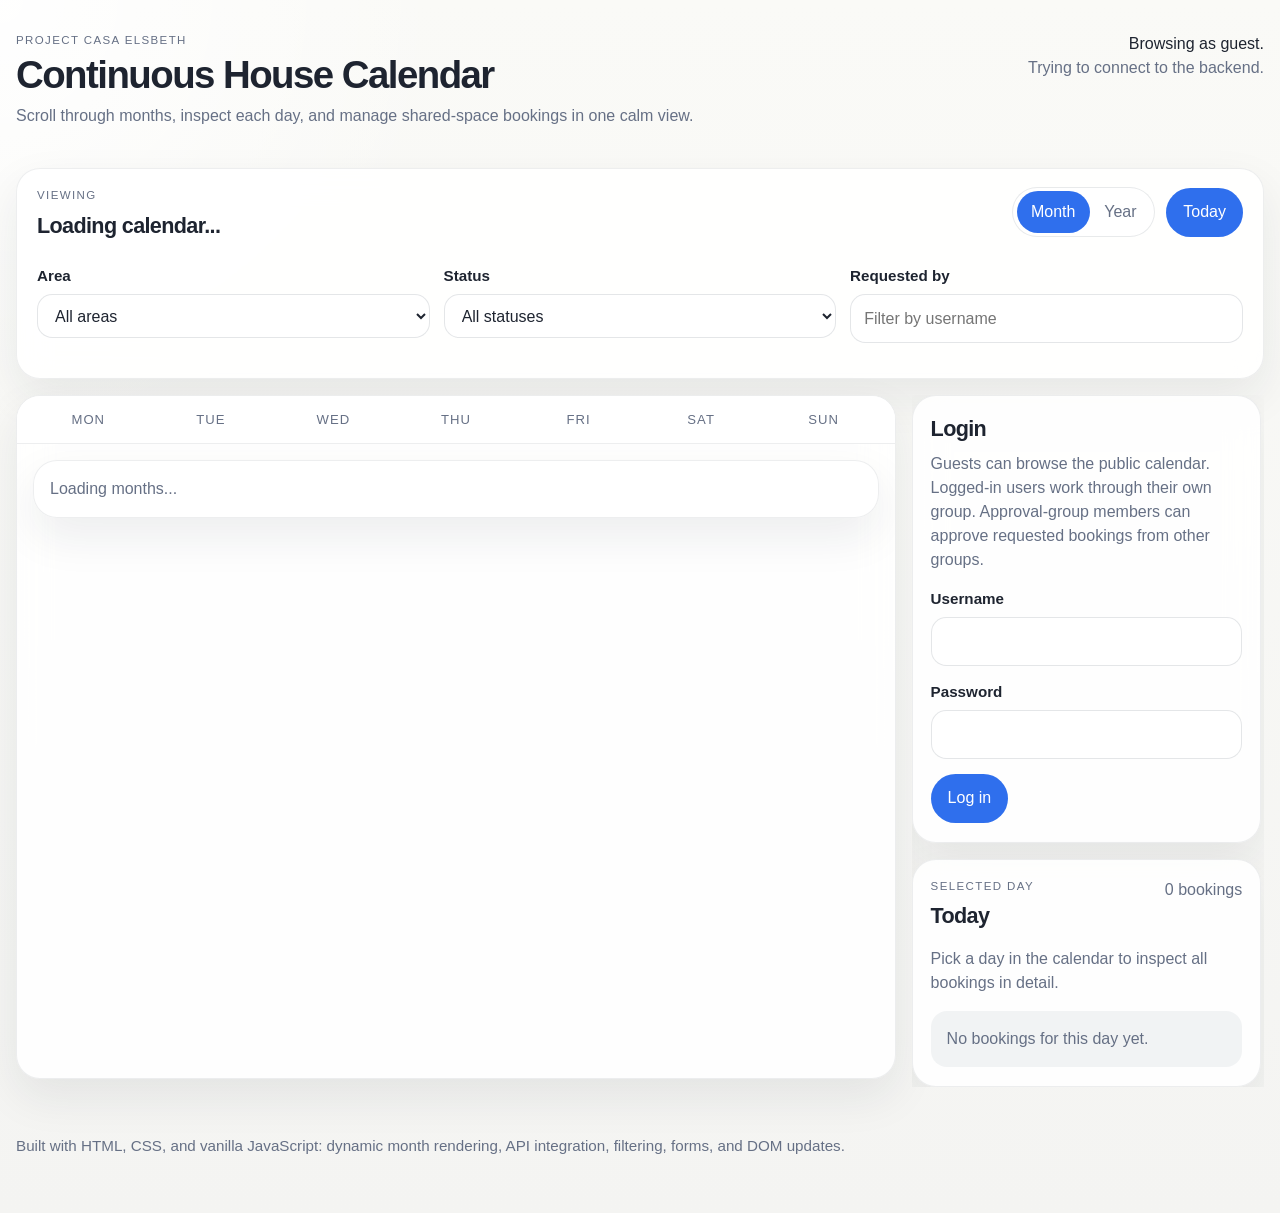
<file: frontend/index.html>
<!DOCTYPE html>
<html lang="en">
<head>
  <meta charset="UTF-8">
  <meta name="viewport" content="width=device-width, initial-scale=1.0">
  <title>Project Casa Elsbeth</title>
  <link rel="stylesheet" href="styles.css">
</head>
<body>
  <header class="page-header">
    <div class="page-width page-header-inner">
      <div>
        <p class="eyebrow">Project Casa Elsbeth</p>
        <h1 id="page-title">Continuous House Calendar</h1>
        <p class="subtitle">
          Scroll through months, inspect each day, and manage shared-space bookings in one calm view.
        </p>
      </div>

      <div class="header-status">
        <p id="session-text">Browsing as guest.</p>
        <p id="mode-text" class="small-text">Trying to connect to the backend.</p>
      </div>
    </div>
  </header>

  <main class="page-width page-main">
    <noscript>
      <p class="message-box message-error">
        This page needs JavaScript to load the calendar and handle the forms.
      </p>
    </noscript>

    <section class="toolbar panel">
      <div class="toolbar-top">
        <div>
          <p class="toolbar-label">Viewing</p>
          <h2 id="current-period-label">Loading calendar...</h2>
        </div>

        <div class="toolbar-actions">
          <div class="view-switch" id="view-switch" aria-label="Calendar view">
            <button id="month-view-button" type="button" class="toggle-button is-active" data-view="month" aria-pressed="true">Month</button>
            <button id="year-view-button" type="button" class="toggle-button" data-view="year" aria-pressed="false">Year</button>
          </div>

          <div class="view-switch hidden" id="display-switch" aria-label="Display mode">
            <button id="calendar-display-button" type="button" class="toggle-button is-active" data-display-mode="calendar" aria-pressed="true">Calendar</button>
            <button id="table-display-button" type="button" class="toggle-button" data-display-mode="table" aria-pressed="false">Table</button>
          </div>

          <a id="admin-page-button" class="secondary-button toolbar-link-button settings-link-button hidden" href="admin.html">Settings</a>
          <button id="today-button" type="button">Today</button>
          <button id="logout-button" type="button" class="secondary-button hidden">Log out</button>
        </div>
      </div>

      <div class="toolbar-controls">
        <div class="form-row compact-row" id="area-filter-row">
          <label for="area-filter">Area</label>
          <select id="area-filter" name="area-filter">
            <option value="">All areas</option>
          </select>
        </div>

        <div class="form-row compact-row" id="status-filter-row">
          <label for="status-filter">Status</label>
          <select id="status-filter" name="status-filter">
            <option value="">All statuses</option>
            <option value="requested">Requested</option>
            <option value="planned">Planned</option>
            <option value="approved">Approved</option>
            <option value="completed">Completed</option>
            <option value="rejected">Rejected</option>
            <option value="cancelled">Cancelled</option>
          </select>
        </div>

        <div class="form-row compact-row" id="person-filter-row">
          <label for="person-filter">Requested by</label>
          <input id="person-filter" name="person-filter" type="text" placeholder="Filter by username">
        </div>

        <div class="form-row compact-row hidden" id="table-sort-row">
          <label for="table-sort">Sort table by</label>
          <select id="table-sort" name="table-sort">
            <option value="start_asc">Start time: earliest first</option>
            <option value="start_desc">Start time: latest first</option>
            <option value="area_asc">Area</option>
            <option value="status_asc">Status</option>
            <option value="requester_asc">Requested by</option>
          </select>
        </div>

        <div class="form-row compact-row hidden" id="preview-role-row">
          <label for="preview-role">Preview as</label>
          <select id="preview-role" name="preview-role">
            <option value="current">Current view</option>
            <option value="member">Member</option>
            <option value="guest">Guest</option>
          </select>
        </div>

        <div class="form-row compact-row hidden" id="preview-group-row">
          <label for="preview-group">Preview group</label>
          <select id="preview-group" name="preview-group">
            <option value="">Choose a group</option>
          </select>
        </div>
      </div>
    </section>

    <div id="message-box" class="message-box hidden" role="status" aria-live="polite"></div>

    <div class="calendar-layout">
      <section class="calendar-shell panel">
        <section class="weekdays" id="weekdays-strip" aria-label="Weekday labels">
          <div class="weekdays-row">
            <span>Mon</span>
            <span>Tue</span>
            <span>Wed</span>
            <span>Thu</span>
            <span>Fri</span>
            <span>Sat</span>
            <span>Sun</span>
          </div>
        </section>

        <section id="calendar-periods" class="calendar-periods calendar-periods-month" aria-label="Continuous calendar view">
          <div class="panel month-panel month-loading">Loading months...</div>
        </section>
      </section>

      <aside class="details-column">
        <section class="panel" id="login-panel">
          <h2>Login</h2>
          <p class="small-text">
            Guests can browse the public calendar. Logged-in users work through their own group. Approval-group members can approve requested bookings from other groups.
          </p>
          <form id="login-form">
            <div class="form-row">
              <label for="username">Username</label>
              <input id="username" name="username" type="text" required>
            </div>
            <div class="form-row">
              <label for="password">Password</label>
              <input id="password" name="password" type="password" required>
            </div>
            <div class="button-row">
              <button type="submit">Log in</button>
            </div>
          </form>
        </section>

        <section class="panel hidden" id="booking-panel">
          <div class="booking-panel-header">
            <div>
              <h2 id="booking-panel-title">Create Booking</h2>
            </div>
            <button id="booking-panel-toggle" type="button" class="secondary-button" aria-expanded="false">Expand</button>
          </div>
          <div id="booking-panel-body" class="hidden">
            <p id="booking-panel-subtitle" class="small-text">
              Use the selected date as your anchor, then choose exact times for the booking.
            </p>
            <form id="booking-form">
            <div class="form-row">
              <label for="booking-status">Starts as</label>
              <select id="booking-status" name="booking-status" required>
                <option value="requested">Requested</option>
                <option value="planned">Planned</option>
              </select>
            </div>

            <div class="form-row hidden" id="owner-group-row">
              <label for="owner-group">Owner group</label>
              <select id="owner-group" name="owner-group">
                <option value="">Choose a group</option>
              </select>
            </div>

            <div class="form-row">
              <label for="area">Area</label>
              <select id="area" name="area" required>
                <option value="">Choose an area</option>
              </select>
            </div>

            <div class="form-row">
              <label for="booking-title">Name</label>
              <input
                id="booking-title"
                name="booking-title"
                type="text"
                maxlength="120"
                placeholder="Optional booking name"
              >
            </div>

            <div class="form-row">
              <label for="start-time">Start date and time</label>
              <input id="start-time" name="start-time" type="datetime-local" required>
            </div>

            <div class="form-row">
              <label for="end-time">End date and time</label>
              <input id="end-time" name="end-time" type="datetime-local" required>
            </div>

            <div class="form-row">
              <label for="note">Short note</label>
              <textarea
                id="note"
                name="note"
                rows="2"
                maxlength="200"
                placeholder="Optional short note (max 200 characters)"
              ></textarea>
            </div>

            <p id="booking-warning-text" class="small-text form-warning-text"></p>

            <div class="button-row">
              <button id="booking-submit-button" type="submit">Create booking</button>
              <button type="reset" class="secondary-button">Reset</button>
              <button id="booking-cancel-edit-button" type="button" class="secondary-button hidden">Cancel edit</button>
            </div>
            </form>
          </div>
        </section>

        <section class="panel day-panel" id="day-panel">
          <div class="day-panel-header">
            <div>
              <p class="toolbar-label">Selected day</p>
              <h2 id="selected-day-title">Today</h2>
            </div>
            <span id="selected-day-count" class="small-text">0 bookings</span>
          </div>

          <p id="selected-day-subtitle" class="small-text">
            Pick a day in the calendar to inspect all bookings in detail.
          </p>

          <div id="selected-day-bookings" class="booking-list">
            <p class="empty-state">No bookings for this day yet.</p>
          </div>

          <p id="guest-day-message" class="small-text hidden">
            Guests only see occupancy on the calendar. Log in to view booking details and states.
          </p>
        </section>

        <section class="panel booking-detail-panel hidden" id="booking-detail-panel">
          <div class="day-panel-header">
            <div>
              <p class="toolbar-label">Selected booking</p>
              <h2 id="selected-booking-title">No booking selected</h2>
            </div>
            <span id="selected-booking-status" class="small-text">Select a booking</span>
          </div>

          <p id="selected-booking-subtitle" class="small-text">
            Select a booking card or table row to inspect its approval chain and audit trail.
          </p>

          <div id="selected-booking-summary" class="booking-summary-box">
            <p class="empty-state">No booking selected yet.</p>
          </div>

          <div class="detail-split">
            <div>
              <h3>Approval chain</h3>
              <div id="approval-chain-list" class="audit-list">
                <p class="empty-state">Approval details will appear here.</p>
              </div>
            </div>

            <div>
              <h3>Change log</h3>
              <div id="booking-audit-list" class="audit-list">
                <p class="empty-state">Change history will appear here.</p>
              </div>
            </div>
          </div>
        </section>
      </aside>
    </div>
  </main>

  <footer class="page-footer">
    <div class="page-width footer-inner">
      <p>
        Built with HTML, CSS, and vanilla JavaScript: dynamic month rendering, API integration, filtering, forms, and DOM updates.
      </p>
    </div>
  </footer>

  <script src="app.js"></script>
  <script src="jquery-enhancements.js"></script>
</body>
</html>
</file>
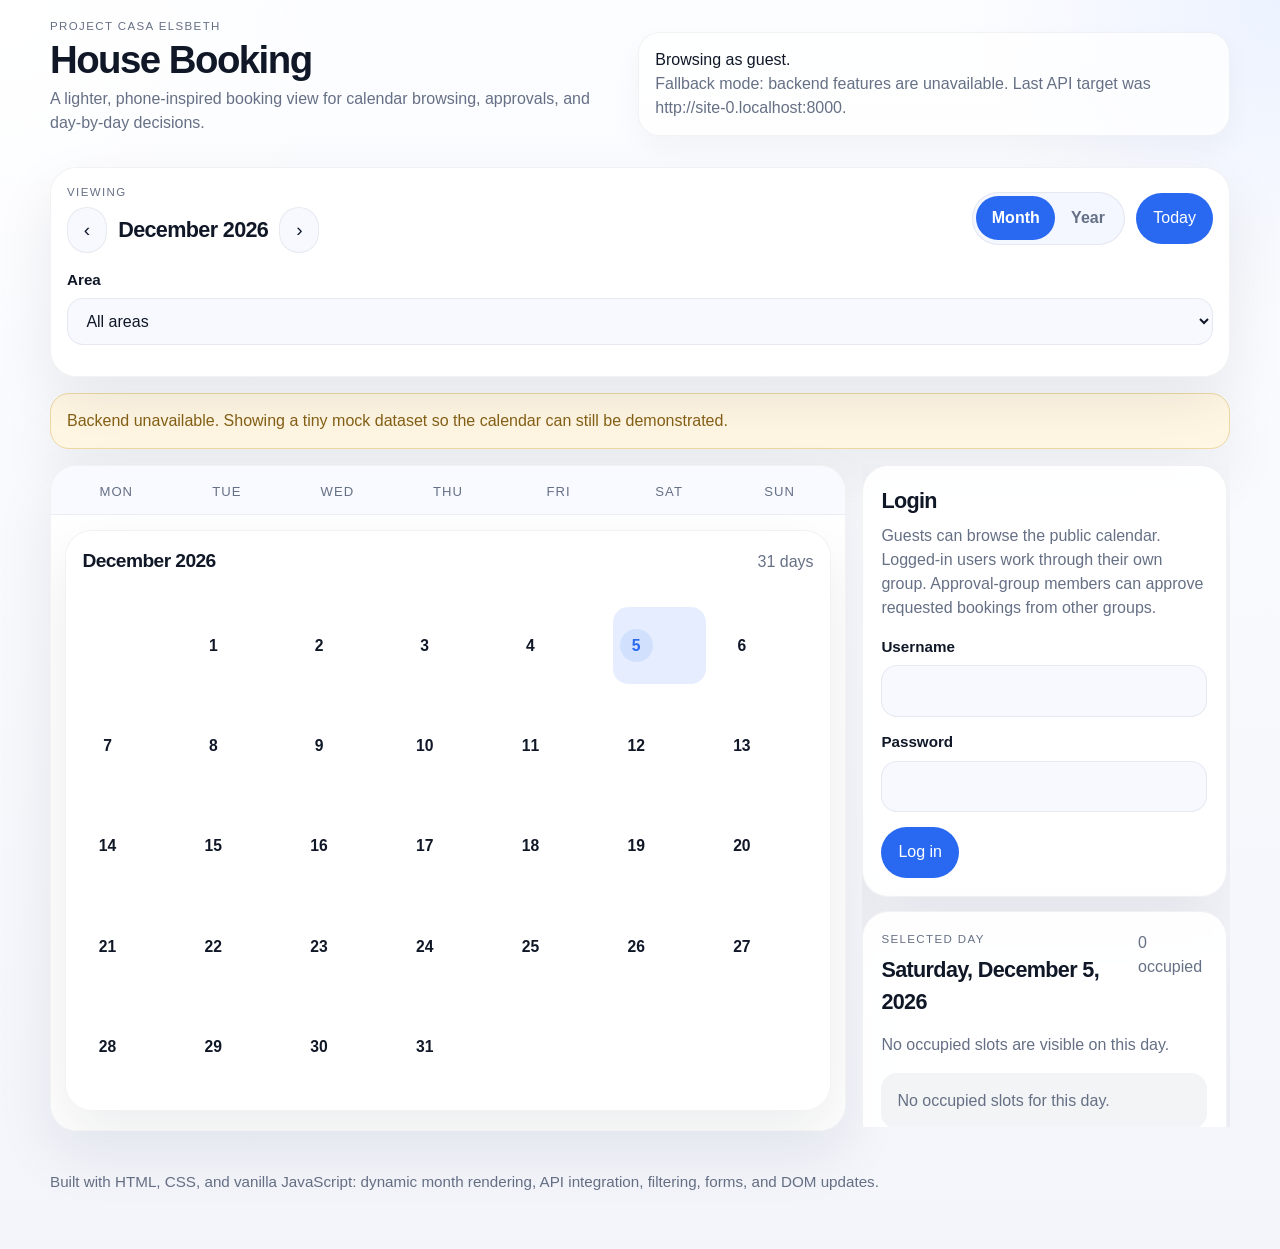
<file: deployment_candidate_v1/frontend/index.html>
<!DOCTYPE html>
<html lang="en">
<head>
  <meta charset="UTF-8">
  <meta name="viewport" content="width=device-width, initial-scale=1.0">
  <title>Project Casa Elsbeth</title>
  <script src="config.js"></script>
  <link rel="stylesheet" href="styles.css?v=2026-05-12-smartphone-v2h">
</head>
<body>
  <header class="page-header">
    <div class="page-width page-header-inner">
      <div class="header-copy">
        <p class="eyebrow">Project Casa Elsbeth</p>
        <h1 id="page-title">House Booking</h1>
        <p class="subtitle">
          A lighter, phone-inspired booking view for calendar browsing, approvals, and day-by-day decisions.
        </p>
      </div>

      <div class="header-status">
        <p id="session-text">Browsing as guest.</p>
        <p id="mode-text" class="small-text">Trying to connect to the backend.</p>
      </div>
    </div>
  </header>

  <main class="page-width page-main">
    <noscript>
      <p class="message-box message-error">
        This page needs JavaScript to load the calendar and handle the forms.
      </p>
    </noscript>

    <section class="toolbar panel">
      <div class="toolbar-top">
        <div class="period-heading-block">
          <p class="toolbar-label">Viewing</p>
          <div class="period-heading-row">
            <button id="period-previous-button" type="button" class="secondary-button icon-button period-nav-button" aria-label="Previous period">&#x2039;</button>
            <h2 id="current-period-label">Loading calendar...</h2>
            <button id="period-next-button" type="button" class="secondary-button icon-button period-nav-button" aria-label="Next period">&#x203A;</button>
          </div>
        </div>

        <div class="toolbar-actions">
          <div class="view-switch" id="view-switch" aria-label="Calendar view">
            <button id="month-view-button" type="button" class="toggle-button is-active" data-view="month" aria-pressed="true">Month</button>
            <button id="year-view-button" type="button" class="toggle-button" data-view="year" aria-pressed="false">Year</button>
          </div>

          <div class="view-switch hidden" id="display-switch" aria-label="Display mode">
            <button id="calendar-display-button" type="button" class="toggle-button is-active" data-display-mode="calendar" aria-pressed="true">Calendar</button>
            <button id="table-display-button" type="button" class="toggle-button" data-display-mode="table" aria-pressed="false">Table</button>
          </div>

          <a id="admin-page-button" class="secondary-button toolbar-link-button settings-link-button hidden" href="admin.html">Settings</a>
          <button id="today-button" type="button">Today</button>
          <button id="logout-button" type="button" class="secondary-button hidden">Log out</button>
        </div>
      </div>

      <div class="toolbar-controls">
        <div class="form-row compact-row" id="area-filter-row">
          <label for="area-filter">Area</label>
          <select id="area-filter" name="area-filter">
            <option value="">All areas</option>
          </select>
        </div>

        <div class="form-row compact-row" id="status-filter-row">
          <label for="status-filter">Status</label>
          <select id="status-filter" name="status-filter">
            <option value="">All statuses</option>
            <option value="requested">Requested</option>
            <option value="planned">Planned</option>
            <option value="approved">Approved</option>
            <option value="completed">Completed</option>
            <option value="rejected">Rejected</option>
            <option value="cancelled">Cancelled</option>
          </select>
        </div>

        <div class="form-row compact-row" id="person-filter-row">
          <label for="person-filter">Requested by</label>
          <input id="person-filter" name="person-filter" type="text" placeholder="Filter by username">
        </div>

        <div class="form-row compact-row hidden" id="table-sort-row">
          <label for="table-sort">Sort table by</label>
          <select id="table-sort" name="table-sort">
            <option value="start_asc">Start time: earliest first</option>
            <option value="start_desc">Start time: latest first</option>
            <option value="area_asc">Area</option>
            <option value="status_asc">Status</option>
            <option value="requester_asc">Requested by</option>
          </select>
        </div>

        <div class="form-row compact-row hidden" id="preview-role-row">
          <label for="preview-role">Preview as</label>
          <select id="preview-role" name="preview-role">
            <option value="current">Current view</option>
            <option value="member">Member</option>
            <option value="guest">Guest</option>
          </select>
        </div>

        <div class="form-row compact-row hidden" id="preview-group-row">
          <label for="preview-group">Preview group</label>
          <select id="preview-group" name="preview-group">
            <option value="">Choose a group</option>
          </select>
        </div>
      </div>
    </section>

    <div id="message-box" class="message-box hidden" role="status" aria-live="polite"></div>

    <section id="mobile-app-shell" class="mobile-app-shell hidden" aria-label="Mobile app view">
      <main id="mobile-screen-root" class="mobile-screen-root" aria-live="polite"></main>

      <nav id="mobile-bottom-nav" class="mobile-bottom-nav" aria-label="Main navigation">
        <button type="button" class="mobile-nav-button" data-mobile-view="calendar">
          <span class="mobile-nav-label">Calendar</span>
        </button>
        <button type="button" class="mobile-nav-button" data-mobile-view="bookings">
          <span class="mobile-nav-label">Bookings</span>
        </button>
        <button type="button" class="mobile-nav-button" data-mobile-view="create">
          <span class="mobile-nav-label">Create</span>
        </button>
        <button type="button" class="mobile-nav-button" data-mobile-view="approvals">
          <span class="mobile-nav-label">Approvals</span>
        </button>
        <button type="button" class="mobile-nav-button" data-mobile-view="more">
          <span class="mobile-nav-label">More</span>
        </button>
      </nav>
    </section>

    <div class="calendar-layout">
      <section class="calendar-main-column">
        <section class="calendar-shell panel">
        <section class="weekdays" id="weekdays-strip" aria-label="Weekday labels">
          <div class="weekdays-row">
            <span>Mon</span>
            <span>Tue</span>
            <span>Wed</span>
            <span>Thu</span>
            <span>Fri</span>
            <span>Sat</span>
            <span>Sun</span>
          </div>
        </section>

        <section id="calendar-periods" class="calendar-periods calendar-periods-month" aria-label="Calendar view">
          <div class="panel month-panel month-loading">Loading calendar...</div>
        </section>
        </section>

        <section class="panel booking-detail-panel hidden" id="booking-detail-panel">
          <div class="day-panel-header">
            <div>
              <p class="toolbar-label">Selected booking</p>
              <h2 id="selected-booking-title">No booking selected</h2>
            </div>
            <span id="selected-booking-status" class="small-text">Select a booking</span>
          </div>

          <p id="selected-booking-subtitle" class="small-text">
            Select a booking card or table row to inspect its approval chain and audit trail.
          </p>

          <div id="selected-booking-summary" class="booking-summary-box">
            <p class="empty-state">No booking selected yet.</p>
          </div>

          <div id="selected-booking-cycle" class="booking-cycle-box">
            <p class="empty-state">Booking lifecycle details will appear here.</p>
          </div>

          <section class="detail-card">
            <div class="detail-card-header">
              <h3>Approval chain</h3>
            </div>
            <div id="approval-chain-list" class="audit-list">
              <p class="empty-state">Approval details will appear here.</p>
            </div>
          </section>

          <section class="detail-card">
            <div class="detail-card-header">
              <h3>Change log</h3>
            </div>
            <div id="booking-audit-list" class="audit-list">
              <p class="empty-state">Change history will appear here.</p>
            </div>
          </section>
        </section>
      </section>

      <aside class="details-column">
        <section class="panel" id="login-panel">
          <h2>Login</h2>
          <p class="small-text">
            Guests can browse the public calendar. Logged-in users work through their own group. Approval-group members can approve requested bookings from other groups.
          </p>
          <form id="login-form">
            <div class="form-row">
              <label for="username">Username</label>
              <input id="username" name="username" type="text" required>
            </div>
            <div class="form-row">
              <label for="password">Password</label>
              <input id="password" name="password" type="password" required>
            </div>
            <div class="button-row">
              <button type="submit">Log in</button>
            </div>
          </form>
        </section>

        <section class="panel hidden" id="booking-panel">
          <div class="booking-panel-header">
            <div>
              <h2 id="booking-panel-title">Create Booking</h2>
            </div>
            <button id="booking-panel-toggle" type="button" class="secondary-button" aria-expanded="false">Show</button>
          </div>
          <div id="booking-panel-body" class="hidden">
            <p id="booking-panel-subtitle" class="small-text">
              Use the selected date as your anchor, then choose exact times for the booking.
            </p>
            <form id="booking-form">
            <div class="form-row">
              <label for="booking-status">Starts as</label>
              <select id="booking-status" name="booking-status" required>
                <option value="requested">Requested</option>
                <option value="planned">Planned</option>
              </select>
            </div>

            <div class="form-row hidden" id="owner-group-row">
              <label for="owner-group">Owner group</label>
              <select id="owner-group" name="owner-group">
                <option value="">Choose a group</option>
              </select>
            </div>

            <div class="form-row">
              <label>Areas</label>
              <div id="area-options" class="area-selection-list"></div>
              <p class="small-text">Choose one or more areas for the same booking.</p>
            </div>

            <div class="form-row">
              <label for="booking-title">Name</label>
              <input
                id="booking-title"
                name="booking-title"
                type="text"
                maxlength="120"
                placeholder="Required booking name"
              >
            </div>

            <div class="form-row">
              <label for="start-time">Start date and time</label>
              <input id="start-time" name="start-time" type="datetime-local" required>
            </div>

            <div class="form-row">
              <label for="end-time">End date and time</label>
              <input id="end-time" name="end-time" type="datetime-local" required>
            </div>

            <div class="form-row">
              <label for="note">Short note</label>
              <textarea
                id="note"
                name="note"
                rows="2"
                maxlength="200"
                placeholder="Optional short note (max 200 characters)"
              ></textarea>
            </div>

            <p id="booking-warning-text" class="small-text form-warning-text"></p>

            <div class="button-row">
              <button id="booking-submit-button" type="submit">Create booking</button>
              <button type="reset" class="secondary-button">Reset</button>
              <button id="booking-cancel-edit-button" type="button" class="secondary-button hidden">Cancel edit</button>
            </div>
            </form>
          </div>
        </section>

        <section class="panel day-panel" id="day-panel">
          <div class="day-panel-header">
            <div>
              <p class="toolbar-label">Selected day</p>
              <h2 id="selected-day-title">Today</h2>
            </div>
            <span id="selected-day-count" class="small-text">0 bookings</span>
          </div>

          <p id="selected-day-subtitle" class="small-text">
            Pick a day in the calendar to inspect all bookings in detail.
          </p>

          <div id="selected-day-bookings" class="booking-list">
            <p class="empty-state">No bookings for this day yet.</p>
          </div>

          <p id="guest-day-message" class="small-text hidden">
            Guests only see occupancy on the calendar. Log in to view booking details and states.
          </p>
        </section>
      </aside>
    </div>
  </main>

  <footer class="page-footer">
    <div class="page-width footer-inner">
      <p>
        Built with HTML, CSS, and vanilla JavaScript: dynamic month rendering, API integration, filtering, forms, and DOM updates.
      </p>
    </div>
  </footer>

  <script src="app.js?v=2026-05-12-smartphone-v2h"></script>
  <script src="jquery-enhancements.js?v=2026-05-10-mobile-shell-fix1"></script>
</body>
</html>
</file>
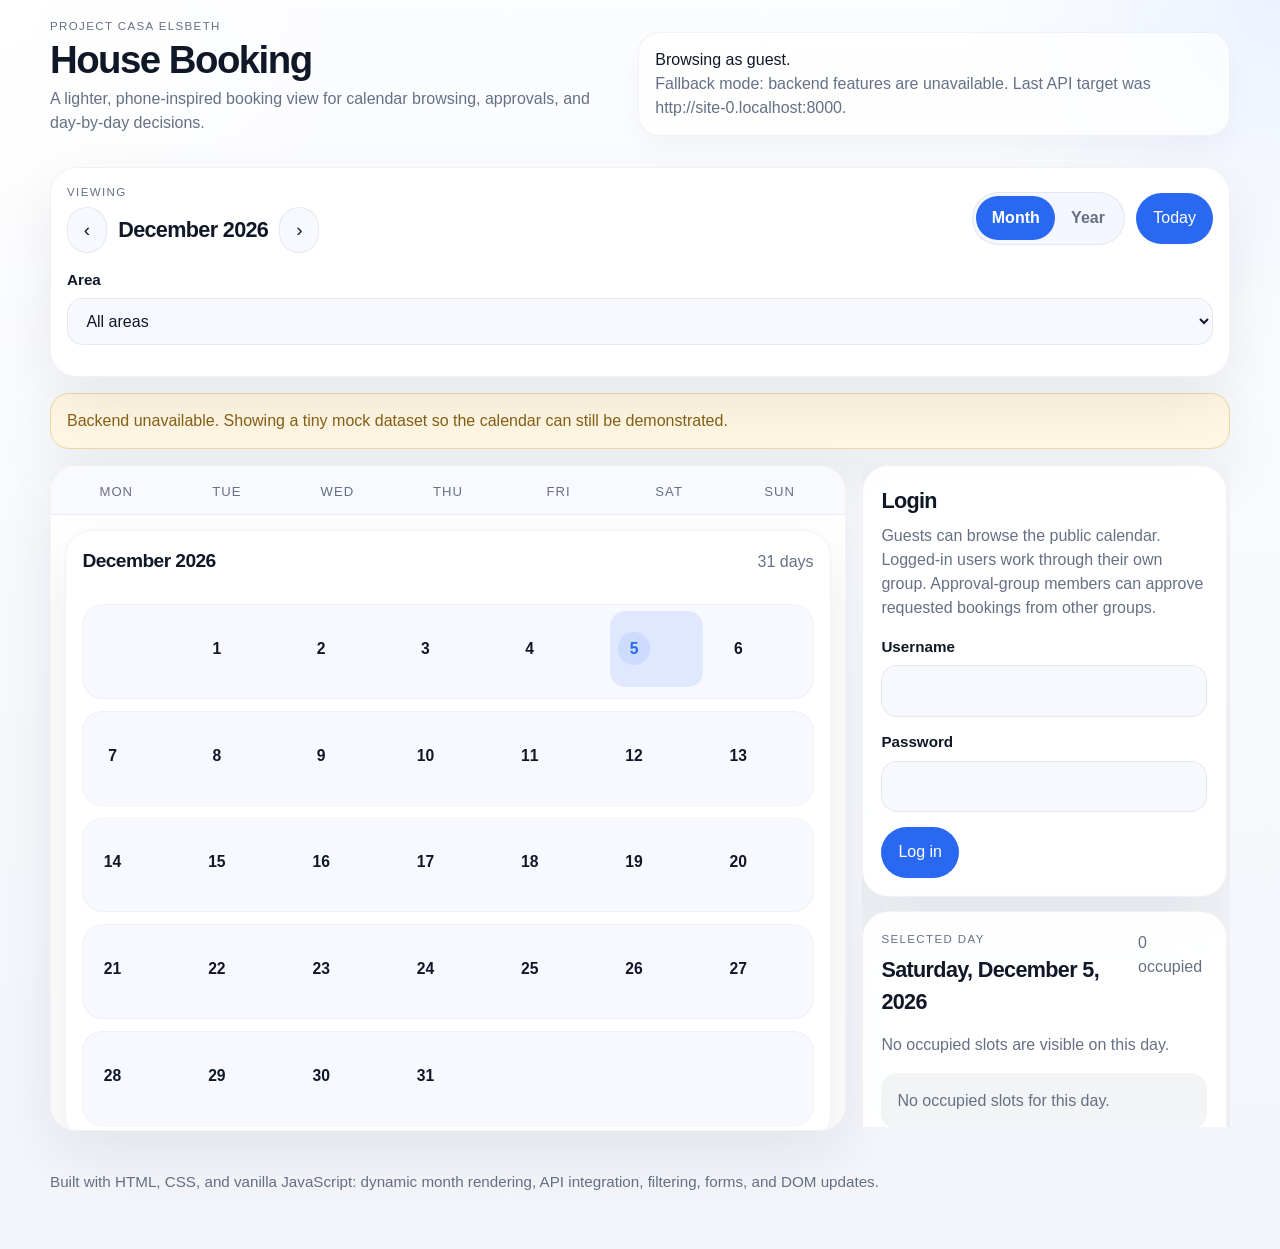
<file: iphone-redesign-v1/frontend/index.html>
<!DOCTYPE html>
<html lang="en">
<head>
  <meta charset="UTF-8">
  <meta name="viewport" content="width=device-width, initial-scale=1.0">
  <title>Project Casa Elsbeth</title>
  <link rel="stylesheet" href="styles.css?v=2026-05-10-multi-area3">
</head>
<body>
  <header class="page-header">
    <div class="page-width page-header-inner">
      <div class="header-copy">
        <p class="eyebrow">Project Casa Elsbeth</p>
        <h1 id="page-title">House Booking</h1>
        <p class="subtitle">
          A lighter, phone-inspired booking view for calendar browsing, approvals, and day-by-day decisions.
        </p>
      </div>

      <div class="header-status">
        <p id="session-text">Browsing as guest.</p>
        <p id="mode-text" class="small-text">Trying to connect to the backend.</p>
      </div>
    </div>
  </header>

  <main class="page-width page-main">
    <noscript>
      <p class="message-box message-error">
        This page needs JavaScript to load the calendar and handle the forms.
      </p>
    </noscript>

    <section class="toolbar panel">
      <div class="toolbar-top">
        <div class="period-heading-block">
          <p class="toolbar-label">Viewing</p>
          <div class="period-heading-row">
            <button id="period-previous-button" type="button" class="secondary-button icon-button period-nav-button" aria-label="Previous period">&#x2039;</button>
            <h2 id="current-period-label">Loading calendar...</h2>
            <button id="period-next-button" type="button" class="secondary-button icon-button period-nav-button" aria-label="Next period">&#x203A;</button>
          </div>
        </div>

        <div class="toolbar-actions">
          <div class="view-switch" id="view-switch" aria-label="Calendar view">
            <button id="month-view-button" type="button" class="toggle-button is-active" data-view="month" aria-pressed="true">Month</button>
            <button id="year-view-button" type="button" class="toggle-button" data-view="year" aria-pressed="false">Year</button>
          </div>

          <div class="view-switch hidden" id="display-switch" aria-label="Display mode">
            <button id="calendar-display-button" type="button" class="toggle-button is-active" data-display-mode="calendar" aria-pressed="true">Calendar</button>
            <button id="table-display-button" type="button" class="toggle-button" data-display-mode="table" aria-pressed="false">Table</button>
          </div>

          <a id="admin-page-button" class="secondary-button toolbar-link-button settings-link-button hidden" href="admin.html">Settings</a>
          <button id="today-button" type="button">Today</button>
          <button id="logout-button" type="button" class="secondary-button hidden">Log out</button>
        </div>
      </div>

      <div class="toolbar-controls">
        <div class="form-row compact-row" id="area-filter-row">
          <label for="area-filter">Area</label>
          <select id="area-filter" name="area-filter">
            <option value="">All areas</option>
          </select>
        </div>

        <div class="form-row compact-row" id="status-filter-row">
          <label for="status-filter">Status</label>
          <select id="status-filter" name="status-filter">
            <option value="">All statuses</option>
            <option value="requested">Requested</option>
            <option value="planned">Planned</option>
            <option value="approved">Approved</option>
            <option value="completed">Completed</option>
            <option value="rejected">Rejected</option>
            <option value="cancelled">Cancelled</option>
          </select>
        </div>

        <div class="form-row compact-row" id="person-filter-row">
          <label for="person-filter">Requested by</label>
          <input id="person-filter" name="person-filter" type="text" placeholder="Filter by username">
        </div>

        <div class="form-row compact-row hidden" id="table-sort-row">
          <label for="table-sort">Sort table by</label>
          <select id="table-sort" name="table-sort">
            <option value="start_asc">Start time: earliest first</option>
            <option value="start_desc">Start time: latest first</option>
            <option value="area_asc">Area</option>
            <option value="status_asc">Status</option>
            <option value="requester_asc">Requested by</option>
          </select>
        </div>

        <div class="form-row compact-row hidden" id="preview-role-row">
          <label for="preview-role">Preview as</label>
          <select id="preview-role" name="preview-role">
            <option value="current">Current view</option>
            <option value="member">Member</option>
            <option value="guest">Guest</option>
          </select>
        </div>

        <div class="form-row compact-row hidden" id="preview-group-row">
          <label for="preview-group">Preview group</label>
          <select id="preview-group" name="preview-group">
            <option value="">Choose a group</option>
          </select>
        </div>
      </div>
    </section>

    <div id="message-box" class="message-box hidden" role="status" aria-live="polite"></div>

    <section id="mobile-app-shell" class="mobile-app-shell hidden" aria-label="Mobile app view">
      <header class="mobile-app-header panel">
        <div>
          <p class="mobile-app-title">Casa Elsbeth</p>
          <p id="mobile-session-text" class="mobile-app-subtitle">Browsing as guest.</p>
        </div>
        <button id="mobile-logout-button" type="button" class="secondary-button hidden">Log out</button>
      </header>

      <main id="mobile-screen-root" class="mobile-screen-root" aria-live="polite"></main>

      <nav id="mobile-bottom-nav" class="mobile-bottom-nav" aria-label="Main navigation">
        <button type="button" class="mobile-nav-button" data-mobile-view="calendar">
          <span class="mobile-nav-label">Calendar</span>
        </button>
        <button type="button" class="mobile-nav-button" data-mobile-view="bookings">
          <span class="mobile-nav-label">Bookings</span>
        </button>
        <button type="button" class="mobile-nav-button" data-mobile-view="create">
          <span class="mobile-nav-label">Create</span>
        </button>
        <button type="button" class="mobile-nav-button" data-mobile-view="approvals">
          <span class="mobile-nav-label">Approvals</span>
        </button>
        <button type="button" class="mobile-nav-button" data-mobile-view="more">
          <span class="mobile-nav-label">More</span>
        </button>
      </nav>
    </section>

    <div class="calendar-layout">
      <section class="calendar-main-column">
        <section class="calendar-shell panel">
        <section class="weekdays" id="weekdays-strip" aria-label="Weekday labels">
          <div class="weekdays-row">
            <span>Mon</span>
            <span>Tue</span>
            <span>Wed</span>
            <span>Thu</span>
            <span>Fri</span>
            <span>Sat</span>
            <span>Sun</span>
          </div>
        </section>

        <section id="calendar-periods" class="calendar-periods calendar-periods-month" aria-label="Calendar view">
          <div class="panel month-panel month-loading">Loading calendar...</div>
        </section>
        </section>

        <section class="panel booking-detail-panel hidden" id="booking-detail-panel">
          <div class="day-panel-header">
            <div>
              <p class="toolbar-label">Selected booking</p>
              <h2 id="selected-booking-title">No booking selected</h2>
            </div>
            <span id="selected-booking-status" class="small-text">Select a booking</span>
          </div>

          <p id="selected-booking-subtitle" class="small-text">
            Select a booking card or table row to inspect its approval chain and audit trail.
          </p>

          <div id="selected-booking-summary" class="booking-summary-box">
            <p class="empty-state">No booking selected yet.</p>
          </div>

          <div id="selected-booking-cycle" class="booking-cycle-box">
            <p class="empty-state">Booking lifecycle details will appear here.</p>
          </div>

          <section class="detail-card">
            <div class="detail-card-header">
              <h3>Approval chain</h3>
            </div>
            <div id="approval-chain-list" class="audit-list">
              <p class="empty-state">Approval details will appear here.</p>
            </div>
          </section>

          <section class="detail-card">
            <div class="detail-card-header">
              <h3>Change log</h3>
            </div>
            <div id="booking-audit-list" class="audit-list">
              <p class="empty-state">Change history will appear here.</p>
            </div>
          </section>
        </section>
      </section>

      <aside class="details-column">
        <section class="panel" id="login-panel">
          <h2>Login</h2>
          <p class="small-text">
            Guests can browse the public calendar. Logged-in users work through their own group. Approval-group members can approve requested bookings from other groups.
          </p>
          <form id="login-form">
            <div class="form-row">
              <label for="username">Username</label>
              <input id="username" name="username" type="text" required>
            </div>
            <div class="form-row">
              <label for="password">Password</label>
              <input id="password" name="password" type="password" required>
            </div>
            <div class="button-row">
              <button type="submit">Log in</button>
            </div>
          </form>
        </section>

        <section class="panel hidden" id="booking-panel">
          <div class="booking-panel-header">
            <div>
              <h2 id="booking-panel-title">Create Booking</h2>
            </div>
            <button id="booking-panel-toggle" type="button" class="secondary-button" aria-expanded="false">Show</button>
          </div>
          <div id="booking-panel-body" class="hidden">
            <p id="booking-panel-subtitle" class="small-text">
              Use the selected date as your anchor, then choose exact times for the booking.
            </p>
            <form id="booking-form">
            <div class="form-row">
              <label for="booking-status">Starts as</label>
              <select id="booking-status" name="booking-status" required>
                <option value="requested">Requested</option>
                <option value="planned">Planned</option>
              </select>
            </div>

            <div class="form-row hidden" id="owner-group-row">
              <label for="owner-group">Owner group</label>
              <select id="owner-group" name="owner-group">
                <option value="">Choose a group</option>
              </select>
            </div>

            <div class="form-row">
              <label>Areas</label>
              <div id="area-options" class="area-selection-list"></div>
              <p class="small-text">Choose one or more areas for the same booking.</p>
            </div>

            <div class="form-row">
              <label for="booking-title">Name</label>
              <input
                id="booking-title"
                name="booking-title"
                type="text"
                maxlength="120"
                placeholder="Required booking name"
              >
            </div>

            <div class="form-row">
              <label for="start-time">Start date and time</label>
              <input id="start-time" name="start-time" type="datetime-local" required>
            </div>

            <div class="form-row">
              <label for="end-time">End date and time</label>
              <input id="end-time" name="end-time" type="datetime-local" required>
            </div>

            <div class="form-row">
              <label for="note">Short note</label>
              <textarea
                id="note"
                name="note"
                rows="2"
                maxlength="200"
                placeholder="Optional short note (max 200 characters)"
              ></textarea>
            </div>

            <p id="booking-warning-text" class="small-text form-warning-text"></p>

            <div class="button-row">
              <button id="booking-submit-button" type="submit">Create booking</button>
              <button type="reset" class="secondary-button">Reset</button>
              <button id="booking-cancel-edit-button" type="button" class="secondary-button hidden">Cancel edit</button>
            </div>
            </form>
          </div>
        </section>

        <section class="panel day-panel" id="day-panel">
          <div class="day-panel-header">
            <div>
              <p class="toolbar-label">Selected day</p>
              <h2 id="selected-day-title">Today</h2>
            </div>
            <span id="selected-day-count" class="small-text">0 bookings</span>
          </div>

          <p id="selected-day-subtitle" class="small-text">
            Pick a day in the calendar to inspect all bookings in detail.
          </p>

          <div id="selected-day-bookings" class="booking-list">
            <p class="empty-state">No bookings for this day yet.</p>
          </div>

          <p id="guest-day-message" class="small-text hidden">
            Guests only see occupancy on the calendar. Log in to view booking details and states.
          </p>
        </section>
      </aside>
    </div>
  </main>

  <footer class="page-footer">
    <div class="page-width footer-inner">
      <p>
        Built with HTML, CSS, and vanilla JavaScript: dynamic month rendering, API integration, filtering, forms, and DOM updates.
      </p>
    </div>
  </footer>

  <script src="app.js?v=2026-05-10-multi-area3"></script>
  <script src="jquery-enhancements.js?v=2026-05-10-mobile-shell-fix1"></script>
</body>
</html>
</file>
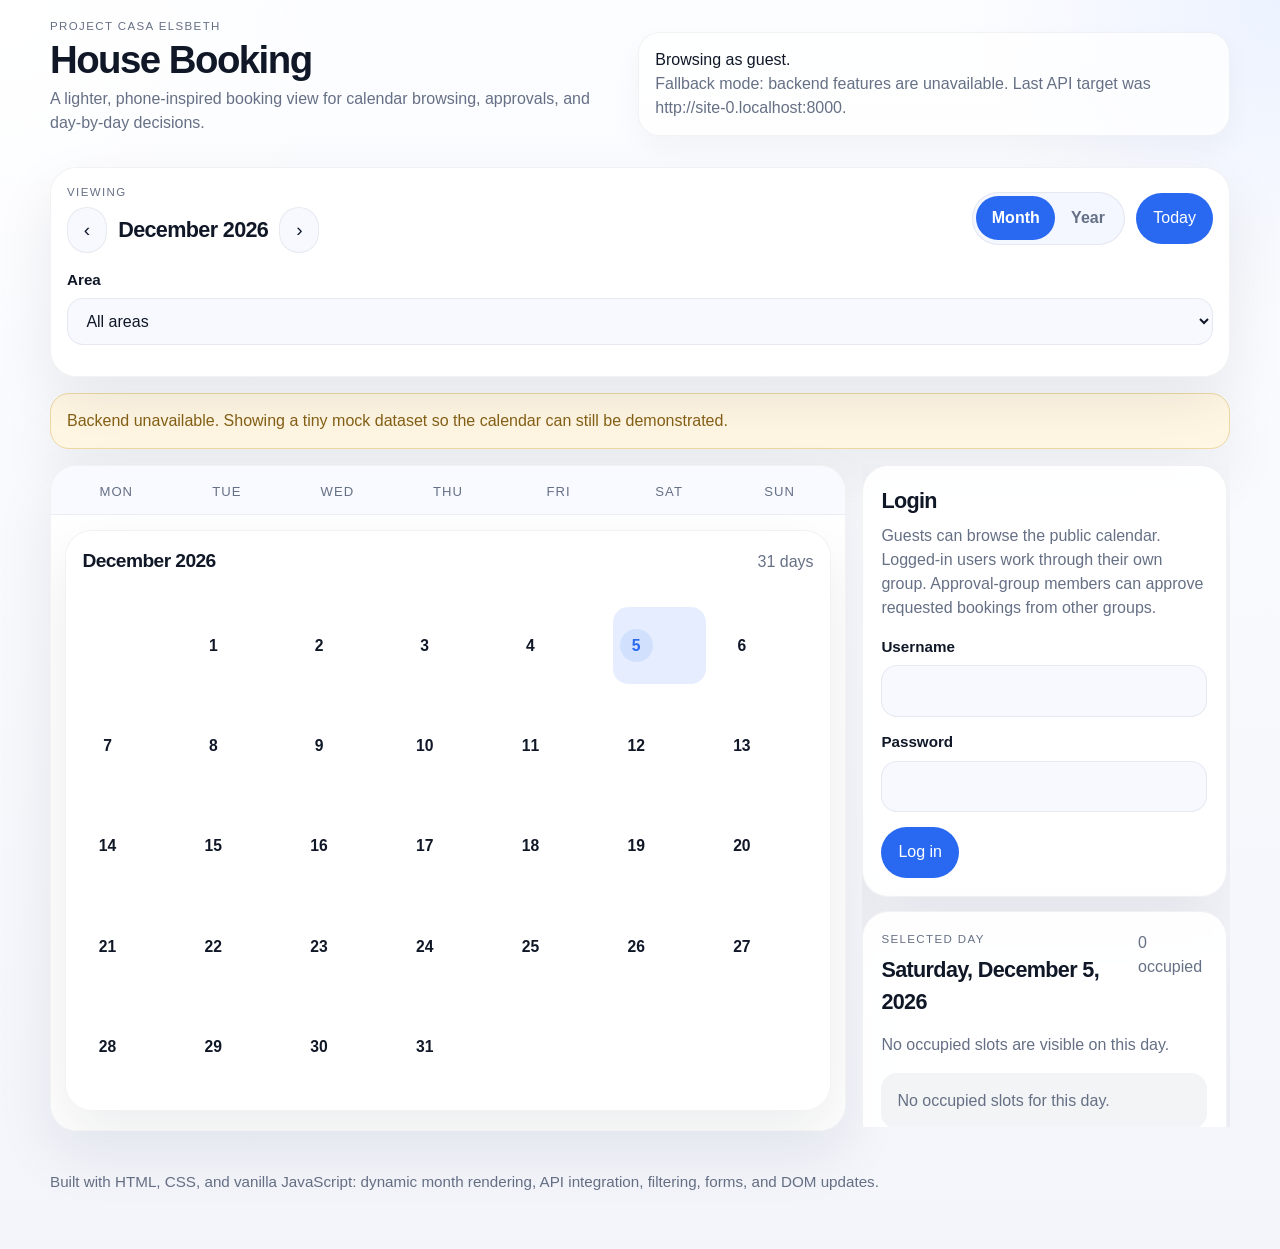
<file: smartphone_redesign-v2/frontend/index.html>
<!DOCTYPE html>
<html lang="en">
<head>
  <meta charset="UTF-8">
  <meta name="viewport" content="width=device-width, initial-scale=1.0">
  <title>Project Casa Elsbeth</title>
  <link rel="stylesheet" href="styles.css?v=2026-05-12-smartphone-v2h">
</head>
<body>
  <header class="page-header">
    <div class="page-width page-header-inner">
      <div class="header-copy">
        <p class="eyebrow">Project Casa Elsbeth</p>
        <h1 id="page-title">House Booking</h1>
        <p class="subtitle">
          A lighter, phone-inspired booking view for calendar browsing, approvals, and day-by-day decisions.
        </p>
      </div>

      <div class="header-status">
        <p id="session-text">Browsing as guest.</p>
        <p id="mode-text" class="small-text">Trying to connect to the backend.</p>
      </div>
    </div>
  </header>

  <main class="page-width page-main">
    <noscript>
      <p class="message-box message-error">
        This page needs JavaScript to load the calendar and handle the forms.
      </p>
    </noscript>

    <section class="toolbar panel">
      <div class="toolbar-top">
        <div class="period-heading-block">
          <p class="toolbar-label">Viewing</p>
          <div class="period-heading-row">
            <button id="period-previous-button" type="button" class="secondary-button icon-button period-nav-button" aria-label="Previous period">&#x2039;</button>
            <h2 id="current-period-label">Loading calendar...</h2>
            <button id="period-next-button" type="button" class="secondary-button icon-button period-nav-button" aria-label="Next period">&#x203A;</button>
          </div>
        </div>

        <div class="toolbar-actions">
          <div class="view-switch" id="view-switch" aria-label="Calendar view">
            <button id="month-view-button" type="button" class="toggle-button is-active" data-view="month" aria-pressed="true">Month</button>
            <button id="year-view-button" type="button" class="toggle-button" data-view="year" aria-pressed="false">Year</button>
          </div>

          <div class="view-switch hidden" id="display-switch" aria-label="Display mode">
            <button id="calendar-display-button" type="button" class="toggle-button is-active" data-display-mode="calendar" aria-pressed="true">Calendar</button>
            <button id="table-display-button" type="button" class="toggle-button" data-display-mode="table" aria-pressed="false">Table</button>
          </div>

          <a id="admin-page-button" class="secondary-button toolbar-link-button settings-link-button hidden" href="admin.html">Settings</a>
          <button id="today-button" type="button">Today</button>
          <button id="logout-button" type="button" class="secondary-button hidden">Log out</button>
        </div>
      </div>

      <div class="toolbar-controls">
        <div class="form-row compact-row" id="area-filter-row">
          <label for="area-filter">Area</label>
          <select id="area-filter" name="area-filter">
            <option value="">All areas</option>
          </select>
        </div>

        <div class="form-row compact-row" id="status-filter-row">
          <label for="status-filter">Status</label>
          <select id="status-filter" name="status-filter">
            <option value="">All statuses</option>
            <option value="requested">Requested</option>
            <option value="planned">Planned</option>
            <option value="approved">Approved</option>
            <option value="completed">Completed</option>
            <option value="rejected">Rejected</option>
            <option value="cancelled">Cancelled</option>
          </select>
        </div>

        <div class="form-row compact-row" id="person-filter-row">
          <label for="person-filter">Requested by</label>
          <input id="person-filter" name="person-filter" type="text" placeholder="Filter by username">
        </div>

        <div class="form-row compact-row hidden" id="table-sort-row">
          <label for="table-sort">Sort table by</label>
          <select id="table-sort" name="table-sort">
            <option value="start_asc">Start time: earliest first</option>
            <option value="start_desc">Start time: latest first</option>
            <option value="area_asc">Area</option>
            <option value="status_asc">Status</option>
            <option value="requester_asc">Requested by</option>
          </select>
        </div>

        <div class="form-row compact-row hidden" id="preview-role-row">
          <label for="preview-role">Preview as</label>
          <select id="preview-role" name="preview-role">
            <option value="current">Current view</option>
            <option value="member">Member</option>
            <option value="guest">Guest</option>
          </select>
        </div>

        <div class="form-row compact-row hidden" id="preview-group-row">
          <label for="preview-group">Preview group</label>
          <select id="preview-group" name="preview-group">
            <option value="">Choose a group</option>
          </select>
        </div>
      </div>
    </section>

    <div id="message-box" class="message-box hidden" role="status" aria-live="polite"></div>

    <section id="mobile-app-shell" class="mobile-app-shell hidden" aria-label="Mobile app view">
      <main id="mobile-screen-root" class="mobile-screen-root" aria-live="polite"></main>

      <nav id="mobile-bottom-nav" class="mobile-bottom-nav" aria-label="Main navigation">
        <button type="button" class="mobile-nav-button" data-mobile-view="calendar">
          <span class="mobile-nav-label">Calendar</span>
        </button>
        <button type="button" class="mobile-nav-button" data-mobile-view="bookings">
          <span class="mobile-nav-label">Bookings</span>
        </button>
        <button type="button" class="mobile-nav-button" data-mobile-view="create">
          <span class="mobile-nav-label">Create</span>
        </button>
        <button type="button" class="mobile-nav-button" data-mobile-view="approvals">
          <span class="mobile-nav-label">Approvals</span>
        </button>
        <button type="button" class="mobile-nav-button" data-mobile-view="more">
          <span class="mobile-nav-label">More</span>
        </button>
      </nav>
    </section>

    <div class="calendar-layout">
      <section class="calendar-main-column">
        <section class="calendar-shell panel">
        <section class="weekdays" id="weekdays-strip" aria-label="Weekday labels">
          <div class="weekdays-row">
            <span>Mon</span>
            <span>Tue</span>
            <span>Wed</span>
            <span>Thu</span>
            <span>Fri</span>
            <span>Sat</span>
            <span>Sun</span>
          </div>
        </section>

        <section id="calendar-periods" class="calendar-periods calendar-periods-month" aria-label="Calendar view">
          <div class="panel month-panel month-loading">Loading calendar...</div>
        </section>
        </section>

        <section class="panel booking-detail-panel hidden" id="booking-detail-panel">
          <div class="day-panel-header">
            <div>
              <p class="toolbar-label">Selected booking</p>
              <h2 id="selected-booking-title">No booking selected</h2>
            </div>
            <span id="selected-booking-status" class="small-text">Select a booking</span>
          </div>

          <p id="selected-booking-subtitle" class="small-text">
            Select a booking card or table row to inspect its approval chain and audit trail.
          </p>

          <div id="selected-booking-summary" class="booking-summary-box">
            <p class="empty-state">No booking selected yet.</p>
          </div>

          <div id="selected-booking-cycle" class="booking-cycle-box">
            <p class="empty-state">Booking lifecycle details will appear here.</p>
          </div>

          <section class="detail-card">
            <div class="detail-card-header">
              <h3>Approval chain</h3>
            </div>
            <div id="approval-chain-list" class="audit-list">
              <p class="empty-state">Approval details will appear here.</p>
            </div>
          </section>

          <section class="detail-card">
            <div class="detail-card-header">
              <h3>Change log</h3>
            </div>
            <div id="booking-audit-list" class="audit-list">
              <p class="empty-state">Change history will appear here.</p>
            </div>
          </section>
        </section>
      </section>

      <aside class="details-column">
        <section class="panel" id="login-panel">
          <h2>Login</h2>
          <p class="small-text">
            Guests can browse the public calendar. Logged-in users work through their own group. Approval-group members can approve requested bookings from other groups.
          </p>
          <form id="login-form">
            <div class="form-row">
              <label for="username">Username</label>
              <input id="username" name="username" type="text" required>
            </div>
            <div class="form-row">
              <label for="password">Password</label>
              <input id="password" name="password" type="password" required>
            </div>
            <div class="button-row">
              <button type="submit">Log in</button>
            </div>
          </form>
        </section>

        <section class="panel hidden" id="booking-panel">
          <div class="booking-panel-header">
            <div>
              <h2 id="booking-panel-title">Create Booking</h2>
            </div>
            <button id="booking-panel-toggle" type="button" class="secondary-button" aria-expanded="false">Show</button>
          </div>
          <div id="booking-panel-body" class="hidden">
            <p id="booking-panel-subtitle" class="small-text">
              Use the selected date as your anchor, then choose exact times for the booking.
            </p>
            <form id="booking-form">
            <div class="form-row">
              <label for="booking-status">Starts as</label>
              <select id="booking-status" name="booking-status" required>
                <option value="requested">Requested</option>
                <option value="planned">Planned</option>
              </select>
            </div>

            <div class="form-row hidden" id="owner-group-row">
              <label for="owner-group">Owner group</label>
              <select id="owner-group" name="owner-group">
                <option value="">Choose a group</option>
              </select>
            </div>

            <div class="form-row">
              <label>Areas</label>
              <div id="area-options" class="area-selection-list"></div>
              <p class="small-text">Choose one or more areas for the same booking.</p>
            </div>

            <div class="form-row">
              <label for="booking-title">Name</label>
              <input
                id="booking-title"
                name="booking-title"
                type="text"
                maxlength="120"
                placeholder="Required booking name"
              >
            </div>

            <div class="form-row">
              <label for="start-time">Start date and time</label>
              <input id="start-time" name="start-time" type="datetime-local" required>
            </div>

            <div class="form-row">
              <label for="end-time">End date and time</label>
              <input id="end-time" name="end-time" type="datetime-local" required>
            </div>

            <div class="form-row">
              <label for="note">Short note</label>
              <textarea
                id="note"
                name="note"
                rows="2"
                maxlength="200"
                placeholder="Optional short note (max 200 characters)"
              ></textarea>
            </div>

            <p id="booking-warning-text" class="small-text form-warning-text"></p>

            <div class="button-row">
              <button id="booking-submit-button" type="submit">Create booking</button>
              <button type="reset" class="secondary-button">Reset</button>
              <button id="booking-cancel-edit-button" type="button" class="secondary-button hidden">Cancel edit</button>
            </div>
            </form>
          </div>
        </section>

        <section class="panel day-panel" id="day-panel">
          <div class="day-panel-header">
            <div>
              <p class="toolbar-label">Selected day</p>
              <h2 id="selected-day-title">Today</h2>
            </div>
            <span id="selected-day-count" class="small-text">0 bookings</span>
          </div>

          <p id="selected-day-subtitle" class="small-text">
            Pick a day in the calendar to inspect all bookings in detail.
          </p>

          <div id="selected-day-bookings" class="booking-list">
            <p class="empty-state">No bookings for this day yet.</p>
          </div>

          <p id="guest-day-message" class="small-text hidden">
            Guests only see occupancy on the calendar. Log in to view booking details and states.
          </p>
        </section>
      </aside>
    </div>
  </main>

  <footer class="page-footer">
    <div class="page-width footer-inner">
      <p>
        Built with HTML, CSS, and vanilla JavaScript: dynamic month rendering, API integration, filtering, forms, and DOM updates.
      </p>
    </div>
  </footer>

  <script src="app.js?v=2026-05-12-smartphone-v2h"></script>
  <script src="jquery-enhancements.js?v=2026-05-10-mobile-shell-fix1"></script>
</body>
</html>
</file>
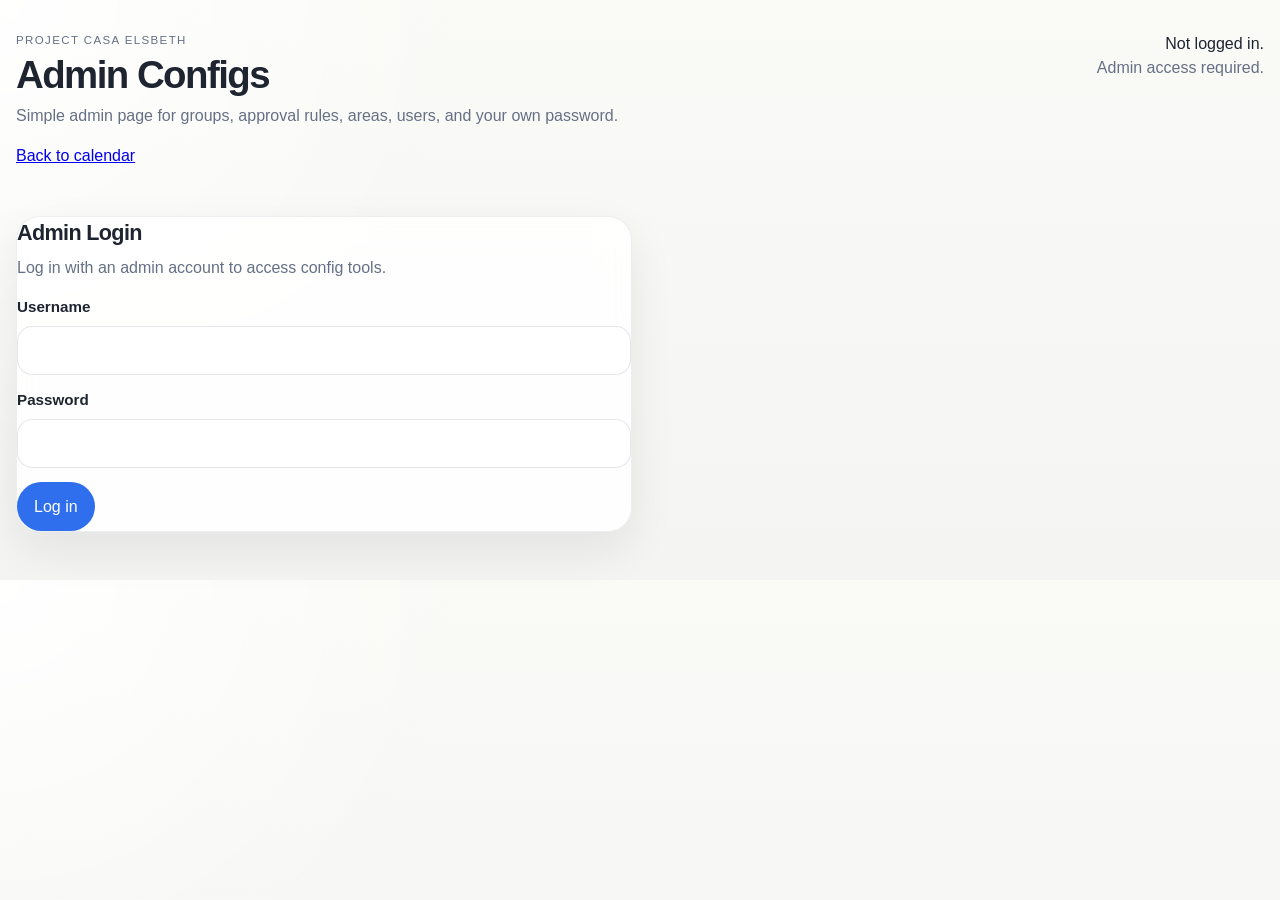
<file: frontend/admin.html>
<!DOCTYPE html>
<html lang="en">
<head>
  <meta charset="UTF-8">
  <meta name="viewport" content="width=device-width, initial-scale=1.0">
  <title>Project Casa Elsbeth Admin</title>
  <link rel="stylesheet" href="styles.css">
</head>
<body>
  <header class="page-header">
    <div class="page-width page-header-inner">
      <div>
        <p class="eyebrow">Project Casa Elsbeth</p>
        <h1>Admin Configs</h1>
        <p class="subtitle">Simple admin page for groups, approval rules, areas, users, and your own password.</p>
        <p class="small-text"><a href="index.html">Back to calendar</a></p>
      </div>

      <div class="header-status">
        <p id="admin-session-text">Not logged in.</p>
        <p id="admin-mode-text" class="small-text">Admin access required.</p>
      </div>
    </div>
  </header>

  <main class="page-width page-main admin-page-main">
    <noscript>
      <p class="message-box message-error">This page needs JavaScript.</p>
    </noscript>

    <div id="admin-message-box" class="message-box hidden" role="status" aria-live="polite"></div>

    <div class="admin-layout">
      <section class="panel" id="admin-login-panel">
        <h2>Admin Login</h2>
        <p class="small-text">Log in with an admin account to access config tools.</p>
        <form id="admin-login-form">
          <div class="form-row">
            <label for="admin-username">Username</label>
            <input id="admin-username" name="admin-username" type="text" required>
          </div>
          <div class="form-row">
            <label for="admin-password">Password</label>
            <input id="admin-password" name="admin-password" type="password" required>
          </div>
          <div class="button-row">
            <button type="submit">Log in</button>
          </div>
        </form>
      </section>

      <section class="panel hidden" id="admin-account-panel">
        <div class="panel-header">
          <div>
            <h2>Account</h2>
            <p class="small-text">Change your own password here.</p>
          </div>
          <button id="admin-logout-button" type="button" class="secondary-button">Log out</button>
        </div>
        <form id="admin-password-form">
          <div class="form-row">
            <label for="admin-current-password">Current password</label>
            <input id="admin-current-password" name="admin-current-password" type="password" required>
          </div>
          <div class="form-row">
            <label for="admin-new-password">New password</label>
            <input id="admin-new-password" name="admin-new-password" type="password" minlength="6" required>
          </div>
          <div class="button-row">
            <button type="submit">Update password</button>
          </div>
        </form>
      </section>

      <section class="panel hidden" id="admin-groups-panel">
        <h2>Groups</h2>
        <p class="small-text">Each normal user belongs to exactly one group. Approval-required groups are global.</p>
        <div id="admin-groups-list" class="config-list">
          <p class="empty-state">Loading groups...</p>
        </div>
        <form id="admin-new-group-form" class="config-form">
          <div class="form-row">
            <label for="admin-new-group-name">New group name</label>
            <input id="admin-new-group-name" name="admin-new-group-name" type="text" maxlength="80" required>
          </div>
          <div class="form-row">
            <label for="admin-new-group-description">Description</label>
            <textarea id="admin-new-group-description" name="admin-new-group-description" rows="2" maxlength="200"></textarea>
          </div>
          <div class="form-row checkbox-row">
            <label><input id="admin-new-group-can-approve" name="admin-new-group-can-approve" type="checkbox"> Approval group</label>
          </div>
          <div class="form-row checkbox-row">
            <label><input id="admin-new-group-required" name="admin-new-group-required" type="checkbox"> Required for approval</label>
          </div>
          <div class="button-row">
            <button type="submit">Add group</button>
          </div>
        </form>
      </section>

      <section class="panel hidden" id="admin-configs-panel">
        <h2>Areas</h2>
        <div id="admin-areas-list" class="config-list">
          <p class="empty-state">Loading areas...</p>
        </div>
        <form id="admin-new-area-form" class="config-form">
          <div class="form-row">
            <label for="admin-new-area-name">New area name</label>
            <input id="admin-new-area-name" name="admin-new-area-name" type="text" maxlength="80" required>
          </div>
          <div class="form-row">
            <label for="admin-new-area-description">Description</label>
            <textarea id="admin-new-area-description" name="admin-new-area-description" rows="2" maxlength="200"></textarea>
          </div>
          <div class="button-row">
            <button type="submit">Add area</button>
          </div>
        </form>
      </section>

      <section class="panel hidden" id="admin-users-panel">
        <h2>Users</h2>
        <p class="small-text">Admins can create users, attach them to a group, change their role, set a fresh password, or delete the account.</p>
        <div id="admin-users-list" class="config-list">
          <p class="empty-state">Loading users...</p>
        </div>
        <form id="admin-new-user-form" class="config-form">
          <div class="form-row">
            <label for="admin-new-username">Username</label>
            <input id="admin-new-username" name="admin-new-username" type="text" maxlength="40" required>
          </div>
          <div class="form-row">
            <label for="admin-new-user-password">Starter password</label>
            <input id="admin-new-user-password" name="admin-new-user-password" type="password" minlength="6" required>
          </div>
          <div class="form-row">
            <label for="admin-new-user-role">Role</label>
            <select id="admin-new-user-role" name="admin-new-user-role">
              <option value="user">User</option>
              <option value="admin">Admin</option>
            </select>
          </div>
          <div class="form-row">
            <label for="admin-new-user-group">Group</label>
            <select id="admin-new-user-group" name="admin-new-user-group">
              <option value="">Choose a group</option>
            </select>
          </div>
          <div class="button-row">
            <button type="submit">Create user</button>
          </div>
        </form>
      </section>
    </div>
  </main>

  <script src="admin.js"></script>
</body>
</html>
</file>
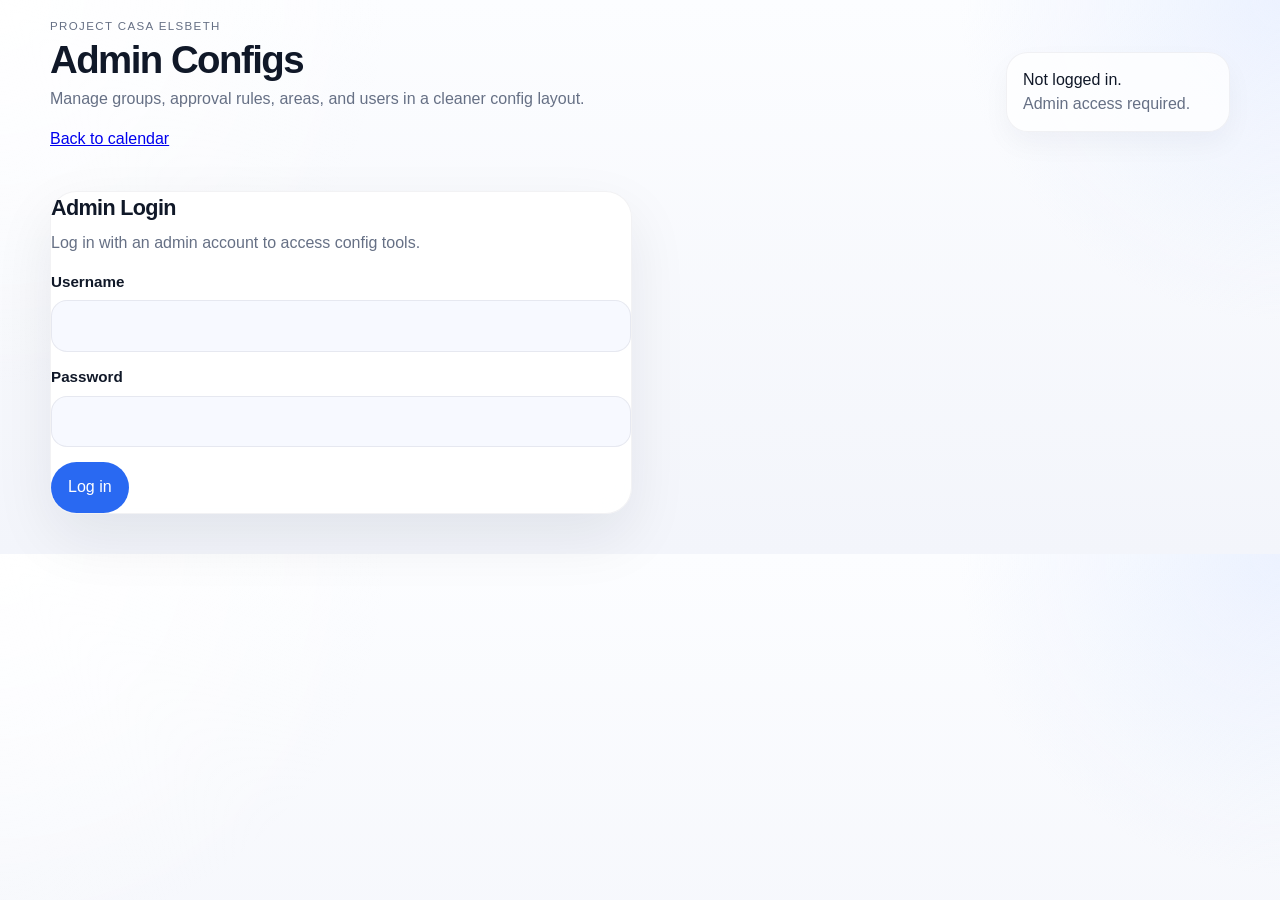
<file: deployment_candidate_v1/frontend/admin.html>
<!DOCTYPE html>
<html lang="en">
<head>
  <meta charset="UTF-8">
  <meta name="viewport" content="width=device-width, initial-scale=1.0">
  <title>Project Casa Elsbeth Admin</title>
  <script src="config.js"></script>
  <link rel="stylesheet" href="styles.css?v=2026-05-11-admin-v2e">
</head>
<body>
  <header class="page-header">
    <div class="page-width page-header-inner">
      <div>
        <p class="eyebrow">Project Casa Elsbeth</p>
        <h1>Admin Configs</h1>
        <p class="subtitle">Manage groups, approval rules, areas, and users in a cleaner config layout.</p>
        <p class="small-text"><a href="index.html">Back to calendar</a></p>
      </div>

      <div class="header-status">
        <p id="admin-session-text">Not logged in.</p>
        <p id="admin-mode-text" class="small-text">Admin access required.</p>
      </div>
    </div>
  </header>

  <main class="page-width page-main admin-page-main">
    <noscript>
      <p class="message-box message-error">This page needs JavaScript.</p>
    </noscript>

    <div id="admin-message-box" class="message-box hidden" role="status" aria-live="polite"></div>

    <div class="admin-layout">
      <section class="panel" id="admin-login-panel">
        <h2>Admin Login</h2>
        <p class="small-text">Log in with an admin account to access config tools.</p>
        <form id="admin-login-form">
          <div class="form-row">
            <label for="admin-username">Username</label>
            <input id="admin-username" name="admin-username" type="text" required>
          </div>
          <div class="form-row">
            <label for="admin-password">Password</label>
            <input id="admin-password" name="admin-password" type="password" required>
          </div>
          <div class="button-row">
            <button type="submit">Log in</button>
          </div>
        </form>
      </section>

      <section class="panel hidden" id="admin-session-panel">
        <div class="panel-header">
          <div>
            <h2>Admin Session</h2>
            <p class="small-text">Your own password now belongs in the main app under More.</p>
          </div>
          <button id="admin-logout-button" type="button" class="secondary-button">Log out</button>
        </div>
        <div class="button-row">
          <a class="secondary-button action-link-button" href="index.html">Back to app</a>
        </div>
      </section>

      <section class="panel hidden" id="admin-groups-panel">
        <h2>Groups</h2>
        <p class="small-text">Each normal user belongs to exactly one group. Approval-required groups are global.</p>
        <div id="admin-groups-list" class="config-list">
          <p class="empty-state">Loading groups...</p>
        </div>
        <form id="admin-new-group-form" class="config-form">
          <div class="form-row">
            <label for="admin-new-group-name">New group name</label>
            <input id="admin-new-group-name" name="admin-new-group-name" type="text" maxlength="80" required>
          </div>
          <div class="form-row">
            <label for="admin-new-group-description">Description</label>
            <textarea id="admin-new-group-description" name="admin-new-group-description" rows="2" maxlength="200"></textarea>
          </div>
          <div class="admin-toggle-grid">
            <div class="form-row checkbox-row">
              <label><input id="admin-new-group-can-approve" name="admin-new-group-can-approve" type="checkbox"><span>Approval group</span></label>
            </div>
            <div class="form-row checkbox-row">
              <label><input id="admin-new-group-required" name="admin-new-group-required" type="checkbox"><span>Required for approval</span></label>
            </div>
          </div>
          <div class="button-row">
            <button type="submit">Add group</button>
          </div>
        </form>
      </section>

      <section class="panel hidden" id="admin-configs-panel">
        <h2>Areas</h2>
        <p class="small-text">Define the available bookable areas and adjust their descriptions.</p>
        <div id="admin-areas-list" class="config-list">
          <p class="empty-state">Loading areas...</p>
        </div>
        <form id="admin-new-area-form" class="config-form">
          <div class="form-row">
            <label for="admin-new-area-name">New area name</label>
            <input id="admin-new-area-name" name="admin-new-area-name" type="text" maxlength="80" required>
          </div>
          <div class="form-row">
            <label for="admin-new-area-description">Description</label>
            <textarea id="admin-new-area-description" name="admin-new-area-description" rows="2" maxlength="200"></textarea>
          </div>
          <div class="button-row">
            <button type="submit">Add area</button>
          </div>
        </form>
      </section>

      <section class="panel hidden" id="admin-create-user-panel">
        <h2>Create User</h2>
        <p class="small-text">Create a new user, set a starter password, and attach the account to one group.</p>
        <form id="admin-new-user-form" class="config-form">
          <div class="form-row">
            <label for="admin-new-username">Username</label>
            <input id="admin-new-username" name="admin-new-username" type="text" maxlength="40" required>
          </div>
          <div class="form-row">
            <label for="admin-new-user-password">Starter password</label>
            <input id="admin-new-user-password" name="admin-new-user-password" type="password" minlength="6" required>
          </div>
          <div class="form-row">
            <label for="admin-new-user-role">Role</label>
            <select id="admin-new-user-role" name="admin-new-user-role">
              <option value="user">User</option>
              <option value="admin">Admin</option>
            </select>
          </div>
          <div class="form-row">
            <label for="admin-new-user-group">Group</label>
            <select id="admin-new-user-group" name="admin-new-user-group">
              <option value="">Choose a group</option>
            </select>
          </div>
          <div class="button-row">
            <button type="submit">Create user</button>
          </div>
        </form>
      </section>

      <section class="panel hidden" id="admin-users-panel">
        <h2>Manage Users</h2>
        <p class="small-text">Update role or group assignments, set a temporary password for someone else, or delete an account.</p>
        <div id="admin-users-list" class="config-list">
          <p class="empty-state">Loading users...</p>
        </div>
      </section>
    </div>
  </main>

  <script src="admin.js?v=2026-05-11-admin-v2e"></script>
</body>
</html>
</file>
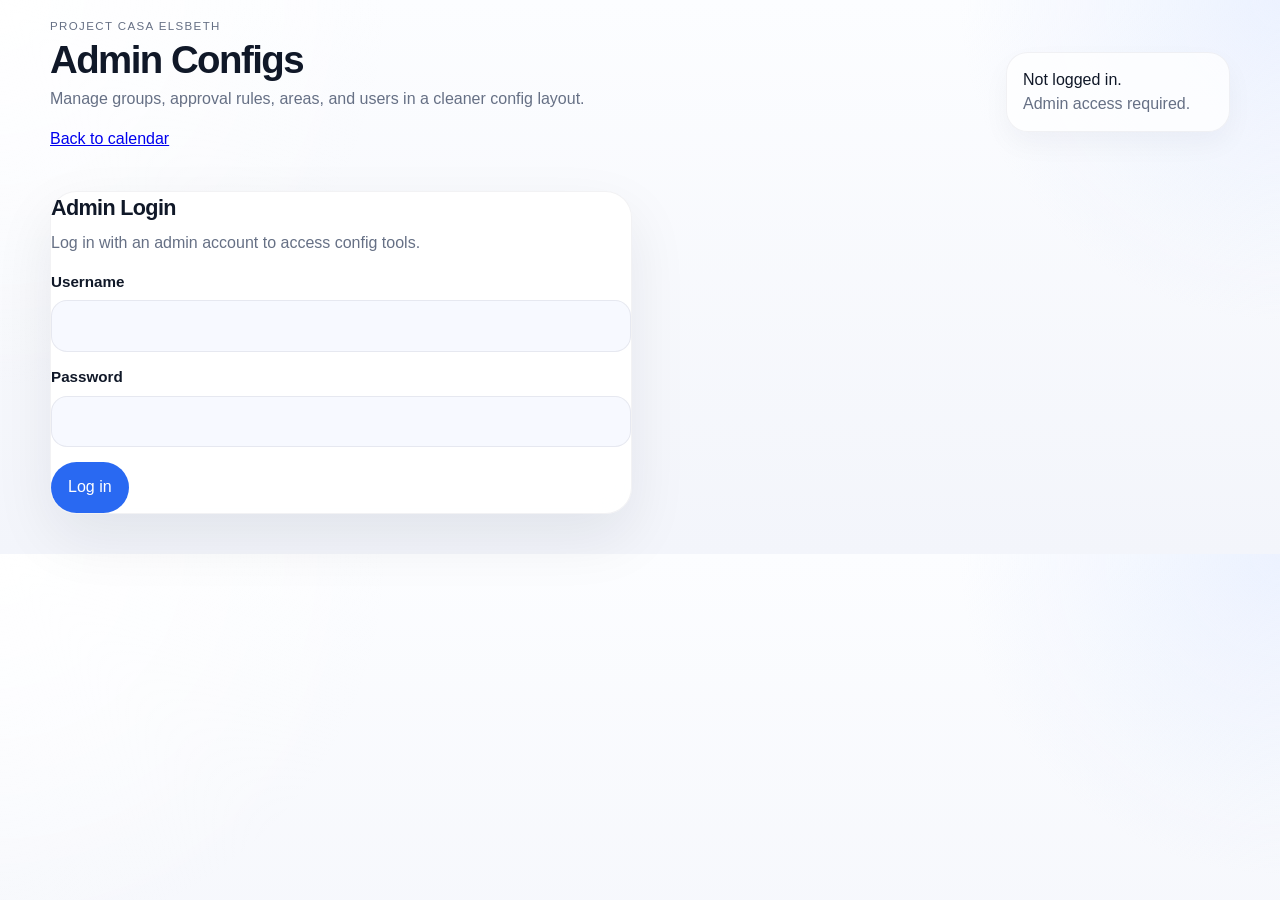
<file: smartphone_redesign-v2/frontend/admin.html>
<!DOCTYPE html>
<html lang="en">
<head>
  <meta charset="UTF-8">
  <meta name="viewport" content="width=device-width, initial-scale=1.0">
  <title>Project Casa Elsbeth Admin</title>
  <link rel="stylesheet" href="styles.css?v=2026-05-11-admin-v2e">
</head>
<body>
  <header class="page-header">
    <div class="page-width page-header-inner">
      <div>
        <p class="eyebrow">Project Casa Elsbeth</p>
        <h1>Admin Configs</h1>
        <p class="subtitle">Manage groups, approval rules, areas, and users in a cleaner config layout.</p>
        <p class="small-text"><a href="index.html">Back to calendar</a></p>
      </div>

      <div class="header-status">
        <p id="admin-session-text">Not logged in.</p>
        <p id="admin-mode-text" class="small-text">Admin access required.</p>
      </div>
    </div>
  </header>

  <main class="page-width page-main admin-page-main">
    <noscript>
      <p class="message-box message-error">This page needs JavaScript.</p>
    </noscript>

    <div id="admin-message-box" class="message-box hidden" role="status" aria-live="polite"></div>

    <div class="admin-layout">
      <section class="panel" id="admin-login-panel">
        <h2>Admin Login</h2>
        <p class="small-text">Log in with an admin account to access config tools.</p>
        <form id="admin-login-form">
          <div class="form-row">
            <label for="admin-username">Username</label>
            <input id="admin-username" name="admin-username" type="text" required>
          </div>
          <div class="form-row">
            <label for="admin-password">Password</label>
            <input id="admin-password" name="admin-password" type="password" required>
          </div>
          <div class="button-row">
            <button type="submit">Log in</button>
          </div>
        </form>
      </section>

      <section class="panel hidden" id="admin-session-panel">
        <div class="panel-header">
          <div>
            <h2>Admin Session</h2>
            <p class="small-text">Your own password now belongs in the main app under More.</p>
          </div>
          <button id="admin-logout-button" type="button" class="secondary-button">Log out</button>
        </div>
        <div class="button-row">
          <a class="secondary-button action-link-button" href="index.html">Back to app</a>
        </div>
      </section>

      <section class="panel hidden" id="admin-groups-panel">
        <h2>Groups</h2>
        <p class="small-text">Each normal user belongs to exactly one group. Approval-required groups are global.</p>
        <div id="admin-groups-list" class="config-list">
          <p class="empty-state">Loading groups...</p>
        </div>
        <form id="admin-new-group-form" class="config-form">
          <div class="form-row">
            <label for="admin-new-group-name">New group name</label>
            <input id="admin-new-group-name" name="admin-new-group-name" type="text" maxlength="80" required>
          </div>
          <div class="form-row">
            <label for="admin-new-group-description">Description</label>
            <textarea id="admin-new-group-description" name="admin-new-group-description" rows="2" maxlength="200"></textarea>
          </div>
          <div class="admin-toggle-grid">
            <div class="form-row checkbox-row">
              <label><input id="admin-new-group-can-approve" name="admin-new-group-can-approve" type="checkbox"><span>Approval group</span></label>
            </div>
            <div class="form-row checkbox-row">
              <label><input id="admin-new-group-required" name="admin-new-group-required" type="checkbox"><span>Required for approval</span></label>
            </div>
          </div>
          <div class="button-row">
            <button type="submit">Add group</button>
          </div>
        </form>
      </section>

      <section class="panel hidden" id="admin-configs-panel">
        <h2>Areas</h2>
        <p class="small-text">Define the available bookable areas and adjust their descriptions.</p>
        <div id="admin-areas-list" class="config-list">
          <p class="empty-state">Loading areas...</p>
        </div>
        <form id="admin-new-area-form" class="config-form">
          <div class="form-row">
            <label for="admin-new-area-name">New area name</label>
            <input id="admin-new-area-name" name="admin-new-area-name" type="text" maxlength="80" required>
          </div>
          <div class="form-row">
            <label for="admin-new-area-description">Description</label>
            <textarea id="admin-new-area-description" name="admin-new-area-description" rows="2" maxlength="200"></textarea>
          </div>
          <div class="button-row">
            <button type="submit">Add area</button>
          </div>
        </form>
      </section>

      <section class="panel hidden" id="admin-create-user-panel">
        <h2>Create User</h2>
        <p class="small-text">Create a new user, set a starter password, and attach the account to one group.</p>
        <form id="admin-new-user-form" class="config-form">
          <div class="form-row">
            <label for="admin-new-username">Username</label>
            <input id="admin-new-username" name="admin-new-username" type="text" maxlength="40" required>
          </div>
          <div class="form-row">
            <label for="admin-new-user-password">Starter password</label>
            <input id="admin-new-user-password" name="admin-new-user-password" type="password" minlength="6" required>
          </div>
          <div class="form-row">
            <label for="admin-new-user-role">Role</label>
            <select id="admin-new-user-role" name="admin-new-user-role">
              <option value="user">User</option>
              <option value="admin">Admin</option>
            </select>
          </div>
          <div class="form-row">
            <label for="admin-new-user-group">Group</label>
            <select id="admin-new-user-group" name="admin-new-user-group">
              <option value="">Choose a group</option>
            </select>
          </div>
          <div class="button-row">
            <button type="submit">Create user</button>
          </div>
        </form>
      </section>

      <section class="panel hidden" id="admin-users-panel">
        <h2>Manage Users</h2>
        <p class="small-text">Update role or group assignments, set a temporary password for someone else, or delete an account.</p>
        <div id="admin-users-list" class="config-list">
          <p class="empty-state">Loading users...</p>
        </div>
      </section>
    </div>
  </main>

  <script src="admin.js?v=2026-05-11-admin-v2e"></script>
</body>
</html>
</file>
<file: frontend/styles.css>
:root {
  --page-background: #f4f4f2;
  --panel-background: rgba(255, 255, 255, 0.88);
  --panel-border: rgba(32, 41, 52, 0.08);
  --text-strong: #1e2430;
  --text-muted: #667085;
  --accent: #2f6fed;
  --accent-soft: rgba(47, 111, 237, 0.12);
  --shadow-soft: 0 18px 45px rgba(25, 36, 56, 0.08);
  --status-requested-bg: #e6f0ff;
  --status-requested-text: #2b5da8;
  --status-planned-bg: #fff1d6;
  --status-planned-text: #946415;
  --status-approved-bg: #fde3e3;
  --status-approved-text: #a63030;
  --status-completed-bg: #e4e6ea;
  --status-completed-text: #5f6672;
  --status-rejected-bg: #f1e4ff;
  --status-rejected-text: #6d4ca5;
  --status-cancelled-bg: #efe3d6;
  --status-cancelled-text: #7b5b3f;
  --status-busy-bg: #e85c5c;
  --status-busy-text: #ffffff;
  --toolbar-top-offset: 0.75rem;
  --sticky-secondary-top: 10.8rem;
}

* {
  box-sizing: border-box;
}

html {
  scroll-behavior: smooth;
}

body {
  margin: 0;
  font-family: "Avenir Next", "Helvetica Neue", Helvetica, Arial, sans-serif;
  line-height: 1.5;
  background:
    radial-gradient(circle at top left, rgba(255, 255, 255, 0.95), rgba(255, 255, 255, 0) 28rem),
    linear-gradient(180deg, #fafaf7 0%, var(--page-background) 100%);
  color: var(--text-strong);
}

.page-width {
  width: min(1320px, calc(100% - 2rem));
  margin: 0 auto;
}

.page-header {
  padding: 2rem 0 1.5rem;
}

.page-header-inner {
  display: flex;
  justify-content: space-between;
  align-items: flex-start;
  gap: 2rem;
}

.page-main {
  padding-bottom: 3rem;
}

.page-footer {
  padding: 0 0 2.5rem;
}

.footer-inner {
  color: var(--text-muted);
  font-size: 0.95rem;
}

.eyebrow,
.toolbar-label {
  margin: 0 0 0.35rem;
  text-transform: uppercase;
  letter-spacing: 0.12em;
  font-size: 0.72rem;
  color: var(--text-muted);
}

.subtitle,
.small-text {
  color: var(--text-muted);
}

.header-status {
  min-width: 16rem;
  text-align: right;
}

.header-status p {
  margin: 0;
}

h1,
h2,
h3,
h4,
p {
  margin-top: 0;
}

h1 {
  margin-bottom: 0.6rem;
  font-size: clamp(2rem, 3vw, 3.3rem);
  line-height: 1.04;
  letter-spacing: -0.04em;
}

h2 {
  margin-bottom: 0.4rem;
  font-size: 1.35rem;
  letter-spacing: -0.03em;
}

h3 {
  margin-bottom: 0.15rem;
  font-size: 1.2rem;
  letter-spacing: -0.03em;
}

h4 {
  margin-bottom: 0;
  font-size: 0.95rem;
  letter-spacing: -0.02em;
}

.panel {
  background: var(--panel-background);
  border: 1px solid var(--panel-border);
  border-radius: 1.5rem;
  box-shadow: var(--shadow-soft);
  backdrop-filter: blur(16px);
}

.toolbar {
  position: static;
  padding: 1.1rem 1.25rem 1.25rem;
  margin-bottom: 1rem;
}

.toolbar-top {
  display: flex;
  justify-content: space-between;
  align-items: flex-start;
  gap: 1rem;
  margin-bottom: 1rem;
}

.toolbar-actions {
  display: flex;
  flex-wrap: wrap;
  align-items: center;
  justify-content: flex-end;
  gap: 0.7rem;
}

.view-switch {
  display: inline-flex;
  align-items: center;
  padding: 0.2rem;
  border: 1px solid rgba(37, 48, 66, 0.1);
  border-radius: 999px;
  background: rgba(255, 255, 255, 0.78);
}

.toggle-button {
  padding: 0.56rem 0.9rem;
  border: none;
  border-radius: 999px;
  background: transparent;
  color: var(--text-muted);
}

.toggle-button.is-active {
  background: var(--accent);
  color: #ffffff;
}

.toolbar-controls {
  display: grid;
  grid-template-columns: repeat(auto-fit, minmax(11rem, 1fr));
  gap: 0.85rem;
}

.compact-row {
  margin-bottom: 0;
}

.checkbox-row label {
  display: inline-flex;
  align-items: center;
  gap: 0.55rem;
}

.calendar-layout {
  display: grid;
  grid-template-columns: minmax(0, 1fr) 22rem;
  gap: 1rem;
  align-items: start;
  min-height: 0;
}

.calendar-shell {
  min-width: 0;
  display: flex;
  flex-direction: column;
  height: min(76vh, 62rem);
  min-height: 0;
  overflow: hidden;
  padding: 0;
}

.details-column {
  position: sticky;
  top: var(--toolbar-top-offset);
  display: flex;
  flex-direction: column;
  gap: 1rem;
  max-height: calc(100vh - var(--toolbar-top-offset) - 1rem);
  overflow-y: auto;
  overscroll-behavior: contain;
  padding-right: 0.2rem;
}

.weekdays {
  flex-shrink: 0;
  margin-bottom: 0;
  padding: 0.9rem 1rem 0.85rem;
  border-bottom: 1px solid rgba(32, 41, 52, 0.08);
  background: rgba(255, 255, 255, 0.92);
}

.weekdays-row {
  display: grid;
  grid-template-columns: repeat(7, minmax(0, 1fr));
  gap: 0.75rem;
  min-width: 44rem;
  text-align: center;
  font-size: 0.82rem;
  color: var(--text-muted);
  text-transform: uppercase;
  letter-spacing: 0.08em;
}

.calendar-periods {
  display: flex;
  flex-direction: column;
  gap: 1rem;
  flex: 1;
  min-height: 0;
  overflow: auto;
  overscroll-behavior: contain;
  -webkit-overflow-scrolling: touch;
  touch-action: pan-x pan-y;
  padding: 1rem;
}

.calendar-periods-month {
  min-width: 44rem;
}

.calendar-periods-table {
  min-width: 0;
}

.month-panel,
.year-panel {
  padding: 1rem;
}

.month-loading {
  color: var(--text-muted);
}

.table-panel {
  padding: 1rem 1.1rem 1.1rem;
}

.table-panel-header {
  display: flex;
  justify-content: space-between;
  align-items: flex-start;
  gap: 1rem;
  margin-bottom: 1rem;
  flex-wrap: wrap;
}

.table-summary-badges {
  display: flex;
  flex-wrap: wrap;
  justify-content: flex-end;
  gap: 0.55rem;
}

.table-summary-badge {
  display: inline-flex;
  align-items: center;
  gap: 0.4rem;
  padding: 0.55rem 0.8rem;
  border-radius: 999px;
  border: 1px solid transparent;
  font-size: 0.88rem;
  white-space: nowrap;
}

.table-summary-badge strong {
  font-size: 0.98rem;
}

.table-summary-warning {
  background: #fff3df;
  border-color: #f0d6a2;
  color: #8b5d10;
}

.table-summary-planned {
  background: var(--status-planned-bg);
  border-color: rgba(148, 100, 21, 0.16);
  color: var(--status-planned-text);
}

.table-scroll {
  overflow-x: auto;
}

.booking-table {
  width: 100%;
  border-collapse: collapse;
  min-width: 58rem;
}

.booking-table th,
.booking-table td {
  padding: 0.9rem 0.75rem;
  border-bottom: 1px solid rgba(36, 46, 60, 0.08);
  text-align: left;
  vertical-align: top;
}

.booking-table th {
  font-size: 0.82rem;
  text-transform: uppercase;
  letter-spacing: 0.08em;
  color: var(--text-muted);
}

.booking-row {
  cursor: pointer;
  transition: background-color 0.18s ease;
}

.booking-row:hover {
  background: rgba(47, 111, 237, 0.04);
}

.booking-row-selected {
  background: rgba(47, 111, 237, 0.08);
}

.table-actions {
  display: flex;
  flex-wrap: wrap;
  gap: 0.45rem;
}

.month-header,
.year-header {
  display: flex;
  justify-content: space-between;
  align-items: baseline;
  gap: 1rem;
  margin-bottom: 0.9rem;
}

.month-grid {
  display: grid;
  grid-template-columns: repeat(7, minmax(0, 1fr));
  gap: 0.75rem;
}

.month-weeks,
.mini-month-weeks {
  display: flex;
  flex-direction: column;
  gap: 0.75rem;
}

.month-week,
.mini-month-week {
  display: flex;
  flex-direction: column;
  gap: 0.38rem;
}

.month-week {
  position: relative;
  padding: 0.4rem 0.45rem 0.7rem;
  border: 1px solid rgba(38, 46, 60, 0.06);
  border-radius: 1.2rem;
  background: rgba(255, 255, 255, 0.62);
}

.day-card,
.day-placeholder {
  min-height: calc(4.8rem + (var(--week-bar-rows, 0) * 1.45rem));
  border-radius: 0.95rem;
}

.day-card {
  padding: 0.65rem 0.55rem calc(0.6rem + (var(--week-bar-rows, 0) * 1.35rem));
  border: none;
  background: transparent;
  color: var(--text-strong);
  text-align: left;
  transition: background-color 0.18s ease, color 0.18s ease;
}

.day-card:hover,
.day-card:focus {
  transform: none;
  border-color: transparent;
  background: rgba(47, 111, 237, 0.06);
}

.day-placeholder {
  background: transparent;
  border: none;
  pointer-events: none;
}

.day-card-today {
  background: rgba(47, 111, 237, 0.05);
}

.day-card-selected {
  background: rgba(47, 111, 237, 0.11);
}

.day-number {
  display: inline-flex;
  align-items: center;
  justify-content: center;
  width: 2rem;
  height: 2rem;
  border-radius: 999px;
  font-weight: 600;
  font-size: 0.98rem;
}

.day-card-selected .day-number,
.day-card-today .day-number {
  background: var(--accent-soft);
  color: var(--accent);
}

.day-booking-preview {
  display: flex;
  flex-direction: column;
  gap: 0.35rem;
  margin-top: 0.8rem;
}

.week-bar-list,
.mini-week-bar-list {
  display: flex;
  flex-direction: column;
  gap: 0.24rem;
}

.week-bar-list {
  position: absolute;
  left: 0.45rem;
  right: 0.45rem;
  bottom: 0.65rem;
  z-index: 2;
  pointer-events: none;
}

.week-bar-row,
.mini-week-bar-row {
  display: grid;
  grid-template-columns: repeat(7, minmax(0, 1fr));
  gap: 0.75rem;
}

.week-bar {
  display: flex;
  align-items: center;
  min-height: 1.6rem;
  padding: 0.18rem 0.55rem;
  border-radius: 999px;
  overflow: hidden;
  box-shadow: 0 8px 18px rgba(36, 66, 135, 0.12);
}

.week-bar-label {
  overflow: hidden;
  text-overflow: ellipsis;
  white-space: nowrap;
  font-size: 0.77rem;
  font-weight: 600;
}

.mini-booking,
.day-more,
.day-hint {
  display: block;
  padding: 0.28rem 0.48rem;
  border-radius: 0.75rem;
  font-size: 0.78rem;
  white-space: nowrap;
  overflow: hidden;
  text-overflow: ellipsis;
}

.day-hint {
  background: rgba(96, 110, 133, 0.08);
  color: var(--text-muted);
}

.day-more {
  background: rgba(47, 111, 237, 0.08);
  color: var(--accent);
}

.year-grid {
  display: grid;
  grid-template-columns: repeat(3, minmax(0, 1fr));
  gap: 1rem;
}

.mini-month-card {
  padding: 0.85rem;
  border: 1px solid rgba(36, 46, 60, 0.08);
  border-radius: 1.15rem;
  background: rgba(255, 255, 255, 0.76);
}

.mini-month-header {
  margin-bottom: 0.55rem;
}

.mini-weekdays-row {
  display: grid;
  grid-template-columns: repeat(7, minmax(0, 1fr));
  gap: 0.2rem;
  margin-bottom: 0.28rem;
  text-align: center;
  font-size: 0.64rem;
  color: var(--text-muted);
  text-transform: uppercase;
}

.mini-month-grid {
  display: grid;
  grid-template-columns: repeat(7, minmax(0, 1fr));
  gap: 0.2rem;
}

.mini-day-card,
.mini-day-placeholder {
  min-height: 2.8rem;
  border-radius: 0.7rem;
}

.mini-day-card {
  display: flex;
  flex-direction: column;
  justify-content: space-between;
  align-items: center;
  padding: 0.22rem 0.12rem;
  border: 1px solid transparent;
  background: rgba(255, 255, 255, 0.92);
  color: var(--text-strong);
}

.mini-day-card:hover,
.mini-day-card:focus {
  border-color: rgba(47, 111, 237, 0.22);
  background: rgba(255, 255, 255, 1);
}

.mini-day-placeholder {
  background: transparent;
}

.mini-day-card-today {
  box-shadow: inset 0 0 0 1px rgba(47, 111, 237, 0.18);
}

.mini-day-card-selected {
  border-color: var(--accent);
  background: rgba(47, 111, 237, 0.1);
}

.mini-day-card-busy {
  background: rgba(255, 255, 255, 1);
}

.mini-day-number {
  font-size: 0.72rem;
  line-height: 1;
}

.mini-day-count {
  min-height: 0.45rem;
  font-size: 0.52rem;
  line-height: 1;
  color: var(--text-muted);
}

.mini-week-bar-row {
  gap: 0.2rem;
}

.mini-week-bar {
  min-height: 0.34rem;
  border-radius: 999px;
}

form {
  margin-top: 0.9rem;
}

.form-row {
  display: flex;
  flex-direction: column;
  gap: 0.42rem;
  margin-bottom: 0.9rem;
}

label {
  font-size: 0.95rem;
  font-weight: 600;
}

input,
select,
textarea,
button {
  font: inherit;
}

input,
select,
textarea {
  width: 100%;
  padding: 0.72rem 0.82rem;
  border: 1px solid rgba(37, 48, 66, 0.12);
  border-radius: 0.95rem;
  background: rgba(255, 255, 255, 0.92);
  color: var(--text-strong);
}

textarea {
  resize: vertical;
}

.button-row,
.booking-actions {
  display: flex;
  flex-wrap: wrap;
  gap: 0.7rem;
}

button {
  padding: 0.72rem 1rem;
  border: 1px solid transparent;
  border-radius: 999px;
  background: var(--accent);
  color: #ffffff;
  cursor: pointer;
  transition: transform 0.18s ease, opacity 0.18s ease, background-color 0.18s ease;
}

button:hover,
button:focus {
  transform: translateY(-1px);
  opacity: 0.96;
}

.secondary-button {
  background: rgba(255, 255, 255, 0.88);
  border-color: rgba(37, 48, 66, 0.1);
  color: var(--text-strong);
}

.secondary-button:hover,
.secondary-button:focus {
  background: rgba(244, 247, 252, 0.95);
}

.toolbar-link-button {
  display: inline-flex;
  align-items: center;
  justify-content: center;
  padding: 0.72rem 1rem;
  border: 1px solid transparent;
  border-radius: 999px;
  text-decoration: none;
  font: inherit;
  cursor: pointer;
  transition: transform 0.18s ease, opacity 0.18s ease, background-color 0.18s ease, border-color 0.18s ease;
}

.toolbar-link-button:hover,
.toolbar-link-button:focus {
  transform: translateY(-1px);
  opacity: 0.96;
}

.settings-link-button {
  border-color: rgba(155, 61, 61, 0.22);
  background: rgba(170, 72, 72, 0.08);
  color: #8f3f3f;
  box-shadow: inset 0 0 0 1px rgba(155, 61, 61, 0.06);
}

.settings-link-button:hover,
.settings-link-button:focus {
  background: rgba(170, 72, 72, 0.14);
  border-color: rgba(155, 61, 61, 0.3);
}

.message-box {
  padding: 0.9rem 1rem;
  border-radius: 1rem;
  margin-bottom: 1rem;
  border: 1px solid transparent;
  box-shadow: var(--shadow-soft);
}

.message-info {
  background-color: #edf4ff;
  border-color: #cfe0ff;
  color: #214f9a;
}

.message-success {
  background-color: #ebf8ef;
  border-color: #cae9d0;
  color: #275d37;
}

.message-warning {
  background-color: #fff6e3;
  border-color: #efd8a2;
  color: #866116;
}

.message-error {
  background-color: #fdeeee;
  border-color: #e7c0c0;
  color: #8b2d2d;
}

.status-badge {
  display: inline-block;
  padding: 0.35rem 0.65rem;
  border-radius: 999px;
  font-size: 0.82rem;
  font-weight: 600;
}

.status-requested {
  background: var(--status-requested-bg);
  color: var(--status-requested-text);
}

.status-planned {
  background: var(--status-planned-bg);
  color: var(--status-planned-text);
}

.status-approved {
  background: var(--status-approved-bg);
  color: var(--status-approved-text);
}

.status-completed {
  background: var(--status-completed-bg);
  color: var(--status-completed-text);
}

.status-rejected {
  background: var(--status-rejected-bg);
  color: var(--status-rejected-text);
}

.status-cancelled {
  background: var(--status-cancelled-bg);
  color: var(--status-cancelled-text);
}

.status-busy {
  background: var(--status-busy-bg);
  color: var(--status-busy-text);
}

.admin-page-main {
  padding-top: 0.5rem;
}

.admin-layout {
  display: grid;
  grid-template-columns: repeat(2, minmax(0, 1fr));
  gap: 1rem;
  align-items: start;
}

#admin-users-panel {
  grid-column: 1 / -1;
}

#admin-groups-list,
#admin-areas-list,
#admin-users-list {
  display: grid;
  grid-template-columns: repeat(2, minmax(0, 1fr));
  gap: 1rem;
}

.booking-panel-header {
  display: flex;
  justify-content: space-between;
  align-items: center;
  gap: 1rem;
}

#booking-panel-title {
  margin-bottom: 0;
}

#booking-panel-body {
  margin-top: 0.85rem;
}

.day-panel,
#account-panel,
#admin-config-panel,
#login-panel,
#admin-groups-panel,
#admin-users-panel,
#booking-panel {
  padding: 1.1rem 1.1rem 1.2rem;
}

.config-block + .config-block {
  margin-top: 1.2rem;
}

.config-block-header {
  margin-bottom: 0.75rem;
}

.config-list {
  display: flex;
  flex-direction: column;
  gap: 0.75rem;
  margin-bottom: 0.9rem;
}

.config-item {
  display: flex;
  flex-direction: column;
  gap: 0.25rem;
  padding: 0.85rem;
  border: 1px solid rgba(36, 46, 60, 0.08);
  border-radius: 1rem;
  background: rgba(255, 255, 255, 0.82);
}

.config-item-compact {
  display: flex;
  justify-content: space-between;
  align-items: center;
}

.config-item-title {
  margin-bottom: 0.15rem;
  font-weight: 600;
}

.config-form {
  margin-top: 0;
}

.destructive-button {
  color: #8b2d2d;
}

.day-panel-header {
  display: flex;
  justify-content: space-between;
  align-items: flex-start;
  gap: 1rem;
  margin-bottom: 0.5rem;
}

.booking-list {
  display: flex;
  flex-direction: column;
  gap: 0.85rem;
}

.booking-card {
  padding: 0.95rem;
  border: 1px solid rgba(36, 46, 60, 0.08);
  border-radius: 1.1rem;
  background: rgba(255, 255, 255, 0.88);
  cursor: pointer;
  transition: border-color 0.18s ease, background-color 0.18s ease;
}

.booking-card:hover {
  border-color: rgba(47, 111, 237, 0.14);
}

.booking-card-selected {
  border-color: rgba(47, 111, 237, 0.28);
  background: rgba(244, 248, 255, 0.96);
}

.booking-card-top {
  display: flex;
  justify-content: space-between;
  align-items: flex-start;
  gap: 0.75rem;
  margin-bottom: 0.55rem;
}

.booking-area,
.booking-time,
.booking-meta,
.booking-note {
  margin-bottom: 0.25rem;
}

.booking-area {
  font-weight: 600;
}

.booking-time {
  color: var(--text-muted);
}

.booking-meta {
  font-size: 0.92rem;
  color: var(--text-muted);
}

.booking-note {
  font-size: 0.95rem;
}

.form-warning-text {
  min-height: 1.25rem;
}

.empty-state {
  margin: 0;
  padding: 1rem;
  border-radius: 1rem;
  background: rgba(96, 110, 133, 0.08);
  color: var(--text-muted);
}

.action-button {
  padding-inline: 0.85rem;
}

.action-link-button {
  display: inline-flex;
  align-items: center;
  justify-content: center;
  padding: 0.72rem 1rem;
  border-radius: 999px;
  text-decoration: none;
  white-space: nowrap;
}

.booking-detail-panel {
  padding: 1.1rem 1.1rem 1.2rem;
}

.booking-summary-box {
  margin-bottom: 1rem;
}

.booking-summary-grid {
  display: grid;
  grid-template-columns: repeat(2, minmax(0, 1fr));
  gap: 0.75rem;
  padding: 0.95rem;
  border: 1px solid rgba(36, 46, 60, 0.08);
  border-radius: 1rem;
  background: rgba(255, 255, 255, 0.84);
}

.booking-summary-grid p {
  display: flex;
  flex-direction: column;
  gap: 0.15rem;
  margin: 0;
}

.booking-summary-grid strong {
  font-size: 0.78rem;
  text-transform: uppercase;
  letter-spacing: 0.08em;
  color: var(--text-muted);
}

.detail-split {
  display: grid;
  grid-template-columns: repeat(2, minmax(0, 1fr));
  gap: 1rem;
}

.audit-list {
  display: flex;
  flex-direction: column;
  gap: 0.75rem;
}

.audit-item {
  padding: 0.85rem 0.9rem;
  border: 1px solid rgba(36, 46, 60, 0.08);
  border-radius: 1rem;
  background: rgba(255, 255, 255, 0.84);
}

.audit-item-top,
.approval-item-top {
  display: flex;
  justify-content: space-between;
  align-items: flex-start;
  gap: 0.75rem;
  margin-bottom: 0.35rem;
}

.hidden {
  display: none;
}

@media (max-width: 1120px) {
  .calendar-layout {
    grid-template-columns: 1fr;
  }

  .details-column {
    position: static;
    max-height: none;
    overflow: visible;
    padding-right: 0;
  }

  .calendar-shell {
    height: min(72vh, 46rem);
    max-height: none;
  }

  .calendar-periods {
    max-height: none;
  }

  .year-grid {
    grid-template-columns: repeat(2, minmax(0, 1fr));
  }

  .detail-split,
  .booking-summary-grid,
  .admin-layout,
  #admin-groups-list,
  #admin-areas-list,
  #admin-users-list {
    grid-template-columns: 1fr;
  }
}

@media (max-width: 820px) {
  .page-header-inner,
  .toolbar-top {
    flex-direction: column;
    align-items: stretch;
  }

  .header-status {
    min-width: 0;
    text-align: left;
  }

  .toolbar-actions {
    justify-content: flex-start;
  }

  .toolbar-controls {
    grid-template-columns: 1fr;
  }

  .weekdays-row,
  .month-grid {
    gap: 0.45rem;
  }

  .week-bar-row {
    gap: 0.45rem;
  }

  .day-card,
  .day-placeholder {
    min-height: 7.2rem;
  }

  .day-card {
    padding: 0.65rem;
  }

  .year-grid {
    grid-template-columns: 1fr;
  }
}

@media (max-width: 640px) {
  .page-width {
    width: min(100%, calc(100% - 1rem));
  }

  :root {
    --toolbar-top-offset: 0.4rem;
  }

  .calendar-shell {
    padding-bottom: 0.2rem;
    height: min(68vh, 34rem);
  }

  .calendar-periods-month {
    min-width: 40rem;
  }

  .calendar-periods {
    max-height: none;
    padding: 0.8rem;
  }

  .weekdays-row {
    font-size: 0.72rem;
    min-width: 40rem;
  }
}
</file>
<file: deployment_candidate_v1/frontend/styles.css>
:root {
  --page-background: #f3f5fb;
  --panel-background: rgba(255, 255, 255, 0.92);
  --panel-border: rgba(36, 46, 66, 0.06);
  --text-strong: #101828;
  --text-muted: #667085;
  --accent: #2969f2;
  --accent-soft: rgba(41, 105, 242, 0.1);
  --shadow-soft: 0 24px 60px rgba(15, 23, 42, 0.08);
  --status-requested-bg: #e6f0ff;
  --status-requested-text: #2b5da8;
  --status-planned-bg: #fff1d6;
  --status-planned-text: #946415;
  --status-approved-bg: #fde3e3;
  --status-approved-text: #a63030;
  --status-completed-bg: #e4e6ea;
  --status-completed-text: #5f6672;
  --status-rejected-bg: #f1e4ff;
  --status-rejected-text: #6d4ca5;
  --status-cancelled-bg: #efe3d6;
  --status-cancelled-text: #7b5b3f;
  --status-busy-bg: #e85c5c;
  --status-busy-text: #ffffff;
  --toolbar-top-offset: 0.65rem;
  --sticky-secondary-top: 10.8rem;
}

* {
  box-sizing: border-box;
}

html {
  scroll-behavior: smooth;
}

body {
  margin: 0;
  font-family: "SF Pro Display", "Avenir Next", "Helvetica Neue", Helvetica, Arial, sans-serif;
  line-height: 1.5;
  background:
    radial-gradient(circle at top left, rgba(255, 255, 255, 0.96), rgba(255, 255, 255, 0) 24rem),
    radial-gradient(circle at top right, rgba(223, 233, 255, 0.55), rgba(223, 233, 255, 0) 20rem),
    linear-gradient(180deg, #fcfdff 0%, var(--page-background) 100%);
  color: var(--text-strong);
}

body.client-mobile {
  background:
    radial-gradient(circle at top center, rgba(255, 255, 255, 0.98), rgba(255, 255, 255, 0) 18rem),
    linear-gradient(180deg, #fdfdff 0%, #eef3ff 100%);
}

.page-width {
  width: min(1180px, calc(100% - 1.25rem));
  margin: 0 auto;
}

.page-header {
  padding: 1.1rem 0 1rem;
}

.page-header-inner {
  display: flex;
  justify-content: space-between;
  align-items: center;
  gap: 1.5rem;
}

.header-copy {
  max-width: 40rem;
}

.page-main {
  padding-bottom: 2.5rem;
}

.page-footer {
  padding: 0 0 2.5rem;
}

.footer-inner {
  color: var(--text-muted);
  font-size: 0.95rem;
}

.eyebrow,
.toolbar-label {
  margin: 0 0 0.35rem;
  text-transform: uppercase;
  letter-spacing: 0.12em;
  font-size: 0.72rem;
  color: var(--text-muted);
}

.subtitle,
.small-text {
  color: var(--text-muted);
}

.header-status {
  min-width: 14rem;
  padding: 0.95rem 1rem;
  border: 1px solid rgba(36, 46, 66, 0.06);
  border-radius: 1.35rem;
  background: rgba(255, 255, 255, 0.74);
  box-shadow: 0 12px 28px rgba(15, 23, 42, 0.04);
  text-align: left;
}

.header-status p {
  margin: 0;
}

h1,
h2,
h3,
h4,
p {
  margin-top: 0;
}

h1 {
  margin-bottom: 0.45rem;
  font-size: clamp(2rem, 3vw, 3rem);
  line-height: 1.02;
  letter-spacing: -0.04em;
}

h2 {
  margin-bottom: 0.4rem;
  font-size: 1.35rem;
  letter-spacing: -0.03em;
}

h3 {
  margin-bottom: 0.15rem;
  font-size: 1.2rem;
  letter-spacing: -0.03em;
}

h4 {
  margin-bottom: 0;
  font-size: 0.95rem;
  letter-spacing: -0.02em;
}

.panel {
  background: var(--panel-background);
  border: 1px solid var(--panel-border);
  border-radius: 1.65rem;
  box-shadow: var(--shadow-soft);
  backdrop-filter: blur(16px);
}

.toolbar {
  position: static;
  padding: 1rem 1rem 1.05rem;
  margin-bottom: 1rem;
}

.toolbar-top {
  display: flex;
  justify-content: space-between;
  align-items: center;
  gap: 1rem;
  margin-bottom: 1rem;
}

.period-heading-block {
  min-width: 0;
}

.period-heading-row {
  display: flex;
  align-items: center;
  gap: 0.7rem;
}

.period-heading-row h2 {
  margin-bottom: 0;
}

.toolbar-actions {
  display: flex;
  flex-wrap: wrap;
  align-items: center;
  justify-content: flex-end;
  gap: 0.7rem;
}

.view-switch {
  display: inline-flex;
  align-items: center;
  padding: 0.22rem;
  border: 1px solid rgba(37, 48, 66, 0.08);
  border-radius: 999px;
  background: rgba(244, 247, 255, 0.96);
}

.toggle-button {
  padding: 0.62rem 0.98rem;
  border: none;
  border-radius: 999px;
  background: transparent;
  color: var(--text-muted);
  font-weight: 600;
}

.toggle-button.is-active {
  background: var(--accent);
  color: #ffffff;
}

.toolbar-controls {
  display: grid;
  grid-template-columns: repeat(auto-fit, minmax(10rem, 1fr));
  gap: 0.75rem;
}

.compact-row {
  margin-bottom: 0;
}

.checkbox-row label {
  display: inline-flex;
  align-items: center;
  gap: 0.55rem;
}

.calendar-layout {
  display: grid;
  grid-template-columns: minmax(0, 1fr) 23rem;
  gap: 1rem;
  align-items: start;
  min-height: 0;
}

.calendar-main-column {
  display: flex;
  flex-direction: column;
  gap: 1rem;
  min-width: 0;
}

.calendar-shell {
  min-width: 0;
  display: flex;
  flex-direction: column;
  height: min(74vh, 58rem);
  min-height: 0;
  overflow: hidden;
  padding: 0;
}

.details-column {
  position: sticky;
  top: var(--sticky-secondary-top);
  display: flex;
  flex-direction: column;
  gap: 0.9rem;
  max-height: calc(100vh - var(--sticky-secondary-top) - 1rem);
  overflow-y: auto;
  overscroll-behavior: contain;
  padding-right: 0.2rem;
}

.weekdays {
  flex-shrink: 0;
  margin-bottom: 0;
  padding: 0.95rem 1rem 0.8rem;
  border-bottom: 1px solid rgba(32, 41, 52, 0.06);
  background: rgba(249, 250, 255, 0.94);
}

.weekdays-row {
  display: grid;
  grid-template-columns: repeat(7, minmax(0, 1fr));
  gap: 0.75rem;
  min-width: 44rem;
  text-align: center;
  font-size: 0.82rem;
  color: var(--text-muted);
  text-transform: uppercase;
  letter-spacing: 0.08em;
}

.calendar-periods {
  display: flex;
  flex-direction: column;
  gap: 0.9rem;
  flex: 1;
  min-height: 0;
  overflow: auto;
  overscroll-behavior: contain;
  -webkit-overflow-scrolling: touch;
  touch-action: pan-x pan-y;
  padding: 0.9rem;
}

.calendar-periods-month {
  min-width: 44rem;
}

.calendar-periods-table {
  min-width: 0;
}

.month-panel,
.year-panel {
  padding: 1rem;
}

.month-loading {
  color: var(--text-muted);
}

.table-panel {
  padding: 1rem 1rem 1.05rem;
}

.table-panel-header {
  display: flex;
  justify-content: space-between;
  align-items: flex-start;
  gap: 1rem;
  margin-bottom: 1rem;
  flex-wrap: wrap;
}

.table-summary-badges {
  display: flex;
  flex-wrap: wrap;
  justify-content: flex-end;
  gap: 0.55rem;
}

.table-summary-badge {
  display: inline-flex;
  align-items: center;
  gap: 0.4rem;
  padding: 0.55rem 0.8rem;
  border-radius: 999px;
  border: 1px solid transparent;
  font-size: 0.88rem;
  white-space: nowrap;
}

.table-summary-badge strong {
  font-size: 0.98rem;
}

.table-summary-warning {
  background: #fff3df;
  border-color: #f0d6a2;
  color: #8b5d10;
}

.table-summary-planned {
  background: var(--status-planned-bg);
  border-color: rgba(148, 100, 21, 0.16);
  color: var(--status-planned-text);
}

.table-scroll {
  overflow-x: auto;
}

.booking-table {
  width: 100%;
  border-collapse: collapse;
  min-width: 52rem;
}

.booking-table th,
.booking-table td {
  padding: 0.9rem 0.75rem;
  border-bottom: 1px solid rgba(36, 46, 60, 0.08);
  text-align: left;
  vertical-align: top;
}

.booking-table th {
  font-size: 0.82rem;
  text-transform: uppercase;
  letter-spacing: 0.08em;
  color: var(--text-muted);
}

.booking-row {
  cursor: pointer;
  transition: background-color 0.18s ease;
}

.booking-row:hover {
  background: rgba(47, 111, 237, 0.04);
}

.booking-row-selected {
  background: rgba(47, 111, 237, 0.08);
}

.table-actions {
  display: flex;
  flex-wrap: wrap;
  gap: 0.45rem;
}

.month-header,
.year-header {
  display: flex;
  justify-content: space-between;
  align-items: baseline;
  gap: 1rem;
  margin-bottom: 0.9rem;
}

.month-grid {
  display: grid;
  grid-template-columns: repeat(7, minmax(0, 1fr));
  gap: 0.75rem;
}

.month-weeks,
.mini-month-weeks {
  display: flex;
  flex-direction: column;
  gap: 0.75rem;
}

.month-week,
.mini-month-week {
  display: flex;
  flex-direction: column;
  gap: 0.38rem;
}

.month-week {
  position: relative;
  padding: 0.22rem 0.1rem 0.5rem;
  border: none;
  border-radius: 1.3rem;
  background: transparent;
}

.day-card,
.day-placeholder {
  min-height: calc(4.8rem + (var(--week-bar-rows, 0) * 1.45rem));
  border-radius: 0.95rem;
}

.day-card {
  padding: 0.55rem 0.45rem calc(0.58rem + (var(--week-bar-rows, 0) * 1.35rem));
  border: none;
  background: transparent;
  color: var(--text-strong);
  text-align: left;
  transition: background-color 0.18s ease, color 0.18s ease;
}

.day-card:hover,
.day-card:focus {
  transform: none;
  border-color: transparent;
  background: rgba(47, 111, 237, 0.06);
}

.day-placeholder {
  background: transparent;
  border: none;
  pointer-events: none;
}

.day-card-today {
  background: rgba(47, 111, 237, 0.05);
}

.day-card-selected {
  background: rgba(41, 105, 242, 0.12);
}

.day-number {
  display: inline-flex;
  align-items: center;
  justify-content: center;
  width: 2.05rem;
  height: 2.05rem;
  border-radius: 999px;
  font-weight: 600;
  font-size: 0.98rem;
}

.day-card-selected .day-number,
.day-card-today .day-number {
  background: var(--accent-soft);
  color: var(--accent);
}

.day-booking-preview {
  display: flex;
  flex-direction: column;
  gap: 0.35rem;
  margin-top: 0.8rem;
}

.week-bar-list,
.mini-week-bar-list {
  display: flex;
  flex-direction: column;
  gap: 0.24rem;
}

.week-bar-list {
  position: absolute;
  left: 0.45rem;
  right: 0.45rem;
  bottom: 0.65rem;
  z-index: 2;
  pointer-events: none;
}

.week-bar-row,
.mini-week-bar-row {
  display: grid;
  grid-template-columns: repeat(7, minmax(0, 1fr));
  gap: 0.75rem;
}

.week-bar {
  display: flex;
  align-items: center;
  min-height: 1.6rem;
  padding: 0.2rem 0.6rem;
  border-radius: 999px;
  overflow: hidden;
  box-shadow: 0 8px 18px rgba(36, 66, 135, 0.1);
}

.week-bar-label {
  overflow: hidden;
  text-overflow: ellipsis;
  white-space: nowrap;
  font-size: 0.77rem;
  font-weight: 600;
}

.mini-booking,
.day-more,
.day-hint {
  display: block;
  padding: 0.28rem 0.48rem;
  border-radius: 0.75rem;
  font-size: 0.78rem;
  white-space: nowrap;
  overflow: hidden;
  text-overflow: ellipsis;
}

.day-hint {
  background: rgba(96, 110, 133, 0.08);
  color: var(--text-muted);
}

.day-more {
  background: rgba(47, 111, 237, 0.08);
  color: var(--accent);
}

.year-grid {
  display: grid;
  grid-template-columns: repeat(3, minmax(0, 1fr));
  gap: 1rem;
}

.mini-month-card {
  padding: 0.85rem;
  border: 1px solid rgba(36, 46, 60, 0.08);
  border-radius: 1.15rem;
  background: rgba(255, 255, 255, 0.76);
}

.mini-month-header {
  margin-bottom: 0.55rem;
}

.mini-weekdays-row {
  display: grid;
  grid-template-columns: repeat(7, minmax(0, 1fr));
  gap: 0.2rem;
  margin-bottom: 0.28rem;
  text-align: center;
  font-size: 0.64rem;
  color: var(--text-muted);
  text-transform: uppercase;
}

.mini-month-grid {
  display: grid;
  grid-template-columns: repeat(7, minmax(0, 1fr));
  gap: 0.2rem;
}

.mini-day-card,
.mini-day-placeholder {
  min-height: 2.8rem;
  border-radius: 0.7rem;
}

.mini-day-card {
  display: flex;
  flex-direction: column;
  justify-content: space-between;
  align-items: center;
  padding: 0.22rem 0.12rem;
  border: 1px solid transparent;
  background: rgba(255, 255, 255, 0.92);
  color: var(--text-strong);
}

.mini-day-card:hover,
.mini-day-card:focus {
  border-color: rgba(47, 111, 237, 0.22);
  background: rgba(255, 255, 255, 1);
}

.mini-day-placeholder {
  background: transparent;
}

.mini-day-card-today {
  box-shadow: inset 0 0 0 1px rgba(47, 111, 237, 0.18);
}

.mini-day-card-selected {
  border-color: var(--accent);
  background: rgba(47, 111, 237, 0.1);
}

.mini-day-card-busy {
  background: rgba(255, 255, 255, 1);
}

.mini-day-number {
  font-size: 0.72rem;
  line-height: 1;
}

.mini-day-count {
  min-height: 0.45rem;
  font-size: 0.52rem;
  line-height: 1;
  color: var(--text-muted);
}

.mini-week-bar-row {
  gap: 0.2rem;
}

.mini-week-bar {
  min-height: 0.34rem;
  border-radius: 999px;
}

form {
  margin-top: 0.9rem;
}

.form-row {
  display: flex;
  flex-direction: column;
  gap: 0.42rem;
  margin-bottom: 0.9rem;
}

.area-selection-list {
  display: flex;
  flex-wrap: wrap;
  gap: 0.6rem;
}

.area-selection-option {
  position: relative;
  display: inline-flex;
  align-items: center;
}

.area-selection-option input {
  position: absolute;
  inset: 0;
  width: 100%;
  height: 100%;
  margin: 0;
  opacity: 0;
  cursor: pointer;
}

.area-selection-pill {
  display: inline-flex;
  align-items: center;
  justify-content: center;
  min-height: 2.8rem;
  padding: 0.72rem 1rem;
  border: 1px solid rgba(37, 48, 66, 0.08);
  border-radius: 999px;
  background: rgba(247, 249, 255, 0.96);
  color: var(--text-strong);
  font-size: 0.95rem;
  font-weight: 600;
  transition: background-color 0.18s ease, border-color 0.18s ease, color 0.18s ease, transform 0.18s ease, box-shadow 0.18s ease;
}

.area-selection-option input:checked + .area-selection-pill {
  border-color: rgba(41, 105, 242, 0.22);
  background: rgba(41, 105, 242, 0.12);
  color: var(--accent);
  box-shadow: inset 0 0 0 1px rgba(41, 105, 242, 0.06);
}

.area-selection-option input:focus-visible + .area-selection-pill,
.area-selection-option input:hover + .area-selection-pill {
  transform: translateY(-1px);
  border-color: rgba(41, 105, 242, 0.2);
}

.area-selection-list-mobile {
  gap: 0.55rem;
}

.area-selection-list-mobile .area-selection-option {
  flex: 1 1 calc(50% - 0.55rem);
}

.area-selection-list-mobile .area-selection-pill {
  width: 100%;
}

label {
  font-size: 0.95rem;
  font-weight: 600;
}

input,
select,
textarea,
button {
  font: inherit;
}

input,
select,
textarea {
  width: 100%;
  padding: 0.8rem 0.9rem;
  border: 1px solid rgba(37, 48, 66, 0.08);
  border-radius: 1rem;
  background: rgba(247, 249, 255, 0.96);
  color: var(--text-strong);
}

textarea {
  resize: vertical;
}

.button-row,
.booking-actions {
  display: flex;
  flex-wrap: wrap;
  gap: 0.7rem;
}

button {
  padding: 0.78rem 1rem;
  border: 1px solid transparent;
  border-radius: 999px;
  background: var(--accent);
  color: #ffffff;
  cursor: pointer;
  transition: transform 0.18s ease, opacity 0.18s ease, background-color 0.18s ease;
}

button:hover,
button:focus {
  transform: translateY(-1px);
  opacity: 0.96;
}

.secondary-button {
  background: rgba(247, 249, 255, 0.98);
  border-color: rgba(37, 48, 66, 0.08);
  color: var(--text-strong);
}

.secondary-button:hover,
.secondary-button:focus {
  background: rgba(244, 247, 252, 0.95);
}

.toolbar-link-button {
  display: inline-flex;
  align-items: center;
  justify-content: center;
  padding: 0.78rem 1rem;
  border: 1px solid transparent;
  border-radius: 999px;
  text-decoration: none;
  font: inherit;
  cursor: pointer;
  transition: transform 0.18s ease, opacity 0.18s ease, background-color 0.18s ease, border-color 0.18s ease;
}

.toolbar-link-button:hover,
.toolbar-link-button:focus {
  transform: translateY(-1px);
  opacity: 0.96;
}

.settings-link-button {
  border-color: rgba(155, 61, 61, 0.22);
  background: rgba(170, 72, 72, 0.08);
  color: #8f3f3f;
  box-shadow: inset 0 0 0 1px rgba(155, 61, 61, 0.06);
}

.settings-link-button:hover,
.settings-link-button:focus {
  background: rgba(170, 72, 72, 0.14);
  border-color: rgba(155, 61, 61, 0.3);
}

.message-box {
  padding: 0.95rem 1rem;
  border-radius: 1.2rem;
  margin-bottom: 1rem;
  border: 1px solid transparent;
  box-shadow: var(--shadow-soft);
}

.message-info {
  background-color: #edf4ff;
  border-color: #cfe0ff;
  color: #214f9a;
}

.message-success {
  background-color: #ebf8ef;
  border-color: #cae9d0;
  color: #275d37;
}

.message-warning {
  background-color: #fff6e3;
  border-color: #efd8a2;
  color: #866116;
}

.message-error {
  background-color: #fdeeee;
  border-color: #e7c0c0;
  color: #8b2d2d;
}

.status-badge {
  display: inline-block;
  padding: 0.35rem 0.65rem;
  border-radius: 999px;
  font-size: 0.82rem;
  font-weight: 600;
}

.status-requested {
  background: var(--status-requested-bg);
  color: var(--status-requested-text);
}

.status-planned {
  background: var(--status-planned-bg);
  color: var(--status-planned-text);
}

.status-approved {
  background: var(--status-approved-bg);
  color: var(--status-approved-text);
}

.status-completed {
  background: var(--status-completed-bg);
  color: var(--status-completed-text);
}

.status-rejected {
  background: var(--status-rejected-bg);
  color: var(--status-rejected-text);
}

.status-cancelled {
  background: var(--status-cancelled-bg);
  color: var(--status-cancelled-text);
}

.status-busy {
  background: var(--status-busy-bg);
  color: var(--status-busy-text);
}

.admin-page-main {
  padding-top: 0.5rem;
}

.admin-layout {
  display: grid;
  grid-template-columns: repeat(2, minmax(0, 1fr));
  gap: 1rem;
  align-items: start;
}

#admin-session-panel,
#admin-groups-panel,
#admin-users-panel {
  grid-column: 1 / -1;
}

#admin-configs-panel,
#admin-create-user-panel {
  min-width: 0;
}

#admin-groups-list {
  display: grid;
  grid-template-columns: repeat(2, minmax(0, 1fr));
  gap: 1rem;
}

#admin-areas-list,
#admin-users-list {
  display: grid;
  grid-template-columns: 1fr;
  gap: 1rem;
}

.booking-panel-header {
  display: flex;
  justify-content: space-between;
  align-items: center;
  gap: 1rem;
}

#booking-panel-title {
  margin-bottom: 0;
}

#booking-panel-body {
  margin-top: 0.85rem;
}

.day-panel,
#account-panel,
#admin-config-panel,
#login-panel,
#admin-groups-panel,
#admin-users-panel,
#booking-panel {
  padding: 1.15rem;
}

.config-block + .config-block {
  margin-top: 1.2rem;
}

.config-block-header {
  margin-bottom: 0.75rem;
}

.config-list {
  display: flex;
  flex-direction: column;
  gap: 0.75rem;
  margin-bottom: 0.9rem;
}

.config-item {
  display: flex;
  flex-direction: column;
  gap: 0.45rem;
  padding: 0.95rem;
  border: 1px solid rgba(36, 46, 60, 0.08);
  border-radius: 1.1rem;
  background: rgba(255, 255, 255, 0.9);
  box-shadow: 0 10px 24px rgba(25, 36, 58, 0.04);
}

.config-form {
  padding: 1rem;
  border: 1px solid rgba(36, 46, 60, 0.08);
  border-radius: 1.15rem;
  background: rgba(250, 252, 255, 0.92);
}

.admin-toggle-grid {
  display: grid;
  grid-template-columns: repeat(2, minmax(0, 1fr));
  gap: 0.75rem;
  align-items: stretch;
}

.admin-toggle-grid .checkbox-row {
  margin: 0;
  padding: 0.85rem 0.95rem;
  border: 1px solid rgba(36, 46, 60, 0.08);
  border-radius: 1rem;
  background: rgba(246, 248, 253, 0.95);
}

.admin-toggle-grid .checkbox-row label {
  display: flex;
  align-items: center;
  gap: 0.55rem;
  width: 100%;
  min-width: 0;
}

.admin-toggle-grid .checkbox-row input[type="checkbox"] {
  width: 1rem;
  min-width: 1rem;
  height: 1rem;
  padding: 0;
  margin: 0;
  border-radius: 0.2rem;
  background: transparent;
  flex: 0 0 auto;
}

.admin-toggle-grid .checkbox-row label span {
  min-width: 0;
  overflow-wrap: normal;
  word-break: normal;
  white-space: normal;
  line-height: 1.35;
}

.config-item-compact {
  display: flex;
  justify-content: space-between;
  align-items: center;
}

.config-item-title {
  margin-bottom: 0.15rem;
  font-weight: 600;
}

.config-form {
  margin-top: 0;
}

.destructive-button {
  color: #8b2d2d;
}

.day-panel-header {
  display: flex;
  justify-content: space-between;
  align-items: flex-start;
  gap: 1rem;
  margin-bottom: 0.5rem;
}

.booking-list {
  display: flex;
  flex-direction: column;
  gap: 0.85rem;
}

.booking-card {
  padding: 1rem;
  border: 1px solid rgba(36, 46, 60, 0.06);
  border-radius: 1.35rem;
  background: rgba(255, 255, 255, 0.94);
  cursor: pointer;
  transition: border-color 0.18s ease, background-color 0.18s ease, transform 0.18s ease;
}

.booking-card:hover {
  border-color: rgba(41, 105, 242, 0.18);
  transform: translateY(-1px);
}

.booking-card-selected {
  border-color: rgba(41, 105, 242, 0.24);
  background: rgba(245, 248, 255, 0.98);
}

.booking-card-top {
  display: flex;
  justify-content: space-between;
  align-items: flex-start;
  gap: 0.75rem;
  margin-bottom: 0.55rem;
}

.booking-card-heading {
  display: flex;
  align-items: flex-start;
  gap: 0.8rem;
}

.booking-area,
.booking-time,
.booking-meta,
.booking-note {
  margin-bottom: 0.25rem;
}

.booking-area {
  font-weight: 600;
}

.booking-time {
  color: var(--text-muted);
}

.booking-time-with-icon,
.meta-chip,
.audit-title-with-icon,
.booking-summary-grid strong {
  display: inline-flex;
  align-items: center;
  gap: 0.42rem;
}

.booking-meta-grid {
  display: grid;
  grid-template-columns: repeat(2, minmax(0, 1fr));
  gap: 0.6rem;
  margin-bottom: 0.45rem;
}

.booking-meta {
  font-size: 0.92rem;
  color: var(--text-muted);
}

.meta-chip {
  margin: 0;
  padding: 0.72rem 0.8rem;
  border-radius: 1rem;
  background: rgba(246, 248, 253, 0.95);
}

.booking-note {
  font-size: 0.95rem;
}

.form-warning-text {
  min-height: 1.25rem;
}

.empty-state {
  margin: 0;
  padding: 1rem;
  border-radius: 1rem;
  background: rgba(96, 110, 133, 0.08);
  color: var(--text-muted);
}

.action-button {
  padding-inline: 0.85rem;
}

.action-link-button {
  display: inline-flex;
  align-items: center;
  justify-content: center;
  gap: 0.45rem;
  padding: 0.78rem 1rem;
  border-radius: 999px;
  border: 1px solid rgba(37, 48, 66, 0.08);
  background: rgba(247, 249, 255, 0.98);
  color: var(--text-strong);
  text-decoration: none;
  white-space: nowrap;
}

.action-link-button-primary {
  background: linear-gradient(135deg, #2c6af0, #376dff);
  border-color: transparent;
  color: #ffffff;
  box-shadow: 0 16px 30px rgba(41, 105, 242, 0.22);
}

.booking-detail-panel {
  padding: 1.15rem;
}

.booking-summary-box {
  margin-bottom: 1rem;
}

.booking-cycle-box {
  margin-bottom: 1rem;
}

.booking-summary-grid {
  display: grid;
  grid-template-columns: repeat(2, minmax(0, 1fr));
  gap: 0.75rem;
  padding: 1rem;
  border: 1px solid rgba(36, 46, 60, 0.06);
  border-radius: 1.2rem;
  background: rgba(246, 248, 253, 0.94);
}

.booking-summary-grid p {
  display: flex;
  flex-direction: column;
  gap: 0.15rem;
  margin: 0;
}

.booking-summary-grid strong {
  font-size: 0.78rem;
  text-transform: uppercase;
  letter-spacing: 0.08em;
  color: var(--text-muted);
}

.booking-summary-grid-rich {
  grid-template-columns: 1fr;
}

.booking-summary-hero {
  display: flex;
  align-items: center;
  justify-content: space-between;
  gap: 0.9rem;
}

.booking-summary-main {
  display: flex;
  align-items: center;
  gap: 0.8rem;
  min-width: 0;
}

.booking-summary-icon {
  flex: 0 0 auto;
}

.booking-summary-main-copy {
  display: flex;
  flex-direction: column;
  gap: 0.18rem;
  min-width: 0;
}

.booking-summary-value,
.booking-summary-item span {
  color: var(--text-strong);
}

.booking-summary-value-strong {
  font-size: 1.02rem;
  font-weight: 700;
  letter-spacing: -0.02em;
}

.booking-summary-date-line {
  font-weight: 600;
  color: var(--text-strong);
}

.booking-summary-time-line {
  font-size: 0.86rem;
  color: var(--text-muted);
}

.booking-summary-row-grid {
  display: grid;
  grid-template-columns: repeat(2, minmax(0, 1fr));
  gap: 0.7rem;
}

.booking-summary-item {
  display: flex;
  flex-direction: column;
  gap: 0.22rem;
  margin: 0;
  padding: 0.85rem 0.9rem;
  border-radius: 1rem;
  background: rgba(255, 255, 255, 0.82);
}

.booking-summary-item-full {
  grid-column: 1 / -1;
}

.detail-split {
  display: grid;
  grid-template-columns: repeat(2, minmax(0, 1fr));
  gap: 1rem;
}

.detail-card {
  padding: 1rem;
  border: 1px solid rgba(36, 46, 60, 0.06);
  border-radius: 1.25rem;
  background: rgba(246, 248, 253, 0.94);
}

.detail-card + .detail-card {
  margin-top: 1rem;
}

.detail-card-header {
  display: flex;
  justify-content: space-between;
  align-items: center;
  gap: 0.75rem;
  margin-bottom: 0.75rem;
}

.detail-card-header h3 {
  margin-bottom: 0;
}

.booking-cycle-card {
  padding: 1rem;
}

.booking-cycle-caption {
  margin-bottom: 0.85rem;
}

.booking-cycle-steps {
  display: flex;
  flex-direction: column;
  gap: 0.75rem;
}

.booking-cycle-step {
  display: grid;
  grid-template-columns: auto 1fr auto;
  gap: 0.8rem;
  align-items: center;
  padding: 0.9rem;
  border-radius: 1.1rem;
  border: 1px solid rgba(36, 46, 60, 0.06);
  background: rgba(255, 255, 255, 0.92);
}

.booking-cycle-step-active {
  border-color: rgba(41, 105, 242, 0.2);
  background: rgba(244, 248, 255, 0.96);
}

.booking-cycle-step-complete {
  background: rgba(248, 250, 252, 0.94);
}

.booking-cycle-step-muted {
  opacity: 0.74;
}

.booking-cycle-step-icon {
  display: inline-flex;
  align-items: center;
  justify-content: center;
  width: 2.55rem;
  height: 2.55rem;
  border-radius: 0.95rem;
  background: rgba(41, 105, 242, 0.08);
  color: var(--accent);
}

.booking-cycle-step-icon svg {
  width: 1.05rem;
  height: 1.05rem;
}

.booking-cycle-step-copy strong {
  display: block;
  margin-bottom: 0.12rem;
}

.booking-cycle-step-copy p {
  margin: 0;
  color: var(--text-muted);
  font-size: 0.92rem;
}

.audit-list {
  display: flex;
  flex-direction: column;
  gap: 0.75rem;
}

.audit-item {
  padding: 0.95rem;
  border: 1px solid rgba(36, 46, 60, 0.06);
  border-radius: 1.2rem;
  background: rgba(246, 248, 253, 0.94);
}

.audit-item-top,
.approval-item-top {
  display: flex;
  justify-content: space-between;
  align-items: flex-start;
  gap: 0.75rem;
  margin-bottom: 0.35rem;
}

.icon-button {
  width: 2.5rem;
  min-width: 2.5rem;
  padding-inline: 0;
}

.period-nav-button {
  font-size: 1.2rem;
  line-height: 1;
}

.inline-icon,
.icon-chip {
  display: inline-flex;
  align-items: center;
  justify-content: center;
}

.inline-icon svg,
.icon-chip svg {
  width: 1rem;
  height: 1rem;
}

.icon-chip {
  width: 3rem;
  height: 3rem;
  border-radius: 1rem;
  color: var(--accent);
  background: rgba(41, 105, 242, 0.08);
}

.icon-chip-primary {
  background: rgba(41, 105, 242, 0.1);
}

.mobile-app-shell {
  display: none;
}

.mobile-app-header,
.mobile-screen-header,
.mobile-control-panel,
.mobile-more-card,
.mobile-booking-card {
  backdrop-filter: blur(16px);
}

.mobile-screen-root {
  min-height: 0;
}

.mobile-screen {
  display: flex;
  flex-direction: column;
  gap: 0.8rem;
}

.mobile-screen-header,
.mobile-control-panel,
.mobile-more-card,
.mobile-form-panel,
.mobile-booking-card {
  padding: 0.95rem;
}

.mobile-screen-header-row {
  display: flex;
  align-items: flex-start;
  gap: 0.75rem;
}

.mobile-screen-title-block {
  min-width: 0;
  flex: 1;
}

.mobile-screen-title-block h2 {
  margin-bottom: 0.2rem;
}

.mobile-booking-hero-header .mobile-screen-title-block {
  display: flex;
  flex-direction: column;
  gap: 0.45rem;
}

.mobile-booking-hero-strip {
  display: flex;
  align-items: center;
  gap: 0.55rem;
  flex-wrap: wrap;
}

.mobile-booking-hero-chip {
  display: inline-flex;
  align-items: center;
  gap: 0.42rem;
  min-height: 2.55rem;
  padding: 0.68rem 0.82rem;
  border-radius: 999px;
  background: rgba(247, 249, 255, 0.96);
  color: var(--text-strong);
  font-weight: 600;
}

.mobile-booking-hero-chip-time {
  flex: 1 1 14rem;
  min-width: 0;
}

.mobile-booking-card-strip {
  display: flex;
  align-items: center;
  gap: 0.55rem;
  flex-wrap: nowrap;
  overflow-x: auto;
  -webkit-overflow-scrolling: touch;
  padding-bottom: 0.15rem;
  margin-bottom: 0.55rem;
}

.mobile-booking-card-strip > * {
  flex: 0 0 auto;
  white-space: nowrap;
}

.mobile-booking-card-title {
  margin: 0 0 0.55rem;
  font-size: 1rem;
  font-weight: 700;
  color: var(--text-strong);
}

.mobile-booking-card-owned {
  background: linear-gradient(180deg, rgba(240, 246, 255, 0.99) 0%, rgba(229, 239, 255, 0.98) 100%);
  border-color: rgba(41, 105, 242, 0.18);
  box-shadow: 0 10px 24px rgba(41, 105, 242, 0.08);
}

.mobile-booking-card-range {
  display: inline-flex;
  align-items: center;
  gap: 0.42rem;
  margin: 0 0 0.55rem;
  color: var(--text-muted);
}

.mobile-screen-spacer {
  display: inline-block;
  width: 2.5rem;
  min-width: 2.5rem;
}

.mobile-inline-actions,
.mobile-period-actions {
  display: flex;
  align-items: center;
  gap: 0.6rem;
  flex-wrap: wrap;
}

.mobile-inline-actions-split {
  justify-content: space-between;
}

.mobile-inline-switch {
  flex: 0 0 auto;
}

.mobile-create-shortcut,
.mobile-inline-shortcut-card {
  display: flex;
  align-items: center;
  justify-content: space-between;
  gap: 0.75rem;
  margin-top: 0.75rem;
}

.mobile-create-shortcut .small-text,
.mobile-inline-shortcut-card .small-text {
  margin: 0;
}

.mobile-form-grid {
  display: grid;
  gap: 0.8rem;
}

.mobile-form-grid-two {
  grid-template-columns: repeat(2, minmax(0, 1fr));
}

.mobile-form-grid-header {
  margin-bottom: 0.3rem;
  padding: 0.15rem 0 0.35rem;
}

.mobile-filter-sheet {
  margin-top: 0.8rem;
  padding-top: 0.8rem;
  border-top: 1px solid rgba(36, 46, 60, 0.06);
}

.mobile-card-list {
  display: flex;
  flex-direction: column;
  gap: 0.8rem;
}

.mobile-calendar-panel {
  padding: 0.9rem;
}

.mobile-calendar-scroll {
  display: flex;
  flex-direction: column;
  gap: 0.8rem;
}

.mobile-detail-tabs {
  padding: 0.75rem;
}

.mobile-detail-tab-switch {
  width: 100%;
  overflow-x: auto;
}

.mobile-bottom-nav {
  display: none;
}

.mobile-app-header-actions {
  display: inline-flex;
  align-items: center;
  gap: 0.55rem;
}

.mobile-profile-badge {
  display: inline-flex;
  align-items: center;
  justify-content: center;
  width: 2.9rem;
  height: 2.9rem;
  border-radius: 999px;
  background: rgba(245, 247, 252, 0.96);
  color: var(--text-strong);
  font-weight: 700;
  font-size: 1rem;
  border: 1px solid rgba(36, 46, 66, 0.05);
}

.mobile-calendar-hero {
  display: flex;
  flex-direction: column;
  gap: 0.8rem;
}

.mobile-section-hero {
  gap: 0.65rem;
}

.mobile-calendar-title-row,
.mobile-period-toolbar,
.mobile-selected-day-header,
.mobile-day-booking-main {
  display: flex;
  align-items: center;
  justify-content: space-between;
  gap: 0.75rem;
}

.mobile-calendar-title-row {
  align-items: flex-end;
}

.mobile-section-title-row {
  align-items: center;
}

.mobile-calendar-title-block h2 {
  margin: 0;
  font-size: 2.1rem;
  letter-spacing: -0.05em;
}

.mobile-section-header-actions {
  display: inline-flex;
  align-items: center;
  gap: 0.6rem;
  margin-left: auto;
}

.mobile-bookings-header-actions {
  display: inline-flex;
  align-items: center;
  gap: 0.55rem;
  flex-wrap: wrap;
  justify-content: flex-end;
}

.mobile-section-secondary {
  display: flex;
  flex-direction: column;
  gap: 0.65rem;
}

.mobile-section-note,
.mobile-control-caption {
  margin: 0;
}

.mobile-control-caption {
  color: var(--text-soft);
}

.mobile-approval-mini-row {
  display: flex;
  align-items: center;
  gap: 0.45rem;
  flex-wrap: wrap;
  margin: 0 0 0.55rem;
}

.mobile-approval-mini-chip {
  display: inline-flex;
  align-items: center;
  gap: 0.35rem;
  min-height: 2rem;
  padding: 0.34rem 0.65rem;
  border-radius: 999px;
  font-size: 0.82rem;
  font-weight: 600;
  border: 1px solid transparent;
}

.mobile-approval-mini-chip .inline-icon {
  width: 0.92rem;
  height: 0.92rem;
}

.mobile-approval-mini-chip.tone-approved {
  background: rgba(221, 247, 227, 0.96);
  border-color: rgba(60, 160, 84, 0.12);
  color: #2d7f43;
}

.mobile-approval-mini-chip.tone-requested {
  background: rgba(233, 240, 255, 0.98);
  border-color: rgba(41, 105, 242, 0.12);
  color: #2969f2;
}

.mobile-approval-mini-chip.tone-planned {
  background: rgba(255, 244, 222, 0.98);
  border-color: rgba(205, 128, 33, 0.14);
  color: #b46e10;
}

.mobile-filter-toggle {
  display: inline-flex;
  align-items: center;
  gap: 0.55rem;
  margin-top: 0.2rem;
  color: var(--text-muted);
  font-size: 0.9rem;
}

.mobile-filter-toggle input {
  width: 1rem;
  height: 1rem;
}

.mobile-mode-switch {
  background: rgba(244, 247, 255, 0.9);
}

.mobile-period-toolbar {
  flex-wrap: wrap;
}

.mobile-period-pill {
  display: inline-flex;
  align-items: center;
  gap: 0.45rem;
  min-height: 3rem;
  padding: 0.78rem 1rem;
  border-radius: 999px;
  background: rgba(255, 255, 255, 0.92);
  border: 1px solid rgba(36, 46, 66, 0.08);
  color: var(--text-strong);
  font-weight: 600;
}

.mobile-period-pill .inline-icon,
.mobile-day-booking-chevron .inline-icon {
  width: 1rem;
  height: 1rem;
}

.mobile-period-actions {
  margin-left: auto;
}

.mobile-period-circle {
  width: 3rem;
  min-width: 3rem;
  padding: 0;
}

.mobile-legend-strip {
  display: flex;
  flex-wrap: wrap;
  align-items: center;
  gap: 0.8rem 1rem;
  padding: 0.9rem 1rem;
}

.mobile-legend-item {
  display: inline-flex;
  align-items: center;
  gap: 0.45rem;
  color: var(--text-muted);
  font-size: 0.88rem;
  white-space: nowrap;
}

.mobile-legend-dot {
  width: 0.62rem;
  height: 0.62rem;
  border-radius: 999px;
  background: currentColor;
}

.mobile-legend-dot.status-approved {
  background: var(--status-approved-text);
}

.mobile-legend-dot.status-requested {
  background: var(--status-requested-text);
}

.mobile-legend-dot.status-planned {
  background: var(--status-planned-text);
}

.mobile-legend-dot.status-rejected {
  background: var(--status-rejected-text);
}

.mobile-legend-dot.status-cancelled {
  background: var(--status-cancelled-text);
}

.mobile-selected-day-card {
  padding: 1.1rem 1rem 1rem;
}

.mobile-selected-day-header {
  align-items: flex-start;
  margin-bottom: 0.85rem;
}

.mobile-selected-day-header h3 {
  margin: 0;
  font-size: 1.35rem;
}

.mobile-selected-day-badges {
  display: inline-flex;
  flex-wrap: wrap;
  justify-content: flex-end;
  gap: 0.5rem;
}

.table-summary-neutral {
  background: rgba(235, 239, 248, 0.96);
  border-color: rgba(107, 123, 156, 0.12);
  color: #667089;
}

.mobile-selected-day-list {
  display: flex;
  flex-direction: column;
  gap: 0.75rem;
}

.mobile-day-booking-card {
  padding: 0.95rem 0.95rem 0.8rem;
}

.mobile-day-booking-main {
  align-items: flex-start;
}

.mobile-day-booking-dot {
  width: 0.72rem;
  height: 0.72rem;
  margin-top: 0.5rem;
  border-radius: 999px;
  background: currentColor;
  flex: 0 0 auto;
}

.mobile-day-booking-dot.status-approved {
  color: var(--status-approved-text);
}

.mobile-day-booking-dot.status-requested {
  color: var(--status-requested-text);
}

.mobile-day-booking-dot.status-planned {
  color: var(--status-planned-text);
}

.mobile-day-booking-dot.status-rejected {
  color: var(--status-rejected-text);
}

.mobile-day-booking-dot.status-cancelled {
  color: var(--status-cancelled-text);
}

.mobile-day-booking-dot.status-busy {
  color: var(--status-busy-bg);
}

.mobile-day-booking-copy {
  min-width: 0;
  flex: 1;
}

.mobile-day-booking-copy h3 {
  margin: 0 0 0.1rem;
  font-size: 1.08rem;
}

.mobile-day-booking-time {
  margin: 0 0 0.22rem;
  font-size: 0.9rem;
  color: var(--text-muted);
}

.mobile-day-booking-side {
  display: inline-flex;
  align-items: center;
  gap: 0.45rem;
  flex: 0 0 auto;
}

.mobile-day-booking-chevron {
  color: var(--text-muted);
}

.mobile-day-booking-footer {
  display: flex;
  align-items: center;
  gap: 0.65rem;
  flex-wrap: nowrap;
  overflow-x: auto;
  -webkit-overflow-scrolling: touch;
  margin-top: 0.8rem;
  padding-top: 0.8rem;
  border-top: 1px solid rgba(36, 46, 66, 0.06);
}

.mobile-day-booking-footer > * {
  flex: 0 0 auto;
  white-space: nowrap;
}

.mobile-conflict-banner {
  display: inline-flex;
  align-items: center;
  gap: 0.55rem;
  width: 100%;
  margin-top: 0.9rem;
  padding: 0.85rem 0.95rem;
  border-radius: 1rem;
  background: rgba(255, 232, 232, 0.88);
  color: #c13d3d;
}

.mobile-nav-button {
  appearance: none;
  border: none;
  background: transparent;
  color: var(--text-muted);
}

.mobile-nav-button.is-active {
  color: var(--accent);
}

.mobile-nav-button.is-disabled {
  opacity: 0.45;
}

.mobile-sticky-submit {
  display: grid;
  grid-template-columns: repeat(2, minmax(0, 1fr));
  gap: 0.65rem;
  margin-top: 0.8rem;
}

body.client-desktop .mobile-app-shell {
  display: none;
}

body.client-mobile .page-width {
  width: min(100%, calc(100% - 0.75rem));
}

body.client-mobile .page-header,
body.client-mobile .toolbar,
body.client-mobile .calendar-layout,
body.client-mobile .page-footer {
  display: none;
}

body.client-mobile .mobile-app-shell {
  display: block;
}

body.client-mobile .page-header {
  padding: 0.7rem 0 0.8rem;
}

body.client-mobile .page-header-inner {
  flex-direction: column;
  align-items: stretch;
  gap: 0.75rem;
}

body.client-mobile .header-copy {
  max-width: none;
}

body.client-mobile .header-status {
  min-width: 0;
  padding: 0.8rem 0.9rem;
  border-radius: 1.15rem;
}

body.client-mobile h1 {
  font-size: clamp(1.8rem, 7vw, 2.35rem);
}

body.client-mobile .subtitle {
  font-size: 0.96rem;
}

body.client-mobile .toolbar {
  padding: 0.85rem;
  border-radius: 1.35rem;
}

body.client-mobile .toolbar-top {
  flex-direction: column;
  align-items: stretch;
  gap: 0.75rem;
}

body.client-mobile .period-heading-row {
  justify-content: space-between;
}

body.client-mobile .toolbar-actions {
  justify-content: flex-start;
  gap: 0.55rem;
}

body.client-mobile .toolbar-controls {
  grid-template-columns: 1fr;
  gap: 0.65rem;
}

body.client-mobile .calendar-layout {
  grid-template-columns: 1fr;
}

body.client-mobile .calendar-main-column {
  order: 2;
  gap: 0.8rem;
}

body.client-mobile .details-column {
  order: 1;
  position: static;
  max-height: none;
  overflow: visible;
  padding-right: 0;
  gap: 0.8rem;
}

body.client-mobile .calendar-shell {
  height: auto;
  min-height: 24rem;
  border-radius: 1.35rem;
}

body.client-mobile .calendar-periods {
  padding: 0.7rem;
}

body.client-mobile .calendar-periods-month {
  min-width: 0;
}

body.client-mobile .weekdays {
  padding: 0.8rem 0.7rem 0.7rem;
}

body.client-mobile .weekdays-row {
  min-width: 0;
  font-size: 0.68rem;
  gap: 0.25rem;
}

body.client-mobile .month-panel,
body.client-mobile .year-panel,
body.client-mobile .table-panel,
body.client-mobile .day-panel,
body.client-mobile #booking-panel,
body.client-mobile #login-panel,
body.client-mobile .booking-detail-panel {
  border-radius: 1.35rem;
}

body.client-mobile .month-panel,
body.client-mobile .year-panel,
body.client-mobile .table-panel {
  padding: 0.85rem;
}

body.client-mobile .month-week,
body.client-mobile .mini-month-card,
body.client-mobile .booking-card,
body.client-mobile .audit-item,
body.client-mobile .detail-card,
body.client-mobile .booking-summary-grid {
  border-radius: 1.1rem;
}

body.client-mobile .booking-card {
  padding: 0.9rem;
}

body.client-mobile .booking-card-top {
  flex-direction: column;
  align-items: stretch;
}

body.client-mobile .booking-card-heading {
  gap: 0.65rem;
}

body.client-mobile .icon-chip {
  width: 2.7rem;
  height: 2.7rem;
  border-radius: 0.9rem;
}

body.client-mobile .booking-meta-grid,
body.client-mobile .booking-summary-grid {
  grid-template-columns: 1fr;
}

body.client-mobile .booking-summary-hero,
body.client-mobile .booking-summary-row-grid {
  grid-template-columns: 1fr;
}

body.client-mobile .booking-summary-hero {
  flex-direction: column;
  align-items: stretch;
}

body.client-mobile .booking-summary-main {
  align-items: flex-start;
}

body.client-mobile .mobile-booking-hero-strip {
  align-items: stretch;
}

body.client-mobile .mobile-booking-hero-chip-time {
  flex: 1 1 100%;
}

body.client-mobile .mobile-booking-card-strip .mobile-booking-hero-chip-time {
  flex: 0 0 auto;
}

body.client-mobile .booking-actions,
body.client-mobile .table-actions {
  display: flex;
  flex-wrap: nowrap;
  overflow-x: auto;
  -webkit-overflow-scrolling: touch;
  align-items: center;
  gap: 0.6rem;
  padding-bottom: 0.15rem;
}

body.client-mobile .booking-actions > *,
body.client-mobile .table-actions > * {
  flex: 0 0 auto;
  white-space: nowrap;
}

body.client-mobile .button-row {
  display: grid;
  grid-template-columns: 1fr;
}

body.client-mobile button,
body.client-mobile .toolbar-link-button,
body.client-mobile .action-link-button {
  min-height: 2.95rem;
}

body.client-mobile .mobile-create-shortcut,
body.client-mobile .mobile-inline-shortcut-card {
  flex-direction: column;
  align-items: stretch;
}

body.client-mobile .mobile-create-shortcut button,
body.client-mobile .mobile-inline-shortcut-card button {
  width: 100%;
}

body.client-mobile .view-switch {
  width: fit-content;
  max-width: 100%;
}

body.client-mobile .table-panel-header {
  flex-direction: column;
  align-items: stretch;
}

body.client-mobile .table-summary-badges {
  justify-content: flex-start;
}

body.client-mobile .booking-table,
body.client-mobile .booking-table thead,
body.client-mobile .booking-table tbody,
body.client-mobile .booking-table tr,
body.client-mobile .booking-table th,
body.client-mobile .booking-table td {
  display: block;
}

body.client-mobile .booking-table {
  min-width: 0;
}

body.client-mobile .booking-table thead {
  display: none;
}

body.client-mobile .booking-table tbody {
  display: flex;
  flex-direction: column;
  gap: 0.8rem;
}

body.client-mobile .booking-row {
  padding: 0.35rem;
  border: 1px solid rgba(36, 46, 60, 0.06);
  border-radius: 1.1rem;
  background: rgba(246, 248, 253, 0.94);
}

body.client-mobile .booking-table td {
  padding: 0.45rem 0.55rem;
  border-bottom: none;
}

body.client-mobile .mobile-form-grid-two,
body.client-mobile .mobile-sticky-submit {
  grid-template-columns: repeat(2, minmax(0, 1fr));
}

body.client-mobile .area-selection-list-mobile {
  display: grid;
  grid-template-columns: repeat(2, minmax(0, 1fr));
  gap: 0.55rem;
}

body.client-mobile .area-selection-list-mobile .area-selection-option {
  flex: initial;
}

body.client-mobile .booking-table td::before {
  content: attr(data-label);
  display: block;
  margin-bottom: 0.15rem;
  font-size: 0.72rem;
  text-transform: uppercase;
  letter-spacing: 0.08em;
  color: var(--text-muted);
}

body.client-mobile .booking-cycle-step {
  grid-template-columns: auto 1fr;
}

body.client-mobile .booking-cycle-step .status-badge {
  grid-column: 2;
  justify-self: start;
}

body.client-mobile .page-footer {
  padding-bottom: 1.2rem;
}

body.client-mobile .month-grid,
body.client-mobile .week-bar-row {
  gap: 0.25rem;
}

body.client-mobile .month-week {
  padding: 0.12rem 0.04rem 0.4rem;
}

body.client-mobile .day-card,
body.client-mobile .day-placeholder {
  min-height: calc(4.2rem + (var(--week-bar-rows, 0) * 1.2rem));
}

body.client-mobile .day-card {
  padding: 0.45rem 0.28rem calc(0.5rem + (var(--week-bar-rows, 0) * 1.18rem));
}

body.client-mobile .day-number {
  width: 1.7rem;
  height: 1.7rem;
  font-size: 0.82rem;
}

body.client-mobile .week-bar-list {
  left: 0.22rem;
  right: 0.22rem;
  bottom: 0.45rem;
}

body.client-mobile .week-bar {
  min-height: 1.25rem;
  padding: 0.08rem 0.32rem;
}

body.client-mobile .week-bar-label {
  font-size: 0.62rem;
}

body.client-mobile .mobile-app-header {
  display: none;
}

body.client-mobile .mobile-screen {
  gap: 0.95rem;
}

body.client-mobile .mobile-calendar-hero,
body.client-mobile .mobile-section-hero,
body.client-mobile .mobile-screen-header,
body.client-mobile .mobile-booking-hero-header {
  position: sticky;
  top: 0.55rem;
  z-index: 15;
  padding: 0.75rem 0 0.95rem;
  margin-bottom: -0.1rem;
  background: linear-gradient(180deg, rgba(244, 246, 251, 0.99) 0%, rgba(244, 246, 251, 0.97) 74%, rgba(244, 246, 251, 0) 100%);
  backdrop-filter: blur(14px);
}

body.client-mobile .mobile-screen-header,
body.client-mobile .mobile-control-panel,
body.client-mobile .mobile-more-card,
body.client-mobile .mobile-form-panel,
body.client-mobile .mobile-booking-card,
body.client-mobile .mobile-selected-day-card,
body.client-mobile .mobile-calendar-panel {
  border-radius: 1.45rem;
}

body.client-mobile .mobile-screen-header {
  padding: 0.95rem 1rem;
}

body.client-mobile .mobile-calendar-panel {
  padding: 0.8rem;
}

body.client-mobile .mobile-calendar-panel-month {
  padding-top: 0;
}

body.client-mobile .mobile-calendar-scroll {
  gap: 0.95rem;
}

body.client-mobile .mobile-booking-card {
  padding: 1rem;
}

body.client-mobile .mobile-booking-card-title {
  font-size: 1.08rem;
}

body.client-mobile .mobile-control-panel {
  padding: 0.85rem 1rem;
}

body.client-mobile .mobile-inline-actions-split {
  align-items: center;
}

body.client-mobile .mobile-inline-actions-split .small-text {
  flex: 1 1 100%;
  margin: 0;
}

body.client-mobile .mobile-inline-switch {
  background: rgba(244, 247, 255, 0.96);
}

body.client-mobile .mobile-inline-switch .toggle-button {
  min-width: 4.2rem;
}

body.client-mobile .mobile-section-header-actions .secondary-button,
body.client-mobile .mobile-section-header-actions .view-switch {
  min-height: 3rem;
}

body.client-mobile .mobile-section-title-row {
  align-items: flex-end;
}

body.client-mobile .mobile-section-secondary {
  gap: 0.55rem;
}

body.client-mobile .mobile-form-grid-header {
  align-items: start;
}

body.client-mobile .mobile-form-grid-header .form-row {
  margin-bottom: 0;
}

body.client-mobile .mobile-period-pill,
body.client-mobile .mobile-period-action,
body.client-mobile .mobile-period-circle {
  min-height: 3rem;
}

body.client-mobile .mobile-bottom-nav {
  left: 0.75rem;
  right: 0.75rem;
  bottom: max(0.65rem, env(safe-area-inset-bottom, 0px));
  gap: 0.25rem;
  padding: 0.55rem 0.45rem;
  border-radius: 1.6rem;
}

body.client-mobile .mobile-nav-button {
  flex-direction: column;
  gap: 0.3rem;
  min-height: 3.7rem;
  padding: 0.45rem 0.25rem;
  font-size: 0.74rem;
}

body.client-mobile .mobile-nav-icon {
  display: inline-flex;
  width: 1.35rem;
  height: 1.35rem;
}

body.client-mobile .mobile-nav-button-create {
  margin-top: -1.15rem;
}

body.client-mobile .mobile-nav-button-create .mobile-nav-icon {
  width: 3.1rem;
  height: 3.1rem;
  border-radius: 999px;
  align-items: center;
  justify-content: center;
  background: linear-gradient(180deg, #3d7bff 0%, #2969f2 100%);
  color: #ffffff;
  box-shadow: 0 14px 24px rgba(41, 105, 242, 0.28);
}

body.client-mobile .mobile-nav-button-create .mobile-nav-label {
  color: var(--text-strong);
}

body.client-mobile .mobile-nav-button.is-active:not(.mobile-nav-button-create) {
  background: rgba(241, 245, 255, 0.98);
}

body.client-mobile .mobile-nav-button.is-active:not(.mobile-nav-button-create) .mobile-nav-icon {
  color: var(--accent);
}

body.client-mobile .mobile-booking-card .booking-meta-grid {
  display: flex;
  flex-wrap: nowrap;
  gap: 0.45rem;
  overflow-x: auto;
  -webkit-overflow-scrolling: touch;
  padding-bottom: 0.1rem;
}

body.client-mobile .mobile-booking-card .meta-chip {
  padding: 0.55rem 0.72rem;
  border-radius: 999px;
}

body.client-mobile .mobile-booking-card .booking-meta-grid .meta-chip {
  margin: 0;
  flex: 0 0 auto;
  white-space: nowrap;
}

body.client-mobile .mobile-screen-root {
  padding-bottom: calc(6rem + env(safe-area-inset-bottom, 0px));
}

body.client-mobile .mobile-bottom-nav {
  position: fixed;
  left: 0.5rem;
  right: 0.5rem;
  bottom: max(0.5rem, env(safe-area-inset-bottom, 0px));
  z-index: 20;
  display: grid;
  grid-template-columns: repeat(5, minmax(0, 1fr));
  gap: 0.35rem;
  padding: 0.45rem;
  border: 1px solid rgba(36, 46, 60, 0.08);
  border-radius: 1.25rem;
  background: rgba(255, 255, 255, 0.96);
  box-shadow: 0 18px 40px rgba(15, 23, 42, 0.12);
  backdrop-filter: blur(18px);
}

body.client-mobile .mobile-nav-button {
  display: flex;
  align-items: center;
  justify-content: center;
  min-height: 3rem;
  padding: 0.55rem 0.35rem;
  border-radius: 1rem;
  font-size: 0.8rem;
  font-weight: 600;
}

body.client-mobile .mobile-nav-button.is-active {
  background: rgba(41, 105, 242, 0.1);
}

body.client-mobile .mobile-nav-label {
  display: inline-flex;
  align-items: center;
  justify-content: center;
  text-align: center;
}

.hidden,
.mobile-nav-button.hidden,
body.client-mobile .mobile-nav-button.hidden {
  display: none !important;
}

@media (max-width: 1120px) {
  .calendar-layout {
    grid-template-columns: 1fr;
  }

  .details-column {
    position: static;
    max-height: none;
    overflow: visible;
    padding-right: 0;
  }

  .calendar-shell {
    height: min(66vh, 42rem);
    max-height: none;
  }

  .calendar-periods {
    max-height: none;
  }

  .year-grid {
    grid-template-columns: repeat(2, minmax(0, 1fr));
  }

  .detail-split,
  .booking-summary-grid,
  .admin-layout,
  #admin-groups-list,
  #admin-areas-list,
  #admin-users-list,
  .admin-toggle-grid {
    grid-template-columns: 1fr;
  }
}

@media (max-width: 820px) {
  .page-header {
    padding-top: 0.75rem;
  }

  .page-header-inner,
  .toolbar-top {
    flex-direction: column;
    align-items: stretch;
  }

  .header-status {
    min-width: 0;
  }

  .toolbar-actions {
    justify-content: flex-start;
  }

  .toolbar-controls {
    grid-template-columns: 1fr;
  }

  .period-heading-row {
    justify-content: space-between;
  }

  .weekdays-row,
  .month-grid {
    gap: 0.45rem;
  }

  .week-bar-row {
    gap: 0.45rem;
  }

  .day-card,
  .day-placeholder {
    min-height: 6.4rem;
  }

  .day-card {
    padding: 0.55rem;
  }

  .year-grid {
    grid-template-columns: 1fr;
  }

  .booking-meta-grid,
  .booking-summary-grid,
  .detail-split {
    grid-template-columns: 1fr;
  }

  .booking-cycle-step {
    grid-template-columns: auto 1fr;
  }

  .booking-cycle-step .status-badge {
    grid-column: 2;
    justify-self: start;
  }

  .booking-table,
  .booking-table thead,
  .booking-table tbody,
  .booking-table tr,
  .booking-table th,
  .booking-table td {
    display: block;
  }

  .booking-table {
    min-width: 0;
  }

  .booking-table thead {
    display: none;
  }

  .booking-table tbody {
    display: flex;
    flex-direction: column;
    gap: 0.8rem;
  }

  .booking-row {
    padding: 0.35rem;
    border: 1px solid rgba(36, 46, 60, 0.06);
    border-radius: 1.1rem;
    background: rgba(246, 248, 253, 0.94);
  }

  .booking-table td {
    padding: 0.45rem 0.55rem;
    border-bottom: none;
  }

  .booking-table td::before {
    content: attr(data-label);
    display: block;
    margin-bottom: 0.15rem;
    font-size: 0.72rem;
    text-transform: uppercase;
    letter-spacing: 0.08em;
    color: var(--text-muted);
  }

  .admin-layout,
  #admin-groups-list,
  #admin-areas-list,
  #admin-users-list,
  .admin-toggle-grid {
    grid-template-columns: 1fr;
  }
}

@media (max-width: 640px) {
  .page-width {
    width: min(100%, calc(100% - 0.75rem));
  }

  :root {
    --toolbar-top-offset: 0.35rem;
  }

  .calendar-shell {
    padding-bottom: 0.2rem;
    height: min(56vh, 31rem);
  }

  .calendar-periods-month {
    min-width: 40rem;
  }

  .calendar-periods {
    max-height: none;
    padding: 0.75rem;
  }

  .weekdays-row {
    font-size: 0.72rem;
    min-width: 40rem;
  }

  .toolbar,
  .day-panel,
  #account-panel,
  #admin-config-panel,
  #login-panel,
  #admin-session-panel,
  #admin-groups-panel,
  #admin-configs-panel,
  #admin-create-user-panel,
  #admin-users-panel,
  #booking-panel,
  .booking-detail-panel {
    border-radius: 1.35rem;
  }

  .booking-card,
  .audit-item,
  .booking-summary-grid,
  .month-week,
  .mini-month-card {
    border-radius: 1.15rem;
  }

  .table-panel-header {
    align-items: stretch;
  }

  .table-summary-badges {
    justify-content: flex-start;
  }

  .config-form,
  .config-item {
    border-radius: 1.05rem;
  }
}
</file>
<file: iphone-redesign-v1/frontend/styles.css>
:root {
  --page-background: #f3f5fb;
  --panel-background: rgba(255, 255, 255, 0.92);
  --panel-border: rgba(36, 46, 66, 0.06);
  --text-strong: #101828;
  --text-muted: #667085;
  --accent: #2969f2;
  --accent-soft: rgba(41, 105, 242, 0.1);
  --shadow-soft: 0 24px 60px rgba(15, 23, 42, 0.08);
  --status-requested-bg: #e6f0ff;
  --status-requested-text: #2b5da8;
  --status-planned-bg: #fff1d6;
  --status-planned-text: #946415;
  --status-approved-bg: #fde3e3;
  --status-approved-text: #a63030;
  --status-completed-bg: #e4e6ea;
  --status-completed-text: #5f6672;
  --status-rejected-bg: #f1e4ff;
  --status-rejected-text: #6d4ca5;
  --status-cancelled-bg: #efe3d6;
  --status-cancelled-text: #7b5b3f;
  --status-busy-bg: #e85c5c;
  --status-busy-text: #ffffff;
  --toolbar-top-offset: 0.65rem;
  --sticky-secondary-top: 10.8rem;
}

* {
  box-sizing: border-box;
}

html {
  scroll-behavior: smooth;
}

body {
  margin: 0;
  font-family: "SF Pro Display", "Avenir Next", "Helvetica Neue", Helvetica, Arial, sans-serif;
  line-height: 1.5;
  background:
    radial-gradient(circle at top left, rgba(255, 255, 255, 0.96), rgba(255, 255, 255, 0) 24rem),
    radial-gradient(circle at top right, rgba(223, 233, 255, 0.55), rgba(223, 233, 255, 0) 20rem),
    linear-gradient(180deg, #fcfdff 0%, var(--page-background) 100%);
  color: var(--text-strong);
}

body.client-mobile {
  background:
    radial-gradient(circle at top center, rgba(255, 255, 255, 0.98), rgba(255, 255, 255, 0) 18rem),
    linear-gradient(180deg, #fdfdff 0%, #eef3ff 100%);
}

.page-width {
  width: min(1180px, calc(100% - 1.25rem));
  margin: 0 auto;
}

.page-header {
  padding: 1.1rem 0 1rem;
}

.page-header-inner {
  display: flex;
  justify-content: space-between;
  align-items: center;
  gap: 1.5rem;
}

.header-copy {
  max-width: 40rem;
}

.page-main {
  padding-bottom: 2.5rem;
}

.page-footer {
  padding: 0 0 2.5rem;
}

.footer-inner {
  color: var(--text-muted);
  font-size: 0.95rem;
}

.eyebrow,
.toolbar-label {
  margin: 0 0 0.35rem;
  text-transform: uppercase;
  letter-spacing: 0.12em;
  font-size: 0.72rem;
  color: var(--text-muted);
}

.subtitle,
.small-text {
  color: var(--text-muted);
}

.header-status {
  min-width: 14rem;
  padding: 0.95rem 1rem;
  border: 1px solid rgba(36, 46, 66, 0.06);
  border-radius: 1.35rem;
  background: rgba(255, 255, 255, 0.74);
  box-shadow: 0 12px 28px rgba(15, 23, 42, 0.04);
  text-align: left;
}

.header-status p {
  margin: 0;
}

h1,
h2,
h3,
h4,
p {
  margin-top: 0;
}

h1 {
  margin-bottom: 0.45rem;
  font-size: clamp(2rem, 3vw, 3rem);
  line-height: 1.02;
  letter-spacing: -0.04em;
}

h2 {
  margin-bottom: 0.4rem;
  font-size: 1.35rem;
  letter-spacing: -0.03em;
}

h3 {
  margin-bottom: 0.15rem;
  font-size: 1.2rem;
  letter-spacing: -0.03em;
}

h4 {
  margin-bottom: 0;
  font-size: 0.95rem;
  letter-spacing: -0.02em;
}

.panel {
  background: var(--panel-background);
  border: 1px solid var(--panel-border);
  border-radius: 1.65rem;
  box-shadow: var(--shadow-soft);
  backdrop-filter: blur(16px);
}

.toolbar {
  position: static;
  padding: 1rem 1rem 1.05rem;
  margin-bottom: 1rem;
}

.toolbar-top {
  display: flex;
  justify-content: space-between;
  align-items: center;
  gap: 1rem;
  margin-bottom: 1rem;
}

.period-heading-block {
  min-width: 0;
}

.period-heading-row {
  display: flex;
  align-items: center;
  gap: 0.7rem;
}

.period-heading-row h2 {
  margin-bottom: 0;
}

.toolbar-actions {
  display: flex;
  flex-wrap: wrap;
  align-items: center;
  justify-content: flex-end;
  gap: 0.7rem;
}

.view-switch {
  display: inline-flex;
  align-items: center;
  padding: 0.22rem;
  border: 1px solid rgba(37, 48, 66, 0.08);
  border-radius: 999px;
  background: rgba(244, 247, 255, 0.96);
}

.toggle-button {
  padding: 0.62rem 0.98rem;
  border: none;
  border-radius: 999px;
  background: transparent;
  color: var(--text-muted);
  font-weight: 600;
}

.toggle-button.is-active {
  background: var(--accent);
  color: #ffffff;
}

.toolbar-controls {
  display: grid;
  grid-template-columns: repeat(auto-fit, minmax(10rem, 1fr));
  gap: 0.75rem;
}

.compact-row {
  margin-bottom: 0;
}

.checkbox-row label {
  display: inline-flex;
  align-items: center;
  gap: 0.55rem;
}

.calendar-layout {
  display: grid;
  grid-template-columns: minmax(0, 1fr) 23rem;
  gap: 1rem;
  align-items: start;
  min-height: 0;
}

.calendar-main-column {
  display: flex;
  flex-direction: column;
  gap: 1rem;
  min-width: 0;
}

.calendar-shell {
  min-width: 0;
  display: flex;
  flex-direction: column;
  height: min(74vh, 58rem);
  min-height: 0;
  overflow: hidden;
  padding: 0;
}

.details-column {
  position: sticky;
  top: var(--sticky-secondary-top);
  display: flex;
  flex-direction: column;
  gap: 0.9rem;
  max-height: calc(100vh - var(--sticky-secondary-top) - 1rem);
  overflow-y: auto;
  overscroll-behavior: contain;
  padding-right: 0.2rem;
}

.weekdays {
  flex-shrink: 0;
  margin-bottom: 0;
  padding: 0.95rem 1rem 0.8rem;
  border-bottom: 1px solid rgba(32, 41, 52, 0.06);
  background: rgba(249, 250, 255, 0.94);
}

.weekdays-row {
  display: grid;
  grid-template-columns: repeat(7, minmax(0, 1fr));
  gap: 0.75rem;
  min-width: 44rem;
  text-align: center;
  font-size: 0.82rem;
  color: var(--text-muted);
  text-transform: uppercase;
  letter-spacing: 0.08em;
}

.calendar-periods {
  display: flex;
  flex-direction: column;
  gap: 0.9rem;
  flex: 1;
  min-height: 0;
  overflow: auto;
  overscroll-behavior: contain;
  -webkit-overflow-scrolling: touch;
  touch-action: pan-x pan-y;
  padding: 0.9rem;
}

.calendar-periods-month {
  min-width: 44rem;
}

.calendar-periods-table {
  min-width: 0;
}

.month-panel,
.year-panel {
  padding: 1rem;
}

.month-loading {
  color: var(--text-muted);
}

.table-panel {
  padding: 1rem 1rem 1.05rem;
}

.table-panel-header {
  display: flex;
  justify-content: space-between;
  align-items: flex-start;
  gap: 1rem;
  margin-bottom: 1rem;
  flex-wrap: wrap;
}

.table-summary-badges {
  display: flex;
  flex-wrap: wrap;
  justify-content: flex-end;
  gap: 0.55rem;
}

.table-summary-badge {
  display: inline-flex;
  align-items: center;
  gap: 0.4rem;
  padding: 0.55rem 0.8rem;
  border-radius: 999px;
  border: 1px solid transparent;
  font-size: 0.88rem;
  white-space: nowrap;
}

.table-summary-badge strong {
  font-size: 0.98rem;
}

.table-summary-warning {
  background: #fff3df;
  border-color: #f0d6a2;
  color: #8b5d10;
}

.table-summary-planned {
  background: var(--status-planned-bg);
  border-color: rgba(148, 100, 21, 0.16);
  color: var(--status-planned-text);
}

.table-scroll {
  overflow-x: auto;
}

.booking-table {
  width: 100%;
  border-collapse: collapse;
  min-width: 52rem;
}

.booking-table th,
.booking-table td {
  padding: 0.9rem 0.75rem;
  border-bottom: 1px solid rgba(36, 46, 60, 0.08);
  text-align: left;
  vertical-align: top;
}

.booking-table th {
  font-size: 0.82rem;
  text-transform: uppercase;
  letter-spacing: 0.08em;
  color: var(--text-muted);
}

.booking-row {
  cursor: pointer;
  transition: background-color 0.18s ease;
}

.booking-row:hover {
  background: rgba(47, 111, 237, 0.04);
}

.booking-row-selected {
  background: rgba(47, 111, 237, 0.08);
}

.table-actions {
  display: flex;
  flex-wrap: wrap;
  gap: 0.45rem;
}

.month-header,
.year-header {
  display: flex;
  justify-content: space-between;
  align-items: baseline;
  gap: 1rem;
  margin-bottom: 0.9rem;
}

.month-grid {
  display: grid;
  grid-template-columns: repeat(7, minmax(0, 1fr));
  gap: 0.75rem;
}

.month-weeks,
.mini-month-weeks {
  display: flex;
  flex-direction: column;
  gap: 0.75rem;
}

.month-week,
.mini-month-week {
  display: flex;
  flex-direction: column;
  gap: 0.38rem;
}

.month-week {
  position: relative;
  padding: 0.35rem 0.35rem 0.65rem;
  border: 1px solid rgba(38, 46, 60, 0.04);
  border-radius: 1.3rem;
  background: rgba(247, 249, 255, 0.86);
}

.day-card,
.day-placeholder {
  min-height: calc(4.8rem + (var(--week-bar-rows, 0) * 1.45rem));
  border-radius: 0.95rem;
}

.day-card {
  padding: 0.55rem 0.45rem calc(0.58rem + (var(--week-bar-rows, 0) * 1.35rem));
  border: none;
  background: transparent;
  color: var(--text-strong);
  text-align: left;
  transition: background-color 0.18s ease, color 0.18s ease;
}

.day-card:hover,
.day-card:focus {
  transform: none;
  border-color: transparent;
  background: rgba(47, 111, 237, 0.06);
}

.day-placeholder {
  background: transparent;
  border: none;
  pointer-events: none;
}

.day-card-today {
  background: rgba(47, 111, 237, 0.05);
}

.day-card-selected {
  background: rgba(41, 105, 242, 0.12);
}

.day-number {
  display: inline-flex;
  align-items: center;
  justify-content: center;
  width: 2.05rem;
  height: 2.05rem;
  border-radius: 999px;
  font-weight: 600;
  font-size: 0.98rem;
}

.day-card-selected .day-number,
.day-card-today .day-number {
  background: var(--accent-soft);
  color: var(--accent);
}

.day-booking-preview {
  display: flex;
  flex-direction: column;
  gap: 0.35rem;
  margin-top: 0.8rem;
}

.week-bar-list,
.mini-week-bar-list {
  display: flex;
  flex-direction: column;
  gap: 0.24rem;
}

.week-bar-list {
  position: absolute;
  left: 0.45rem;
  right: 0.45rem;
  bottom: 0.65rem;
  z-index: 2;
  pointer-events: none;
}

.week-bar-row,
.mini-week-bar-row {
  display: grid;
  grid-template-columns: repeat(7, minmax(0, 1fr));
  gap: 0.75rem;
}

.week-bar {
  display: flex;
  align-items: center;
  min-height: 1.6rem;
  padding: 0.2rem 0.6rem;
  border-radius: 999px;
  overflow: hidden;
  box-shadow: 0 8px 18px rgba(36, 66, 135, 0.1);
}

.week-bar-label {
  overflow: hidden;
  text-overflow: ellipsis;
  white-space: nowrap;
  font-size: 0.77rem;
  font-weight: 600;
}

.mini-booking,
.day-more,
.day-hint {
  display: block;
  padding: 0.28rem 0.48rem;
  border-radius: 0.75rem;
  font-size: 0.78rem;
  white-space: nowrap;
  overflow: hidden;
  text-overflow: ellipsis;
}

.day-hint {
  background: rgba(96, 110, 133, 0.08);
  color: var(--text-muted);
}

.day-more {
  background: rgba(47, 111, 237, 0.08);
  color: var(--accent);
}

.year-grid {
  display: grid;
  grid-template-columns: repeat(3, minmax(0, 1fr));
  gap: 1rem;
}

.mini-month-card {
  padding: 0.85rem;
  border: 1px solid rgba(36, 46, 60, 0.08);
  border-radius: 1.15rem;
  background: rgba(255, 255, 255, 0.76);
}

.mini-month-header {
  margin-bottom: 0.55rem;
}

.mini-weekdays-row {
  display: grid;
  grid-template-columns: repeat(7, minmax(0, 1fr));
  gap: 0.2rem;
  margin-bottom: 0.28rem;
  text-align: center;
  font-size: 0.64rem;
  color: var(--text-muted);
  text-transform: uppercase;
}

.mini-month-grid {
  display: grid;
  grid-template-columns: repeat(7, minmax(0, 1fr));
  gap: 0.2rem;
}

.mini-day-card,
.mini-day-placeholder {
  min-height: 2.8rem;
  border-radius: 0.7rem;
}

.mini-day-card {
  display: flex;
  flex-direction: column;
  justify-content: space-between;
  align-items: center;
  padding: 0.22rem 0.12rem;
  border: 1px solid transparent;
  background: rgba(255, 255, 255, 0.92);
  color: var(--text-strong);
}

.mini-day-card:hover,
.mini-day-card:focus {
  border-color: rgba(47, 111, 237, 0.22);
  background: rgba(255, 255, 255, 1);
}

.mini-day-placeholder {
  background: transparent;
}

.mini-day-card-today {
  box-shadow: inset 0 0 0 1px rgba(47, 111, 237, 0.18);
}

.mini-day-card-selected {
  border-color: var(--accent);
  background: rgba(47, 111, 237, 0.1);
}

.mini-day-card-busy {
  background: rgba(255, 255, 255, 1);
}

.mini-day-number {
  font-size: 0.72rem;
  line-height: 1;
}

.mini-day-count {
  min-height: 0.45rem;
  font-size: 0.52rem;
  line-height: 1;
  color: var(--text-muted);
}

.mini-week-bar-row {
  gap: 0.2rem;
}

.mini-week-bar {
  min-height: 0.34rem;
  border-radius: 999px;
}

form {
  margin-top: 0.9rem;
}

.form-row {
  display: flex;
  flex-direction: column;
  gap: 0.42rem;
  margin-bottom: 0.9rem;
}

.area-selection-list {
  display: flex;
  flex-wrap: wrap;
  gap: 0.6rem;
}

.area-selection-option {
  position: relative;
  display: inline-flex;
  align-items: center;
}

.area-selection-option input {
  position: absolute;
  inset: 0;
  width: 100%;
  height: 100%;
  margin: 0;
  opacity: 0;
  cursor: pointer;
}

.area-selection-pill {
  display: inline-flex;
  align-items: center;
  justify-content: center;
  min-height: 2.8rem;
  padding: 0.72rem 1rem;
  border: 1px solid rgba(37, 48, 66, 0.08);
  border-radius: 999px;
  background: rgba(247, 249, 255, 0.96);
  color: var(--text-strong);
  font-size: 0.95rem;
  font-weight: 600;
  transition: background-color 0.18s ease, border-color 0.18s ease, color 0.18s ease, transform 0.18s ease, box-shadow 0.18s ease;
}

.area-selection-option input:checked + .area-selection-pill {
  border-color: rgba(41, 105, 242, 0.22);
  background: rgba(41, 105, 242, 0.12);
  color: var(--accent);
  box-shadow: inset 0 0 0 1px rgba(41, 105, 242, 0.06);
}

.area-selection-option input:focus-visible + .area-selection-pill,
.area-selection-option input:hover + .area-selection-pill {
  transform: translateY(-1px);
  border-color: rgba(41, 105, 242, 0.2);
}

.area-selection-list-mobile {
  gap: 0.55rem;
}

.area-selection-list-mobile .area-selection-option {
  flex: 1 1 calc(50% - 0.55rem);
}

.area-selection-list-mobile .area-selection-pill {
  width: 100%;
}

label {
  font-size: 0.95rem;
  font-weight: 600;
}

input,
select,
textarea,
button {
  font: inherit;
}

input,
select,
textarea {
  width: 100%;
  padding: 0.8rem 0.9rem;
  border: 1px solid rgba(37, 48, 66, 0.08);
  border-radius: 1rem;
  background: rgba(247, 249, 255, 0.96);
  color: var(--text-strong);
}

textarea {
  resize: vertical;
}

.button-row,
.booking-actions {
  display: flex;
  flex-wrap: wrap;
  gap: 0.7rem;
}

button {
  padding: 0.78rem 1rem;
  border: 1px solid transparent;
  border-radius: 999px;
  background: var(--accent);
  color: #ffffff;
  cursor: pointer;
  transition: transform 0.18s ease, opacity 0.18s ease, background-color 0.18s ease;
}

button:hover,
button:focus {
  transform: translateY(-1px);
  opacity: 0.96;
}

.secondary-button {
  background: rgba(247, 249, 255, 0.98);
  border-color: rgba(37, 48, 66, 0.08);
  color: var(--text-strong);
}

.secondary-button:hover,
.secondary-button:focus {
  background: rgba(244, 247, 252, 0.95);
}

.toolbar-link-button {
  display: inline-flex;
  align-items: center;
  justify-content: center;
  padding: 0.78rem 1rem;
  border: 1px solid transparent;
  border-radius: 999px;
  text-decoration: none;
  font: inherit;
  cursor: pointer;
  transition: transform 0.18s ease, opacity 0.18s ease, background-color 0.18s ease, border-color 0.18s ease;
}

.toolbar-link-button:hover,
.toolbar-link-button:focus {
  transform: translateY(-1px);
  opacity: 0.96;
}

.settings-link-button {
  border-color: rgba(155, 61, 61, 0.22);
  background: rgba(170, 72, 72, 0.08);
  color: #8f3f3f;
  box-shadow: inset 0 0 0 1px rgba(155, 61, 61, 0.06);
}

.settings-link-button:hover,
.settings-link-button:focus {
  background: rgba(170, 72, 72, 0.14);
  border-color: rgba(155, 61, 61, 0.3);
}

.message-box {
  padding: 0.95rem 1rem;
  border-radius: 1.2rem;
  margin-bottom: 1rem;
  border: 1px solid transparent;
  box-shadow: var(--shadow-soft);
}

.message-info {
  background-color: #edf4ff;
  border-color: #cfe0ff;
  color: #214f9a;
}

.message-success {
  background-color: #ebf8ef;
  border-color: #cae9d0;
  color: #275d37;
}

.message-warning {
  background-color: #fff6e3;
  border-color: #efd8a2;
  color: #866116;
}

.message-error {
  background-color: #fdeeee;
  border-color: #e7c0c0;
  color: #8b2d2d;
}

.status-badge {
  display: inline-block;
  padding: 0.35rem 0.65rem;
  border-radius: 999px;
  font-size: 0.82rem;
  font-weight: 600;
}

.status-requested {
  background: var(--status-requested-bg);
  color: var(--status-requested-text);
}

.status-planned {
  background: var(--status-planned-bg);
  color: var(--status-planned-text);
}

.status-approved {
  background: var(--status-approved-bg);
  color: var(--status-approved-text);
}

.status-completed {
  background: var(--status-completed-bg);
  color: var(--status-completed-text);
}

.status-rejected {
  background: var(--status-rejected-bg);
  color: var(--status-rejected-text);
}

.status-cancelled {
  background: var(--status-cancelled-bg);
  color: var(--status-cancelled-text);
}

.status-busy {
  background: var(--status-busy-bg);
  color: var(--status-busy-text);
}

.admin-page-main {
  padding-top: 0.5rem;
}

.admin-layout {
  display: grid;
  grid-template-columns: repeat(2, minmax(0, 1fr));
  gap: 1rem;
  align-items: start;
}

#admin-users-panel {
  grid-column: 1 / -1;
}

#admin-groups-list,
#admin-areas-list,
#admin-users-list {
  display: grid;
  grid-template-columns: repeat(2, minmax(0, 1fr));
  gap: 1rem;
}

.booking-panel-header {
  display: flex;
  justify-content: space-between;
  align-items: center;
  gap: 1rem;
}

#booking-panel-title {
  margin-bottom: 0;
}

#booking-panel-body {
  margin-top: 0.85rem;
}

.day-panel,
#account-panel,
#admin-config-panel,
#login-panel,
#admin-groups-panel,
#admin-users-panel,
#booking-panel {
  padding: 1.15rem;
}

.config-block + .config-block {
  margin-top: 1.2rem;
}

.config-block-header {
  margin-bottom: 0.75rem;
}

.config-list {
  display: flex;
  flex-direction: column;
  gap: 0.75rem;
  margin-bottom: 0.9rem;
}

.config-item {
  display: flex;
  flex-direction: column;
  gap: 0.25rem;
  padding: 0.85rem;
  border: 1px solid rgba(36, 46, 60, 0.08);
  border-radius: 1rem;
  background: rgba(255, 255, 255, 0.82);
}

.config-item-compact {
  display: flex;
  justify-content: space-between;
  align-items: center;
}

.config-item-title {
  margin-bottom: 0.15rem;
  font-weight: 600;
}

.config-form {
  margin-top: 0;
}

.destructive-button {
  color: #8b2d2d;
}

.day-panel-header {
  display: flex;
  justify-content: space-between;
  align-items: flex-start;
  gap: 1rem;
  margin-bottom: 0.5rem;
}

.booking-list {
  display: flex;
  flex-direction: column;
  gap: 0.85rem;
}

.booking-card {
  padding: 1rem;
  border: 1px solid rgba(36, 46, 60, 0.06);
  border-radius: 1.35rem;
  background: rgba(255, 255, 255, 0.94);
  cursor: pointer;
  transition: border-color 0.18s ease, background-color 0.18s ease, transform 0.18s ease;
}

.booking-card:hover {
  border-color: rgba(41, 105, 242, 0.18);
  transform: translateY(-1px);
}

.booking-card-selected {
  border-color: rgba(41, 105, 242, 0.24);
  background: rgba(245, 248, 255, 0.98);
}

.booking-card-top {
  display: flex;
  justify-content: space-between;
  align-items: flex-start;
  gap: 0.75rem;
  margin-bottom: 0.55rem;
}

.booking-card-heading {
  display: flex;
  align-items: flex-start;
  gap: 0.8rem;
}

.booking-area,
.booking-time,
.booking-meta,
.booking-note {
  margin-bottom: 0.25rem;
}

.booking-area {
  font-weight: 600;
}

.booking-time {
  color: var(--text-muted);
}

.booking-time-with-icon,
.meta-chip,
.audit-title-with-icon,
.booking-summary-grid strong {
  display: inline-flex;
  align-items: center;
  gap: 0.42rem;
}

.booking-meta-grid {
  display: grid;
  grid-template-columns: repeat(2, minmax(0, 1fr));
  gap: 0.6rem;
  margin-bottom: 0.45rem;
}

.booking-meta {
  font-size: 0.92rem;
  color: var(--text-muted);
}

.meta-chip {
  margin: 0;
  padding: 0.72rem 0.8rem;
  border-radius: 1rem;
  background: rgba(246, 248, 253, 0.95);
}

.booking-note {
  font-size: 0.95rem;
}

.form-warning-text {
  min-height: 1.25rem;
}

.empty-state {
  margin: 0;
  padding: 1rem;
  border-radius: 1rem;
  background: rgba(96, 110, 133, 0.08);
  color: var(--text-muted);
}

.action-button {
  padding-inline: 0.85rem;
}

.action-link-button {
  display: inline-flex;
  align-items: center;
  justify-content: center;
  gap: 0.45rem;
  padding: 0.78rem 1rem;
  border-radius: 999px;
  border: 1px solid rgba(37, 48, 66, 0.08);
  background: rgba(247, 249, 255, 0.98);
  color: var(--text-strong);
  text-decoration: none;
  white-space: nowrap;
}

.action-link-button-primary {
  background: linear-gradient(135deg, #2c6af0, #376dff);
  border-color: transparent;
  color: #ffffff;
  box-shadow: 0 16px 30px rgba(41, 105, 242, 0.22);
}

.booking-detail-panel {
  padding: 1.15rem;
}

.booking-summary-box {
  margin-bottom: 1rem;
}

.booking-cycle-box {
  margin-bottom: 1rem;
}

.booking-summary-grid {
  display: grid;
  grid-template-columns: repeat(2, minmax(0, 1fr));
  gap: 0.75rem;
  padding: 1rem;
  border: 1px solid rgba(36, 46, 60, 0.06);
  border-radius: 1.2rem;
  background: rgba(246, 248, 253, 0.94);
}

.booking-summary-grid p {
  display: flex;
  flex-direction: column;
  gap: 0.15rem;
  margin: 0;
}

.booking-summary-grid strong {
  font-size: 0.78rem;
  text-transform: uppercase;
  letter-spacing: 0.08em;
  color: var(--text-muted);
}

.booking-summary-grid-rich {
  grid-template-columns: 1fr;
}

.booking-summary-hero {
  display: flex;
  align-items: center;
  justify-content: space-between;
  gap: 0.9rem;
}

.booking-summary-main {
  display: flex;
  align-items: center;
  gap: 0.8rem;
  min-width: 0;
}

.booking-summary-icon {
  flex: 0 0 auto;
}

.booking-summary-main-copy {
  display: flex;
  flex-direction: column;
  gap: 0.18rem;
  min-width: 0;
}

.booking-summary-value,
.booking-summary-item span {
  color: var(--text-strong);
}

.booking-summary-value-strong {
  font-size: 1.02rem;
  font-weight: 700;
  letter-spacing: -0.02em;
}

.booking-summary-date-line {
  font-weight: 600;
  color: var(--text-strong);
}

.booking-summary-time-line {
  font-size: 0.86rem;
  color: var(--text-muted);
}

.booking-summary-row-grid {
  display: grid;
  grid-template-columns: repeat(2, minmax(0, 1fr));
  gap: 0.7rem;
}

.booking-summary-item {
  display: flex;
  flex-direction: column;
  gap: 0.22rem;
  margin: 0;
  padding: 0.85rem 0.9rem;
  border-radius: 1rem;
  background: rgba(255, 255, 255, 0.82);
}

.booking-summary-item-full {
  grid-column: 1 / -1;
}

.detail-split {
  display: grid;
  grid-template-columns: repeat(2, minmax(0, 1fr));
  gap: 1rem;
}

.detail-card {
  padding: 1rem;
  border: 1px solid rgba(36, 46, 60, 0.06);
  border-radius: 1.25rem;
  background: rgba(246, 248, 253, 0.94);
}

.detail-card + .detail-card {
  margin-top: 1rem;
}

.detail-card-header {
  display: flex;
  justify-content: space-between;
  align-items: center;
  gap: 0.75rem;
  margin-bottom: 0.75rem;
}

.detail-card-header h3 {
  margin-bottom: 0;
}

.booking-cycle-card {
  padding: 1rem;
}

.booking-cycle-caption {
  margin-bottom: 0.85rem;
}

.booking-cycle-steps {
  display: flex;
  flex-direction: column;
  gap: 0.75rem;
}

.booking-cycle-step {
  display: grid;
  grid-template-columns: auto 1fr auto;
  gap: 0.8rem;
  align-items: center;
  padding: 0.9rem;
  border-radius: 1.1rem;
  border: 1px solid rgba(36, 46, 60, 0.06);
  background: rgba(255, 255, 255, 0.92);
}

.booking-cycle-step-active {
  border-color: rgba(41, 105, 242, 0.2);
  background: rgba(244, 248, 255, 0.96);
}

.booking-cycle-step-complete {
  background: rgba(248, 250, 252, 0.94);
}

.booking-cycle-step-muted {
  opacity: 0.74;
}

.booking-cycle-step-icon {
  display: inline-flex;
  align-items: center;
  justify-content: center;
  width: 2.55rem;
  height: 2.55rem;
  border-radius: 0.95rem;
  background: rgba(41, 105, 242, 0.08);
  color: var(--accent);
}

.booking-cycle-step-icon svg {
  width: 1.05rem;
  height: 1.05rem;
}

.booking-cycle-step-copy strong {
  display: block;
  margin-bottom: 0.12rem;
}

.booking-cycle-step-copy p {
  margin: 0;
  color: var(--text-muted);
  font-size: 0.92rem;
}

.audit-list {
  display: flex;
  flex-direction: column;
  gap: 0.75rem;
}

.audit-item {
  padding: 0.95rem;
  border: 1px solid rgba(36, 46, 60, 0.06);
  border-radius: 1.2rem;
  background: rgba(246, 248, 253, 0.94);
}

.audit-item-top,
.approval-item-top {
  display: flex;
  justify-content: space-between;
  align-items: flex-start;
  gap: 0.75rem;
  margin-bottom: 0.35rem;
}

.icon-button {
  width: 2.5rem;
  min-width: 2.5rem;
  padding-inline: 0;
}

.period-nav-button {
  font-size: 1.2rem;
  line-height: 1;
}

.inline-icon,
.icon-chip {
  display: inline-flex;
  align-items: center;
  justify-content: center;
}

.inline-icon svg,
.icon-chip svg {
  width: 1rem;
  height: 1rem;
}

.icon-chip {
  width: 3rem;
  height: 3rem;
  border-radius: 1rem;
  color: var(--accent);
  background: rgba(41, 105, 242, 0.08);
}

.icon-chip-primary {
  background: rgba(41, 105, 242, 0.1);
}

.mobile-app-shell {
  display: none;
}

.mobile-app-header,
.mobile-screen-header,
.mobile-control-panel,
.mobile-more-card,
.mobile-booking-card {
  backdrop-filter: blur(16px);
}

.mobile-app-title {
  margin: 0 0 0.18rem;
  font-size: 1.12rem;
  font-weight: 700;
  letter-spacing: -0.03em;
}

.mobile-app-subtitle {
  margin: 0;
  color: var(--text-muted);
  font-size: 0.88rem;
}

.mobile-screen-root {
  min-height: 0;
}

.mobile-screen {
  display: flex;
  flex-direction: column;
  gap: 0.8rem;
}

.mobile-screen-header,
.mobile-control-panel,
.mobile-more-card,
.mobile-form-panel,
.mobile-booking-card {
  padding: 0.95rem;
}

.mobile-screen-header-row {
  display: flex;
  align-items: flex-start;
  gap: 0.75rem;
}

.mobile-screen-title-block {
  min-width: 0;
  flex: 1;
}

.mobile-screen-title-block h2 {
  margin-bottom: 0.2rem;
}

.mobile-booking-hero-header .mobile-screen-title-block {
  display: flex;
  flex-direction: column;
  gap: 0.45rem;
}

.mobile-booking-hero-strip {
  display: flex;
  align-items: center;
  gap: 0.55rem;
  flex-wrap: wrap;
}

.mobile-booking-hero-chip {
  display: inline-flex;
  align-items: center;
  gap: 0.42rem;
  min-height: 2.55rem;
  padding: 0.68rem 0.82rem;
  border-radius: 999px;
  background: rgba(247, 249, 255, 0.96);
  color: var(--text-strong);
  font-weight: 600;
}

.mobile-booking-hero-chip-time {
  flex: 1 1 14rem;
  min-width: 0;
}

.mobile-booking-card-strip {
  display: flex;
  align-items: center;
  gap: 0.55rem;
  flex-wrap: nowrap;
  overflow-x: auto;
  -webkit-overflow-scrolling: touch;
  padding-bottom: 0.15rem;
  margin-bottom: 0.55rem;
}

.mobile-booking-card-strip > * {
  flex: 0 0 auto;
  white-space: nowrap;
}

.mobile-booking-card-title {
  margin: 0 0 0.55rem;
  font-size: 1rem;
  font-weight: 700;
  color: var(--text-strong);
}

.mobile-booking-card-range {
  display: inline-flex;
  align-items: center;
  gap: 0.42rem;
  margin: 0 0 0.55rem;
  color: var(--text-muted);
}

.mobile-screen-spacer {
  display: inline-block;
  width: 2.5rem;
  min-width: 2.5rem;
}

.mobile-inline-actions,
.mobile-period-actions {
  display: flex;
  align-items: center;
  gap: 0.6rem;
  flex-wrap: wrap;
}

.mobile-create-shortcut,
.mobile-inline-shortcut-card {
  display: flex;
  align-items: center;
  justify-content: space-between;
  gap: 0.75rem;
  margin-top: 0.75rem;
}

.mobile-create-shortcut .small-text,
.mobile-inline-shortcut-card .small-text {
  margin: 0;
}

.mobile-form-grid {
  display: grid;
  gap: 0.8rem;
}

.mobile-form-grid-two {
  grid-template-columns: repeat(2, minmax(0, 1fr));
}

.mobile-filter-sheet {
  margin-top: 0.8rem;
  padding-top: 0.8rem;
  border-top: 1px solid rgba(36, 46, 60, 0.06);
}

.mobile-card-list {
  display: flex;
  flex-direction: column;
  gap: 0.8rem;
}

.mobile-calendar-panel {
  padding: 0.9rem;
}

.mobile-calendar-scroll {
  display: flex;
  flex-direction: column;
  gap: 0.8rem;
}

.mobile-detail-tabs {
  padding: 0.75rem;
}

.mobile-detail-tab-switch {
  width: 100%;
  overflow-x: auto;
}

.mobile-bottom-nav {
  display: none;
}

.mobile-nav-button {
  appearance: none;
  border: none;
  background: transparent;
  color: var(--text-muted);
}

.mobile-nav-button.is-active {
  color: var(--accent);
}

.mobile-nav-button.is-disabled {
  opacity: 0.45;
}

.mobile-sticky-submit {
  display: grid;
  grid-template-columns: repeat(2, minmax(0, 1fr));
  gap: 0.65rem;
  margin-top: 0.8rem;
}

body.client-desktop .mobile-app-shell {
  display: none;
}

body.client-mobile .page-width {
  width: min(100%, calc(100% - 0.75rem));
}

body.client-mobile .page-header,
body.client-mobile .toolbar,
body.client-mobile .calendar-layout,
body.client-mobile .page-footer {
  display: none;
}

body.client-mobile .mobile-app-shell {
  display: block;
}

body.client-mobile .page-header {
  padding: 0.7rem 0 0.8rem;
}

body.client-mobile .page-header-inner {
  flex-direction: column;
  align-items: stretch;
  gap: 0.75rem;
}

body.client-mobile .header-copy {
  max-width: none;
}

body.client-mobile .header-status {
  min-width: 0;
  padding: 0.8rem 0.9rem;
  border-radius: 1.15rem;
}

body.client-mobile h1 {
  font-size: clamp(1.8rem, 7vw, 2.35rem);
}

body.client-mobile .subtitle {
  font-size: 0.96rem;
}

body.client-mobile .toolbar {
  padding: 0.85rem;
  border-radius: 1.35rem;
}

body.client-mobile .toolbar-top {
  flex-direction: column;
  align-items: stretch;
  gap: 0.75rem;
}

body.client-mobile .period-heading-row {
  justify-content: space-between;
}

body.client-mobile .toolbar-actions {
  justify-content: flex-start;
  gap: 0.55rem;
}

body.client-mobile .toolbar-controls {
  grid-template-columns: 1fr;
  gap: 0.65rem;
}

body.client-mobile .calendar-layout {
  grid-template-columns: 1fr;
}

body.client-mobile .calendar-main-column {
  order: 2;
  gap: 0.8rem;
}

body.client-mobile .details-column {
  order: 1;
  position: static;
  max-height: none;
  overflow: visible;
  padding-right: 0;
  gap: 0.8rem;
}

body.client-mobile .calendar-shell {
  height: auto;
  min-height: 24rem;
  border-radius: 1.35rem;
}

body.client-mobile .calendar-periods {
  padding: 0.7rem;
}

body.client-mobile .calendar-periods-month {
  min-width: 0;
}

body.client-mobile .weekdays {
  padding: 0.8rem 0.7rem 0.7rem;
}

body.client-mobile .weekdays-row {
  min-width: 0;
  font-size: 0.68rem;
  gap: 0.25rem;
}

body.client-mobile .month-panel,
body.client-mobile .year-panel,
body.client-mobile .table-panel,
body.client-mobile .day-panel,
body.client-mobile #booking-panel,
body.client-mobile #login-panel,
body.client-mobile .booking-detail-panel {
  border-radius: 1.35rem;
}

body.client-mobile .month-panel,
body.client-mobile .year-panel,
body.client-mobile .table-panel {
  padding: 0.85rem;
}

body.client-mobile .month-week,
body.client-mobile .mini-month-card,
body.client-mobile .booking-card,
body.client-mobile .audit-item,
body.client-mobile .detail-card,
body.client-mobile .booking-summary-grid {
  border-radius: 1.1rem;
}

body.client-mobile .booking-card {
  padding: 0.9rem;
}

body.client-mobile .booking-card-top {
  flex-direction: column;
  align-items: stretch;
}

body.client-mobile .booking-card-heading {
  gap: 0.65rem;
}

body.client-mobile .icon-chip {
  width: 2.7rem;
  height: 2.7rem;
  border-radius: 0.9rem;
}

body.client-mobile .booking-meta-grid,
body.client-mobile .booking-summary-grid {
  grid-template-columns: 1fr;
}

body.client-mobile .booking-summary-hero,
body.client-mobile .booking-summary-row-grid {
  grid-template-columns: 1fr;
}

body.client-mobile .booking-summary-hero {
  flex-direction: column;
  align-items: stretch;
}

body.client-mobile .booking-summary-main {
  align-items: flex-start;
}

body.client-mobile .mobile-booking-hero-strip {
  align-items: stretch;
}

body.client-mobile .mobile-booking-hero-chip-time {
  flex: 1 1 100%;
}

body.client-mobile .mobile-booking-card-strip .mobile-booking-hero-chip-time {
  flex: 0 0 auto;
}

body.client-mobile .booking-actions,
body.client-mobile .table-actions {
  display: flex;
  flex-wrap: nowrap;
  overflow-x: auto;
  -webkit-overflow-scrolling: touch;
  align-items: center;
  gap: 0.6rem;
  padding-bottom: 0.15rem;
}

body.client-mobile .booking-actions > *,
body.client-mobile .table-actions > * {
  flex: 0 0 auto;
  white-space: nowrap;
}

body.client-mobile .button-row {
  display: grid;
  grid-template-columns: 1fr;
}

body.client-mobile button,
body.client-mobile .toolbar-link-button,
body.client-mobile .action-link-button {
  min-height: 2.95rem;
}

body.client-mobile .mobile-create-shortcut,
body.client-mobile .mobile-inline-shortcut-card {
  flex-direction: column;
  align-items: stretch;
}

body.client-mobile .mobile-create-shortcut button,
body.client-mobile .mobile-inline-shortcut-card button {
  width: 100%;
}

body.client-mobile .view-switch {
  width: fit-content;
  max-width: 100%;
}

body.client-mobile .table-panel-header {
  flex-direction: column;
  align-items: stretch;
}

body.client-mobile .table-summary-badges {
  justify-content: flex-start;
}

body.client-mobile .booking-table,
body.client-mobile .booking-table thead,
body.client-mobile .booking-table tbody,
body.client-mobile .booking-table tr,
body.client-mobile .booking-table th,
body.client-mobile .booking-table td {
  display: block;
}

body.client-mobile .booking-table {
  min-width: 0;
}

body.client-mobile .booking-table thead {
  display: none;
}

body.client-mobile .booking-table tbody {
  display: flex;
  flex-direction: column;
  gap: 0.8rem;
}

body.client-mobile .booking-row {
  padding: 0.35rem;
  border: 1px solid rgba(36, 46, 60, 0.06);
  border-radius: 1.1rem;
  background: rgba(246, 248, 253, 0.94);
}

body.client-mobile .booking-table td {
  padding: 0.45rem 0.55rem;
  border-bottom: none;
}

body.client-mobile .mobile-form-grid-two,
body.client-mobile .mobile-sticky-submit {
  grid-template-columns: repeat(2, minmax(0, 1fr));
}

body.client-mobile .area-selection-list-mobile {
  display: grid;
  grid-template-columns: repeat(2, minmax(0, 1fr));
  gap: 0.55rem;
}

body.client-mobile .area-selection-list-mobile .area-selection-option {
  flex: initial;
}

body.client-mobile .booking-table td::before {
  content: attr(data-label);
  display: block;
  margin-bottom: 0.15rem;
  font-size: 0.72rem;
  text-transform: uppercase;
  letter-spacing: 0.08em;
  color: var(--text-muted);
}

body.client-mobile .booking-cycle-step {
  grid-template-columns: auto 1fr;
}

body.client-mobile .booking-cycle-step .status-badge {
  grid-column: 2;
  justify-self: start;
}

body.client-mobile .page-footer {
  padding-bottom: 1.2rem;
}

body.client-mobile .month-grid,
body.client-mobile .week-bar-row {
  gap: 0.25rem;
}

body.client-mobile .month-week {
  padding: 0.22rem 0.22rem 0.5rem;
}

body.client-mobile .day-card,
body.client-mobile .day-placeholder {
  min-height: calc(4.2rem + (var(--week-bar-rows, 0) * 1.2rem));
}

body.client-mobile .day-card {
  padding: 0.45rem 0.28rem calc(0.5rem + (var(--week-bar-rows, 0) * 1.18rem));
}

body.client-mobile .day-number {
  width: 1.7rem;
  height: 1.7rem;
  font-size: 0.82rem;
}

body.client-mobile .week-bar-list {
  left: 0.22rem;
  right: 0.22rem;
  bottom: 0.45rem;
}

body.client-mobile .week-bar {
  min-height: 1.25rem;
  padding: 0.08rem 0.32rem;
}

body.client-mobile .week-bar-label {
  font-size: 0.62rem;
}

body.client-mobile .mobile-app-header {
  position: static;
  display: flex;
  align-items: center;
  justify-content: space-between;
  gap: 0.8rem;
  padding: 0.9rem;
  margin-bottom: 0.75rem;
}

body.client-mobile .mobile-booking-card .booking-meta-grid {
  display: flex;
  flex-wrap: nowrap;
  gap: 0.45rem;
  overflow-x: auto;
  -webkit-overflow-scrolling: touch;
  padding-bottom: 0.1rem;
}

body.client-mobile .mobile-booking-card .meta-chip {
  padding: 0.55rem 0.72rem;
  border-radius: 999px;
}

body.client-mobile .mobile-booking-card .booking-meta-grid .meta-chip {
  margin: 0;
  flex: 0 0 auto;
  white-space: nowrap;
}

body.client-mobile .mobile-screen-root {
  padding-bottom: calc(6rem + env(safe-area-inset-bottom, 0px));
}

body.client-mobile .mobile-bottom-nav {
  position: fixed;
  left: 0.5rem;
  right: 0.5rem;
  bottom: max(0.5rem, env(safe-area-inset-bottom, 0px));
  z-index: 20;
  display: grid;
  grid-template-columns: repeat(5, minmax(0, 1fr));
  gap: 0.35rem;
  padding: 0.45rem;
  border: 1px solid rgba(36, 46, 60, 0.08);
  border-radius: 1.25rem;
  background: rgba(255, 255, 255, 0.96);
  box-shadow: 0 18px 40px rgba(15, 23, 42, 0.12);
  backdrop-filter: blur(18px);
}

body.client-mobile .mobile-nav-button {
  display: flex;
  align-items: center;
  justify-content: center;
  min-height: 3rem;
  padding: 0.55rem 0.35rem;
  border-radius: 1rem;
  font-size: 0.8rem;
  font-weight: 600;
}

body.client-mobile .mobile-nav-button.is-active {
  background: rgba(41, 105, 242, 0.1);
}

body.client-mobile .mobile-nav-label {
  display: inline-flex;
  align-items: center;
  justify-content: center;
  text-align: center;
}

.hidden,
.mobile-nav-button.hidden,
body.client-mobile .mobile-nav-button.hidden {
  display: none !important;
}

@media (max-width: 1120px) {
  .calendar-layout {
    grid-template-columns: 1fr;
  }

  .details-column {
    position: static;
    max-height: none;
    overflow: visible;
    padding-right: 0;
  }

  .calendar-shell {
    height: min(66vh, 42rem);
    max-height: none;
  }

  .calendar-periods {
    max-height: none;
  }

  .year-grid {
    grid-template-columns: repeat(2, minmax(0, 1fr));
  }

  .detail-split,
  .booking-summary-grid,
  .admin-layout,
  #admin-groups-list,
  #admin-areas-list,
  #admin-users-list {
    grid-template-columns: 1fr;
  }
}

@media (max-width: 820px) {
  .page-header {
    padding-top: 0.75rem;
  }

  .page-header-inner,
  .toolbar-top {
    flex-direction: column;
    align-items: stretch;
  }

  .header-status {
    min-width: 0;
  }

  .toolbar-actions {
    justify-content: flex-start;
  }

  .toolbar-controls {
    grid-template-columns: 1fr;
  }

  .period-heading-row {
    justify-content: space-between;
  }

  .weekdays-row,
  .month-grid {
    gap: 0.45rem;
  }

  .week-bar-row {
    gap: 0.45rem;
  }

  .day-card,
  .day-placeholder {
    min-height: 6.4rem;
  }

  .day-card {
    padding: 0.55rem;
  }

  .year-grid {
    grid-template-columns: 1fr;
  }

  .booking-meta-grid,
  .booking-summary-grid,
  .detail-split {
    grid-template-columns: 1fr;
  }

  .booking-cycle-step {
    grid-template-columns: auto 1fr;
  }

  .booking-cycle-step .status-badge {
    grid-column: 2;
    justify-self: start;
  }

  .booking-table,
  .booking-table thead,
  .booking-table tbody,
  .booking-table tr,
  .booking-table th,
  .booking-table td {
    display: block;
  }

  .booking-table {
    min-width: 0;
  }

  .booking-table thead {
    display: none;
  }

  .booking-table tbody {
    display: flex;
    flex-direction: column;
    gap: 0.8rem;
  }

  .booking-row {
    padding: 0.35rem;
    border: 1px solid rgba(36, 46, 60, 0.06);
    border-radius: 1.1rem;
    background: rgba(246, 248, 253, 0.94);
  }

  .booking-table td {
    padding: 0.45rem 0.55rem;
    border-bottom: none;
  }

  .booking-table td::before {
    content: attr(data-label);
    display: block;
    margin-bottom: 0.15rem;
    font-size: 0.72rem;
    text-transform: uppercase;
    letter-spacing: 0.08em;
    color: var(--text-muted);
  }
}

@media (max-width: 640px) {
  .page-width {
    width: min(100%, calc(100% - 0.75rem));
  }

  :root {
    --toolbar-top-offset: 0.35rem;
  }

  .calendar-shell {
    padding-bottom: 0.2rem;
    height: min(56vh, 31rem);
  }

  .calendar-periods-month {
    min-width: 40rem;
  }

  .calendar-periods {
    max-height: none;
    padding: 0.75rem;
  }

  .weekdays-row {
    font-size: 0.72rem;
    min-width: 40rem;
  }

  .toolbar,
  .day-panel,
  #account-panel,
  #admin-config-panel,
  #login-panel,
  #admin-groups-panel,
  #admin-users-panel,
  #booking-panel,
  .booking-detail-panel {
    border-radius: 1.35rem;
  }

  .booking-card,
  .audit-item,
  .booking-summary-grid,
  .month-week,
  .mini-month-card {
    border-radius: 1.15rem;
  }

  .table-panel-header {
    align-items: stretch;
  }

  .table-summary-badges {
    justify-content: flex-start;
  }
}
</file>
<file: smartphone_redesign-v2/frontend/styles.css>
:root {
  --page-background: #f3f5fb;
  --panel-background: rgba(255, 255, 255, 0.92);
  --panel-border: rgba(36, 46, 66, 0.06);
  --text-strong: #101828;
  --text-muted: #667085;
  --accent: #2969f2;
  --accent-soft: rgba(41, 105, 242, 0.1);
  --shadow-soft: 0 24px 60px rgba(15, 23, 42, 0.08);
  --status-requested-bg: #e6f0ff;
  --status-requested-text: #2b5da8;
  --status-planned-bg: #fff1d6;
  --status-planned-text: #946415;
  --status-approved-bg: #fde3e3;
  --status-approved-text: #a63030;
  --status-completed-bg: #e4e6ea;
  --status-completed-text: #5f6672;
  --status-rejected-bg: #f1e4ff;
  --status-rejected-text: #6d4ca5;
  --status-cancelled-bg: #efe3d6;
  --status-cancelled-text: #7b5b3f;
  --status-busy-bg: #e85c5c;
  --status-busy-text: #ffffff;
  --toolbar-top-offset: 0.65rem;
  --sticky-secondary-top: 10.8rem;
}

* {
  box-sizing: border-box;
}

html {
  scroll-behavior: smooth;
}

body {
  margin: 0;
  font-family: "SF Pro Display", "Avenir Next", "Helvetica Neue", Helvetica, Arial, sans-serif;
  line-height: 1.5;
  background:
    radial-gradient(circle at top left, rgba(255, 255, 255, 0.96), rgba(255, 255, 255, 0) 24rem),
    radial-gradient(circle at top right, rgba(223, 233, 255, 0.55), rgba(223, 233, 255, 0) 20rem),
    linear-gradient(180deg, #fcfdff 0%, var(--page-background) 100%);
  color: var(--text-strong);
}

body.client-mobile {
  background:
    radial-gradient(circle at top center, rgba(255, 255, 255, 0.98), rgba(255, 255, 255, 0) 18rem),
    linear-gradient(180deg, #fdfdff 0%, #eef3ff 100%);
}

.page-width {
  width: min(1180px, calc(100% - 1.25rem));
  margin: 0 auto;
}

.page-header {
  padding: 1.1rem 0 1rem;
}

.page-header-inner {
  display: flex;
  justify-content: space-between;
  align-items: center;
  gap: 1.5rem;
}

.header-copy {
  max-width: 40rem;
}

.page-main {
  padding-bottom: 2.5rem;
}

.page-footer {
  padding: 0 0 2.5rem;
}

.footer-inner {
  color: var(--text-muted);
  font-size: 0.95rem;
}

.eyebrow,
.toolbar-label {
  margin: 0 0 0.35rem;
  text-transform: uppercase;
  letter-spacing: 0.12em;
  font-size: 0.72rem;
  color: var(--text-muted);
}

.subtitle,
.small-text {
  color: var(--text-muted);
}

.header-status {
  min-width: 14rem;
  padding: 0.95rem 1rem;
  border: 1px solid rgba(36, 46, 66, 0.06);
  border-radius: 1.35rem;
  background: rgba(255, 255, 255, 0.74);
  box-shadow: 0 12px 28px rgba(15, 23, 42, 0.04);
  text-align: left;
}

.header-status p {
  margin: 0;
}

h1,
h2,
h3,
h4,
p {
  margin-top: 0;
}

h1 {
  margin-bottom: 0.45rem;
  font-size: clamp(2rem, 3vw, 3rem);
  line-height: 1.02;
  letter-spacing: -0.04em;
}

h2 {
  margin-bottom: 0.4rem;
  font-size: 1.35rem;
  letter-spacing: -0.03em;
}

h3 {
  margin-bottom: 0.15rem;
  font-size: 1.2rem;
  letter-spacing: -0.03em;
}

h4 {
  margin-bottom: 0;
  font-size: 0.95rem;
  letter-spacing: -0.02em;
}

.panel {
  background: var(--panel-background);
  border: 1px solid var(--panel-border);
  border-radius: 1.65rem;
  box-shadow: var(--shadow-soft);
  backdrop-filter: blur(16px);
}

.toolbar {
  position: static;
  padding: 1rem 1rem 1.05rem;
  margin-bottom: 1rem;
}

.toolbar-top {
  display: flex;
  justify-content: space-between;
  align-items: center;
  gap: 1rem;
  margin-bottom: 1rem;
}

.period-heading-block {
  min-width: 0;
}

.period-heading-row {
  display: flex;
  align-items: center;
  gap: 0.7rem;
}

.period-heading-row h2 {
  margin-bottom: 0;
}

.toolbar-actions {
  display: flex;
  flex-wrap: wrap;
  align-items: center;
  justify-content: flex-end;
  gap: 0.7rem;
}

.view-switch {
  display: inline-flex;
  align-items: center;
  padding: 0.22rem;
  border: 1px solid rgba(37, 48, 66, 0.08);
  border-radius: 999px;
  background: rgba(244, 247, 255, 0.96);
}

.toggle-button {
  padding: 0.62rem 0.98rem;
  border: none;
  border-radius: 999px;
  background: transparent;
  color: var(--text-muted);
  font-weight: 600;
}

.toggle-button.is-active {
  background: var(--accent);
  color: #ffffff;
}

.toolbar-controls {
  display: grid;
  grid-template-columns: repeat(auto-fit, minmax(10rem, 1fr));
  gap: 0.75rem;
}

.compact-row {
  margin-bottom: 0;
}

.checkbox-row label {
  display: inline-flex;
  align-items: center;
  gap: 0.55rem;
}

.calendar-layout {
  display: grid;
  grid-template-columns: minmax(0, 1fr) 23rem;
  gap: 1rem;
  align-items: start;
  min-height: 0;
}

.calendar-main-column {
  display: flex;
  flex-direction: column;
  gap: 1rem;
  min-width: 0;
}

.calendar-shell {
  min-width: 0;
  display: flex;
  flex-direction: column;
  height: min(74vh, 58rem);
  min-height: 0;
  overflow: hidden;
  padding: 0;
}

.details-column {
  position: sticky;
  top: var(--sticky-secondary-top);
  display: flex;
  flex-direction: column;
  gap: 0.9rem;
  max-height: calc(100vh - var(--sticky-secondary-top) - 1rem);
  overflow-y: auto;
  overscroll-behavior: contain;
  padding-right: 0.2rem;
}

.weekdays {
  flex-shrink: 0;
  margin-bottom: 0;
  padding: 0.95rem 1rem 0.8rem;
  border-bottom: 1px solid rgba(32, 41, 52, 0.06);
  background: rgba(249, 250, 255, 0.94);
}

.weekdays-row {
  display: grid;
  grid-template-columns: repeat(7, minmax(0, 1fr));
  gap: 0.75rem;
  min-width: 44rem;
  text-align: center;
  font-size: 0.82rem;
  color: var(--text-muted);
  text-transform: uppercase;
  letter-spacing: 0.08em;
}

.calendar-periods {
  display: flex;
  flex-direction: column;
  gap: 0.9rem;
  flex: 1;
  min-height: 0;
  overflow: auto;
  overscroll-behavior: contain;
  -webkit-overflow-scrolling: touch;
  touch-action: pan-x pan-y;
  padding: 0.9rem;
}

.calendar-periods-month {
  min-width: 44rem;
}

.calendar-periods-table {
  min-width: 0;
}

.month-panel,
.year-panel {
  padding: 1rem;
}

.month-loading {
  color: var(--text-muted);
}

.table-panel {
  padding: 1rem 1rem 1.05rem;
}

.table-panel-header {
  display: flex;
  justify-content: space-between;
  align-items: flex-start;
  gap: 1rem;
  margin-bottom: 1rem;
  flex-wrap: wrap;
}

.table-summary-badges {
  display: flex;
  flex-wrap: wrap;
  justify-content: flex-end;
  gap: 0.55rem;
}

.table-summary-badge {
  display: inline-flex;
  align-items: center;
  gap: 0.4rem;
  padding: 0.55rem 0.8rem;
  border-radius: 999px;
  border: 1px solid transparent;
  font-size: 0.88rem;
  white-space: nowrap;
}

.table-summary-badge strong {
  font-size: 0.98rem;
}

.table-summary-warning {
  background: #fff3df;
  border-color: #f0d6a2;
  color: #8b5d10;
}

.table-summary-planned {
  background: var(--status-planned-bg);
  border-color: rgba(148, 100, 21, 0.16);
  color: var(--status-planned-text);
}

.table-scroll {
  overflow-x: auto;
}

.booking-table {
  width: 100%;
  border-collapse: collapse;
  min-width: 52rem;
}

.booking-table th,
.booking-table td {
  padding: 0.9rem 0.75rem;
  border-bottom: 1px solid rgba(36, 46, 60, 0.08);
  text-align: left;
  vertical-align: top;
}

.booking-table th {
  font-size: 0.82rem;
  text-transform: uppercase;
  letter-spacing: 0.08em;
  color: var(--text-muted);
}

.booking-row {
  cursor: pointer;
  transition: background-color 0.18s ease;
}

.booking-row:hover {
  background: rgba(47, 111, 237, 0.04);
}

.booking-row-selected {
  background: rgba(47, 111, 237, 0.08);
}

.table-actions {
  display: flex;
  flex-wrap: wrap;
  gap: 0.45rem;
}

.month-header,
.year-header {
  display: flex;
  justify-content: space-between;
  align-items: baseline;
  gap: 1rem;
  margin-bottom: 0.9rem;
}

.month-grid {
  display: grid;
  grid-template-columns: repeat(7, minmax(0, 1fr));
  gap: 0.75rem;
}

.month-weeks,
.mini-month-weeks {
  display: flex;
  flex-direction: column;
  gap: 0.75rem;
}

.month-week,
.mini-month-week {
  display: flex;
  flex-direction: column;
  gap: 0.38rem;
}

.month-week {
  position: relative;
  padding: 0.22rem 0.1rem 0.5rem;
  border: none;
  border-radius: 1.3rem;
  background: transparent;
}

.day-card,
.day-placeholder {
  min-height: calc(4.8rem + (var(--week-bar-rows, 0) * 1.45rem));
  border-radius: 0.95rem;
}

.day-card {
  padding: 0.55rem 0.45rem calc(0.58rem + (var(--week-bar-rows, 0) * 1.35rem));
  border: none;
  background: transparent;
  color: var(--text-strong);
  text-align: left;
  transition: background-color 0.18s ease, color 0.18s ease;
}

.day-card:hover,
.day-card:focus {
  transform: none;
  border-color: transparent;
  background: rgba(47, 111, 237, 0.06);
}

.day-placeholder {
  background: transparent;
  border: none;
  pointer-events: none;
}

.day-card-today {
  background: rgba(47, 111, 237, 0.05);
}

.day-card-selected {
  background: rgba(41, 105, 242, 0.12);
}

.day-number {
  display: inline-flex;
  align-items: center;
  justify-content: center;
  width: 2.05rem;
  height: 2.05rem;
  border-radius: 999px;
  font-weight: 600;
  font-size: 0.98rem;
}

.day-card-selected .day-number,
.day-card-today .day-number {
  background: var(--accent-soft);
  color: var(--accent);
}

.day-booking-preview {
  display: flex;
  flex-direction: column;
  gap: 0.35rem;
  margin-top: 0.8rem;
}

.week-bar-list,
.mini-week-bar-list {
  display: flex;
  flex-direction: column;
  gap: 0.24rem;
}

.week-bar-list {
  position: absolute;
  left: 0.45rem;
  right: 0.45rem;
  bottom: 0.65rem;
  z-index: 2;
  pointer-events: none;
}

.week-bar-row,
.mini-week-bar-row {
  display: grid;
  grid-template-columns: repeat(7, minmax(0, 1fr));
  gap: 0.75rem;
}

.week-bar {
  display: flex;
  align-items: center;
  min-height: 1.6rem;
  padding: 0.2rem 0.6rem;
  border-radius: 999px;
  overflow: hidden;
  box-shadow: 0 8px 18px rgba(36, 66, 135, 0.1);
}

.week-bar-label {
  overflow: hidden;
  text-overflow: ellipsis;
  white-space: nowrap;
  font-size: 0.77rem;
  font-weight: 600;
}

.mini-booking,
.day-more,
.day-hint {
  display: block;
  padding: 0.28rem 0.48rem;
  border-radius: 0.75rem;
  font-size: 0.78rem;
  white-space: nowrap;
  overflow: hidden;
  text-overflow: ellipsis;
}

.day-hint {
  background: rgba(96, 110, 133, 0.08);
  color: var(--text-muted);
}

.day-more {
  background: rgba(47, 111, 237, 0.08);
  color: var(--accent);
}

.year-grid {
  display: grid;
  grid-template-columns: repeat(3, minmax(0, 1fr));
  gap: 1rem;
}

.mini-month-card {
  padding: 0.85rem;
  border: 1px solid rgba(36, 46, 60, 0.08);
  border-radius: 1.15rem;
  background: rgba(255, 255, 255, 0.76);
}

.mini-month-header {
  margin-bottom: 0.55rem;
}

.mini-weekdays-row {
  display: grid;
  grid-template-columns: repeat(7, minmax(0, 1fr));
  gap: 0.2rem;
  margin-bottom: 0.28rem;
  text-align: center;
  font-size: 0.64rem;
  color: var(--text-muted);
  text-transform: uppercase;
}

.mini-month-grid {
  display: grid;
  grid-template-columns: repeat(7, minmax(0, 1fr));
  gap: 0.2rem;
}

.mini-day-card,
.mini-day-placeholder {
  min-height: 2.8rem;
  border-radius: 0.7rem;
}

.mini-day-card {
  display: flex;
  flex-direction: column;
  justify-content: space-between;
  align-items: center;
  padding: 0.22rem 0.12rem;
  border: 1px solid transparent;
  background: rgba(255, 255, 255, 0.92);
  color: var(--text-strong);
}

.mini-day-card:hover,
.mini-day-card:focus {
  border-color: rgba(47, 111, 237, 0.22);
  background: rgba(255, 255, 255, 1);
}

.mini-day-placeholder {
  background: transparent;
}

.mini-day-card-today {
  box-shadow: inset 0 0 0 1px rgba(47, 111, 237, 0.18);
}

.mini-day-card-selected {
  border-color: var(--accent);
  background: rgba(47, 111, 237, 0.1);
}

.mini-day-card-busy {
  background: rgba(255, 255, 255, 1);
}

.mini-day-number {
  font-size: 0.72rem;
  line-height: 1;
}

.mini-day-count {
  min-height: 0.45rem;
  font-size: 0.52rem;
  line-height: 1;
  color: var(--text-muted);
}

.mini-week-bar-row {
  gap: 0.2rem;
}

.mini-week-bar {
  min-height: 0.34rem;
  border-radius: 999px;
}

form {
  margin-top: 0.9rem;
}

.form-row {
  display: flex;
  flex-direction: column;
  gap: 0.42rem;
  margin-bottom: 0.9rem;
}

.area-selection-list {
  display: flex;
  flex-wrap: wrap;
  gap: 0.6rem;
}

.area-selection-option {
  position: relative;
  display: inline-flex;
  align-items: center;
}

.area-selection-option input {
  position: absolute;
  inset: 0;
  width: 100%;
  height: 100%;
  margin: 0;
  opacity: 0;
  cursor: pointer;
}

.area-selection-pill {
  display: inline-flex;
  align-items: center;
  justify-content: center;
  min-height: 2.8rem;
  padding: 0.72rem 1rem;
  border: 1px solid rgba(37, 48, 66, 0.08);
  border-radius: 999px;
  background: rgba(247, 249, 255, 0.96);
  color: var(--text-strong);
  font-size: 0.95rem;
  font-weight: 600;
  transition: background-color 0.18s ease, border-color 0.18s ease, color 0.18s ease, transform 0.18s ease, box-shadow 0.18s ease;
}

.area-selection-option input:checked + .area-selection-pill {
  border-color: rgba(41, 105, 242, 0.22);
  background: rgba(41, 105, 242, 0.12);
  color: var(--accent);
  box-shadow: inset 0 0 0 1px rgba(41, 105, 242, 0.06);
}

.area-selection-option input:focus-visible + .area-selection-pill,
.area-selection-option input:hover + .area-selection-pill {
  transform: translateY(-1px);
  border-color: rgba(41, 105, 242, 0.2);
}

.area-selection-list-mobile {
  gap: 0.55rem;
}

.area-selection-list-mobile .area-selection-option {
  flex: 1 1 calc(50% - 0.55rem);
}

.area-selection-list-mobile .area-selection-pill {
  width: 100%;
}

label {
  font-size: 0.95rem;
  font-weight: 600;
}

input,
select,
textarea,
button {
  font: inherit;
}

input,
select,
textarea {
  width: 100%;
  padding: 0.8rem 0.9rem;
  border: 1px solid rgba(37, 48, 66, 0.08);
  border-radius: 1rem;
  background: rgba(247, 249, 255, 0.96);
  color: var(--text-strong);
}

textarea {
  resize: vertical;
}

.button-row,
.booking-actions {
  display: flex;
  flex-wrap: wrap;
  gap: 0.7rem;
}

button {
  padding: 0.78rem 1rem;
  border: 1px solid transparent;
  border-radius: 999px;
  background: var(--accent);
  color: #ffffff;
  cursor: pointer;
  transition: transform 0.18s ease, opacity 0.18s ease, background-color 0.18s ease;
}

button:hover,
button:focus {
  transform: translateY(-1px);
  opacity: 0.96;
}

.secondary-button {
  background: rgba(247, 249, 255, 0.98);
  border-color: rgba(37, 48, 66, 0.08);
  color: var(--text-strong);
}

.secondary-button:hover,
.secondary-button:focus {
  background: rgba(244, 247, 252, 0.95);
}

.toolbar-link-button {
  display: inline-flex;
  align-items: center;
  justify-content: center;
  padding: 0.78rem 1rem;
  border: 1px solid transparent;
  border-radius: 999px;
  text-decoration: none;
  font: inherit;
  cursor: pointer;
  transition: transform 0.18s ease, opacity 0.18s ease, background-color 0.18s ease, border-color 0.18s ease;
}

.toolbar-link-button:hover,
.toolbar-link-button:focus {
  transform: translateY(-1px);
  opacity: 0.96;
}

.settings-link-button {
  border-color: rgba(155, 61, 61, 0.22);
  background: rgba(170, 72, 72, 0.08);
  color: #8f3f3f;
  box-shadow: inset 0 0 0 1px rgba(155, 61, 61, 0.06);
}

.settings-link-button:hover,
.settings-link-button:focus {
  background: rgba(170, 72, 72, 0.14);
  border-color: rgba(155, 61, 61, 0.3);
}

.message-box {
  padding: 0.95rem 1rem;
  border-radius: 1.2rem;
  margin-bottom: 1rem;
  border: 1px solid transparent;
  box-shadow: var(--shadow-soft);
}

.message-info {
  background-color: #edf4ff;
  border-color: #cfe0ff;
  color: #214f9a;
}

.message-success {
  background-color: #ebf8ef;
  border-color: #cae9d0;
  color: #275d37;
}

.message-warning {
  background-color: #fff6e3;
  border-color: #efd8a2;
  color: #866116;
}

.message-error {
  background-color: #fdeeee;
  border-color: #e7c0c0;
  color: #8b2d2d;
}

.status-badge {
  display: inline-block;
  padding: 0.35rem 0.65rem;
  border-radius: 999px;
  font-size: 0.82rem;
  font-weight: 600;
}

.status-requested {
  background: var(--status-requested-bg);
  color: var(--status-requested-text);
}

.status-planned {
  background: var(--status-planned-bg);
  color: var(--status-planned-text);
}

.status-approved {
  background: var(--status-approved-bg);
  color: var(--status-approved-text);
}

.status-completed {
  background: var(--status-completed-bg);
  color: var(--status-completed-text);
}

.status-rejected {
  background: var(--status-rejected-bg);
  color: var(--status-rejected-text);
}

.status-cancelled {
  background: var(--status-cancelled-bg);
  color: var(--status-cancelled-text);
}

.status-busy {
  background: var(--status-busy-bg);
  color: var(--status-busy-text);
}

.admin-page-main {
  padding-top: 0.5rem;
}

.admin-layout {
  display: grid;
  grid-template-columns: repeat(2, minmax(0, 1fr));
  gap: 1rem;
  align-items: start;
}

#admin-session-panel,
#admin-groups-panel,
#admin-users-panel {
  grid-column: 1 / -1;
}

#admin-configs-panel,
#admin-create-user-panel {
  min-width: 0;
}

#admin-groups-list {
  display: grid;
  grid-template-columns: repeat(2, minmax(0, 1fr));
  gap: 1rem;
}

#admin-areas-list,
#admin-users-list {
  display: grid;
  grid-template-columns: 1fr;
  gap: 1rem;
}

.booking-panel-header {
  display: flex;
  justify-content: space-between;
  align-items: center;
  gap: 1rem;
}

#booking-panel-title {
  margin-bottom: 0;
}

#booking-panel-body {
  margin-top: 0.85rem;
}

.day-panel,
#account-panel,
#admin-config-panel,
#login-panel,
#admin-groups-panel,
#admin-users-panel,
#booking-panel {
  padding: 1.15rem;
}

.config-block + .config-block {
  margin-top: 1.2rem;
}

.config-block-header {
  margin-bottom: 0.75rem;
}

.config-list {
  display: flex;
  flex-direction: column;
  gap: 0.75rem;
  margin-bottom: 0.9rem;
}

.config-item {
  display: flex;
  flex-direction: column;
  gap: 0.45rem;
  padding: 0.95rem;
  border: 1px solid rgba(36, 46, 60, 0.08);
  border-radius: 1.1rem;
  background: rgba(255, 255, 255, 0.9);
  box-shadow: 0 10px 24px rgba(25, 36, 58, 0.04);
}

.config-form {
  padding: 1rem;
  border: 1px solid rgba(36, 46, 60, 0.08);
  border-radius: 1.15rem;
  background: rgba(250, 252, 255, 0.92);
}

.admin-toggle-grid {
  display: grid;
  grid-template-columns: repeat(2, minmax(0, 1fr));
  gap: 0.75rem;
  align-items: stretch;
}

.admin-toggle-grid .checkbox-row {
  margin: 0;
  padding: 0.85rem 0.95rem;
  border: 1px solid rgba(36, 46, 60, 0.08);
  border-radius: 1rem;
  background: rgba(246, 248, 253, 0.95);
}

.admin-toggle-grid .checkbox-row label {
  display: flex;
  align-items: center;
  gap: 0.55rem;
  width: 100%;
  min-width: 0;
}

.admin-toggle-grid .checkbox-row input[type="checkbox"] {
  width: 1rem;
  min-width: 1rem;
  height: 1rem;
  padding: 0;
  margin: 0;
  border-radius: 0.2rem;
  background: transparent;
  flex: 0 0 auto;
}

.admin-toggle-grid .checkbox-row label span {
  min-width: 0;
  overflow-wrap: normal;
  word-break: normal;
  white-space: normal;
  line-height: 1.35;
}

.config-item-compact {
  display: flex;
  justify-content: space-between;
  align-items: center;
}

.config-item-title {
  margin-bottom: 0.15rem;
  font-weight: 600;
}

.config-form {
  margin-top: 0;
}

.destructive-button {
  color: #8b2d2d;
}

.day-panel-header {
  display: flex;
  justify-content: space-between;
  align-items: flex-start;
  gap: 1rem;
  margin-bottom: 0.5rem;
}

.booking-list {
  display: flex;
  flex-direction: column;
  gap: 0.85rem;
}

.booking-card {
  padding: 1rem;
  border: 1px solid rgba(36, 46, 60, 0.06);
  border-radius: 1.35rem;
  background: rgba(255, 255, 255, 0.94);
  cursor: pointer;
  transition: border-color 0.18s ease, background-color 0.18s ease, transform 0.18s ease;
}

.booking-card:hover {
  border-color: rgba(41, 105, 242, 0.18);
  transform: translateY(-1px);
}

.booking-card-selected {
  border-color: rgba(41, 105, 242, 0.24);
  background: rgba(245, 248, 255, 0.98);
}

.booking-card-top {
  display: flex;
  justify-content: space-between;
  align-items: flex-start;
  gap: 0.75rem;
  margin-bottom: 0.55rem;
}

.booking-card-heading {
  display: flex;
  align-items: flex-start;
  gap: 0.8rem;
}

.booking-area,
.booking-time,
.booking-meta,
.booking-note {
  margin-bottom: 0.25rem;
}

.booking-area {
  font-weight: 600;
}

.booking-time {
  color: var(--text-muted);
}

.booking-time-with-icon,
.meta-chip,
.audit-title-with-icon,
.booking-summary-grid strong {
  display: inline-flex;
  align-items: center;
  gap: 0.42rem;
}

.booking-meta-grid {
  display: grid;
  grid-template-columns: repeat(2, minmax(0, 1fr));
  gap: 0.6rem;
  margin-bottom: 0.45rem;
}

.booking-meta {
  font-size: 0.92rem;
  color: var(--text-muted);
}

.meta-chip {
  margin: 0;
  padding: 0.72rem 0.8rem;
  border-radius: 1rem;
  background: rgba(246, 248, 253, 0.95);
}

.booking-note {
  font-size: 0.95rem;
}

.form-warning-text {
  min-height: 1.25rem;
}

.empty-state {
  margin: 0;
  padding: 1rem;
  border-radius: 1rem;
  background: rgba(96, 110, 133, 0.08);
  color: var(--text-muted);
}

.action-button {
  padding-inline: 0.85rem;
}

.action-link-button {
  display: inline-flex;
  align-items: center;
  justify-content: center;
  gap: 0.45rem;
  padding: 0.78rem 1rem;
  border-radius: 999px;
  border: 1px solid rgba(37, 48, 66, 0.08);
  background: rgba(247, 249, 255, 0.98);
  color: var(--text-strong);
  text-decoration: none;
  white-space: nowrap;
}

.action-link-button-primary {
  background: linear-gradient(135deg, #2c6af0, #376dff);
  border-color: transparent;
  color: #ffffff;
  box-shadow: 0 16px 30px rgba(41, 105, 242, 0.22);
}

.booking-detail-panel {
  padding: 1.15rem;
}

.booking-summary-box {
  margin-bottom: 1rem;
}

.booking-cycle-box {
  margin-bottom: 1rem;
}

.booking-summary-grid {
  display: grid;
  grid-template-columns: repeat(2, minmax(0, 1fr));
  gap: 0.75rem;
  padding: 1rem;
  border: 1px solid rgba(36, 46, 60, 0.06);
  border-radius: 1.2rem;
  background: rgba(246, 248, 253, 0.94);
}

.booking-summary-grid p {
  display: flex;
  flex-direction: column;
  gap: 0.15rem;
  margin: 0;
}

.booking-summary-grid strong {
  font-size: 0.78rem;
  text-transform: uppercase;
  letter-spacing: 0.08em;
  color: var(--text-muted);
}

.booking-summary-grid-rich {
  grid-template-columns: 1fr;
}

.booking-summary-hero {
  display: flex;
  align-items: center;
  justify-content: space-between;
  gap: 0.9rem;
}

.booking-summary-main {
  display: flex;
  align-items: center;
  gap: 0.8rem;
  min-width: 0;
}

.booking-summary-icon {
  flex: 0 0 auto;
}

.booking-summary-main-copy {
  display: flex;
  flex-direction: column;
  gap: 0.18rem;
  min-width: 0;
}

.booking-summary-value,
.booking-summary-item span {
  color: var(--text-strong);
}

.booking-summary-value-strong {
  font-size: 1.02rem;
  font-weight: 700;
  letter-spacing: -0.02em;
}

.booking-summary-date-line {
  font-weight: 600;
  color: var(--text-strong);
}

.booking-summary-time-line {
  font-size: 0.86rem;
  color: var(--text-muted);
}

.booking-summary-row-grid {
  display: grid;
  grid-template-columns: repeat(2, minmax(0, 1fr));
  gap: 0.7rem;
}

.booking-summary-item {
  display: flex;
  flex-direction: column;
  gap: 0.22rem;
  margin: 0;
  padding: 0.85rem 0.9rem;
  border-radius: 1rem;
  background: rgba(255, 255, 255, 0.82);
}

.booking-summary-item-full {
  grid-column: 1 / -1;
}

.detail-split {
  display: grid;
  grid-template-columns: repeat(2, minmax(0, 1fr));
  gap: 1rem;
}

.detail-card {
  padding: 1rem;
  border: 1px solid rgba(36, 46, 60, 0.06);
  border-radius: 1.25rem;
  background: rgba(246, 248, 253, 0.94);
}

.detail-card + .detail-card {
  margin-top: 1rem;
}

.detail-card-header {
  display: flex;
  justify-content: space-between;
  align-items: center;
  gap: 0.75rem;
  margin-bottom: 0.75rem;
}

.detail-card-header h3 {
  margin-bottom: 0;
}

.booking-cycle-card {
  padding: 1rem;
}

.booking-cycle-caption {
  margin-bottom: 0.85rem;
}

.booking-cycle-steps {
  display: flex;
  flex-direction: column;
  gap: 0.75rem;
}

.booking-cycle-step {
  display: grid;
  grid-template-columns: auto 1fr auto;
  gap: 0.8rem;
  align-items: center;
  padding: 0.9rem;
  border-radius: 1.1rem;
  border: 1px solid rgba(36, 46, 60, 0.06);
  background: rgba(255, 255, 255, 0.92);
}

.booking-cycle-step-active {
  border-color: rgba(41, 105, 242, 0.2);
  background: rgba(244, 248, 255, 0.96);
}

.booking-cycle-step-complete {
  background: rgba(248, 250, 252, 0.94);
}

.booking-cycle-step-muted {
  opacity: 0.74;
}

.booking-cycle-step-icon {
  display: inline-flex;
  align-items: center;
  justify-content: center;
  width: 2.55rem;
  height: 2.55rem;
  border-radius: 0.95rem;
  background: rgba(41, 105, 242, 0.08);
  color: var(--accent);
}

.booking-cycle-step-icon svg {
  width: 1.05rem;
  height: 1.05rem;
}

.booking-cycle-step-copy strong {
  display: block;
  margin-bottom: 0.12rem;
}

.booking-cycle-step-copy p {
  margin: 0;
  color: var(--text-muted);
  font-size: 0.92rem;
}

.audit-list {
  display: flex;
  flex-direction: column;
  gap: 0.75rem;
}

.audit-item {
  padding: 0.95rem;
  border: 1px solid rgba(36, 46, 60, 0.06);
  border-radius: 1.2rem;
  background: rgba(246, 248, 253, 0.94);
}

.audit-item-top,
.approval-item-top {
  display: flex;
  justify-content: space-between;
  align-items: flex-start;
  gap: 0.75rem;
  margin-bottom: 0.35rem;
}

.icon-button {
  width: 2.5rem;
  min-width: 2.5rem;
  padding-inline: 0;
}

.period-nav-button {
  font-size: 1.2rem;
  line-height: 1;
}

.inline-icon,
.icon-chip {
  display: inline-flex;
  align-items: center;
  justify-content: center;
}

.inline-icon svg,
.icon-chip svg {
  width: 1rem;
  height: 1rem;
}

.icon-chip {
  width: 3rem;
  height: 3rem;
  border-radius: 1rem;
  color: var(--accent);
  background: rgba(41, 105, 242, 0.08);
}

.icon-chip-primary {
  background: rgba(41, 105, 242, 0.1);
}

.mobile-app-shell {
  display: none;
}

.mobile-app-header,
.mobile-screen-header,
.mobile-control-panel,
.mobile-more-card,
.mobile-booking-card {
  backdrop-filter: blur(16px);
}

.mobile-screen-root {
  min-height: 0;
}

.mobile-screen {
  display: flex;
  flex-direction: column;
  gap: 0.8rem;
}

.mobile-screen-header,
.mobile-control-panel,
.mobile-more-card,
.mobile-form-panel,
.mobile-booking-card {
  padding: 0.95rem;
}

.mobile-screen-header-row {
  display: flex;
  align-items: flex-start;
  gap: 0.75rem;
}

.mobile-screen-title-block {
  min-width: 0;
  flex: 1;
}

.mobile-screen-title-block h2 {
  margin-bottom: 0.2rem;
}

.mobile-booking-hero-header .mobile-screen-title-block {
  display: flex;
  flex-direction: column;
  gap: 0.45rem;
}

.mobile-booking-hero-strip {
  display: flex;
  align-items: center;
  gap: 0.55rem;
  flex-wrap: wrap;
}

.mobile-booking-hero-chip {
  display: inline-flex;
  align-items: center;
  gap: 0.42rem;
  min-height: 2.55rem;
  padding: 0.68rem 0.82rem;
  border-radius: 999px;
  background: rgba(247, 249, 255, 0.96);
  color: var(--text-strong);
  font-weight: 600;
}

.mobile-booking-hero-chip-time {
  flex: 1 1 14rem;
  min-width: 0;
}

.mobile-booking-card-strip {
  display: flex;
  align-items: center;
  gap: 0.55rem;
  flex-wrap: nowrap;
  overflow-x: auto;
  -webkit-overflow-scrolling: touch;
  padding-bottom: 0.15rem;
  margin-bottom: 0.55rem;
}

.mobile-booking-card-strip > * {
  flex: 0 0 auto;
  white-space: nowrap;
}

.mobile-booking-card-title {
  margin: 0 0 0.55rem;
  font-size: 1rem;
  font-weight: 700;
  color: var(--text-strong);
}

.mobile-booking-card-owned {
  background: linear-gradient(180deg, rgba(240, 246, 255, 0.99) 0%, rgba(229, 239, 255, 0.98) 100%);
  border-color: rgba(41, 105, 242, 0.18);
  box-shadow: 0 10px 24px rgba(41, 105, 242, 0.08);
}

.mobile-booking-card-range {
  display: inline-flex;
  align-items: center;
  gap: 0.42rem;
  margin: 0 0 0.55rem;
  color: var(--text-muted);
}

.mobile-screen-spacer {
  display: inline-block;
  width: 2.5rem;
  min-width: 2.5rem;
}

.mobile-inline-actions,
.mobile-period-actions {
  display: flex;
  align-items: center;
  gap: 0.6rem;
  flex-wrap: wrap;
}

.mobile-inline-actions-split {
  justify-content: space-between;
}

.mobile-inline-switch {
  flex: 0 0 auto;
}

.mobile-create-shortcut,
.mobile-inline-shortcut-card {
  display: flex;
  align-items: center;
  justify-content: space-between;
  gap: 0.75rem;
  margin-top: 0.75rem;
}

.mobile-create-shortcut .small-text,
.mobile-inline-shortcut-card .small-text {
  margin: 0;
}

.mobile-form-grid {
  display: grid;
  gap: 0.8rem;
}

.mobile-form-grid-two {
  grid-template-columns: repeat(2, minmax(0, 1fr));
}

.mobile-form-grid-header {
  margin-bottom: 0.3rem;
  padding: 0.15rem 0 0.35rem;
}

.mobile-filter-sheet {
  margin-top: 0.8rem;
  padding-top: 0.8rem;
  border-top: 1px solid rgba(36, 46, 60, 0.06);
}

.mobile-card-list {
  display: flex;
  flex-direction: column;
  gap: 0.8rem;
}

.mobile-calendar-panel {
  padding: 0.9rem;
}

.mobile-calendar-scroll {
  display: flex;
  flex-direction: column;
  gap: 0.8rem;
}

.mobile-detail-tabs {
  padding: 0.75rem;
}

.mobile-detail-tab-switch {
  width: 100%;
  overflow-x: auto;
}

.mobile-bottom-nav {
  display: none;
}

.mobile-app-header-actions {
  display: inline-flex;
  align-items: center;
  gap: 0.55rem;
}

.mobile-profile-badge {
  display: inline-flex;
  align-items: center;
  justify-content: center;
  width: 2.9rem;
  height: 2.9rem;
  border-radius: 999px;
  background: rgba(245, 247, 252, 0.96);
  color: var(--text-strong);
  font-weight: 700;
  font-size: 1rem;
  border: 1px solid rgba(36, 46, 66, 0.05);
}

.mobile-calendar-hero {
  display: flex;
  flex-direction: column;
  gap: 0.8rem;
}

.mobile-section-hero {
  gap: 0.65rem;
}

.mobile-calendar-title-row,
.mobile-period-toolbar,
.mobile-selected-day-header,
.mobile-day-booking-main {
  display: flex;
  align-items: center;
  justify-content: space-between;
  gap: 0.75rem;
}

.mobile-calendar-title-row {
  align-items: flex-end;
}

.mobile-section-title-row {
  align-items: center;
}

.mobile-calendar-title-block h2 {
  margin: 0;
  font-size: 2.1rem;
  letter-spacing: -0.05em;
}

.mobile-section-header-actions {
  display: inline-flex;
  align-items: center;
  gap: 0.6rem;
  margin-left: auto;
}

.mobile-bookings-header-actions {
  display: inline-flex;
  align-items: center;
  gap: 0.55rem;
  flex-wrap: wrap;
  justify-content: flex-end;
}

.mobile-section-secondary {
  display: flex;
  flex-direction: column;
  gap: 0.65rem;
}

.mobile-section-note,
.mobile-control-caption {
  margin: 0;
}

.mobile-control-caption {
  color: var(--text-soft);
}

.mobile-approval-mini-row {
  display: flex;
  align-items: center;
  gap: 0.45rem;
  flex-wrap: wrap;
  margin: 0 0 0.55rem;
}

.mobile-approval-mini-chip {
  display: inline-flex;
  align-items: center;
  gap: 0.35rem;
  min-height: 2rem;
  padding: 0.34rem 0.65rem;
  border-radius: 999px;
  font-size: 0.82rem;
  font-weight: 600;
  border: 1px solid transparent;
}

.mobile-approval-mini-chip .inline-icon {
  width: 0.92rem;
  height: 0.92rem;
}

.mobile-approval-mini-chip.tone-approved {
  background: rgba(221, 247, 227, 0.96);
  border-color: rgba(60, 160, 84, 0.12);
  color: #2d7f43;
}

.mobile-approval-mini-chip.tone-requested {
  background: rgba(233, 240, 255, 0.98);
  border-color: rgba(41, 105, 242, 0.12);
  color: #2969f2;
}

.mobile-approval-mini-chip.tone-planned {
  background: rgba(255, 244, 222, 0.98);
  border-color: rgba(205, 128, 33, 0.14);
  color: #b46e10;
}

.mobile-filter-toggle {
  display: inline-flex;
  align-items: center;
  gap: 0.55rem;
  margin-top: 0.2rem;
  color: var(--text-muted);
  font-size: 0.9rem;
}

.mobile-filter-toggle input {
  width: 1rem;
  height: 1rem;
}

.mobile-mode-switch {
  background: rgba(244, 247, 255, 0.9);
}

.mobile-period-toolbar {
  flex-wrap: wrap;
}

.mobile-period-pill {
  display: inline-flex;
  align-items: center;
  gap: 0.45rem;
  min-height: 3rem;
  padding: 0.78rem 1rem;
  border-radius: 999px;
  background: rgba(255, 255, 255, 0.92);
  border: 1px solid rgba(36, 46, 66, 0.08);
  color: var(--text-strong);
  font-weight: 600;
}

.mobile-period-pill .inline-icon,
.mobile-day-booking-chevron .inline-icon {
  width: 1rem;
  height: 1rem;
}

.mobile-period-actions {
  margin-left: auto;
}

.mobile-period-circle {
  width: 3rem;
  min-width: 3rem;
  padding: 0;
}

.mobile-legend-strip {
  display: flex;
  flex-wrap: wrap;
  align-items: center;
  gap: 0.8rem 1rem;
  padding: 0.9rem 1rem;
}

.mobile-legend-item {
  display: inline-flex;
  align-items: center;
  gap: 0.45rem;
  color: var(--text-muted);
  font-size: 0.88rem;
  white-space: nowrap;
}

.mobile-legend-dot {
  width: 0.62rem;
  height: 0.62rem;
  border-radius: 999px;
  background: currentColor;
}

.mobile-legend-dot.status-approved {
  background: var(--status-approved-text);
}

.mobile-legend-dot.status-requested {
  background: var(--status-requested-text);
}

.mobile-legend-dot.status-planned {
  background: var(--status-planned-text);
}

.mobile-legend-dot.status-rejected {
  background: var(--status-rejected-text);
}

.mobile-legend-dot.status-cancelled {
  background: var(--status-cancelled-text);
}

.mobile-selected-day-card {
  padding: 1.1rem 1rem 1rem;
}

.mobile-selected-day-header {
  align-items: flex-start;
  margin-bottom: 0.85rem;
}

.mobile-selected-day-header h3 {
  margin: 0;
  font-size: 1.35rem;
}

.mobile-selected-day-badges {
  display: inline-flex;
  flex-wrap: wrap;
  justify-content: flex-end;
  gap: 0.5rem;
}

.table-summary-neutral {
  background: rgba(235, 239, 248, 0.96);
  border-color: rgba(107, 123, 156, 0.12);
  color: #667089;
}

.mobile-selected-day-list {
  display: flex;
  flex-direction: column;
  gap: 0.75rem;
}

.mobile-day-booking-card {
  padding: 0.95rem 0.95rem 0.8rem;
}

.mobile-day-booking-main {
  align-items: flex-start;
}

.mobile-day-booking-dot {
  width: 0.72rem;
  height: 0.72rem;
  margin-top: 0.5rem;
  border-radius: 999px;
  background: currentColor;
  flex: 0 0 auto;
}

.mobile-day-booking-dot.status-approved {
  color: var(--status-approved-text);
}

.mobile-day-booking-dot.status-requested {
  color: var(--status-requested-text);
}

.mobile-day-booking-dot.status-planned {
  color: var(--status-planned-text);
}

.mobile-day-booking-dot.status-rejected {
  color: var(--status-rejected-text);
}

.mobile-day-booking-dot.status-cancelled {
  color: var(--status-cancelled-text);
}

.mobile-day-booking-dot.status-busy {
  color: var(--status-busy-bg);
}

.mobile-day-booking-copy {
  min-width: 0;
  flex: 1;
}

.mobile-day-booking-copy h3 {
  margin: 0 0 0.1rem;
  font-size: 1.08rem;
}

.mobile-day-booking-time {
  margin: 0 0 0.22rem;
  font-size: 0.9rem;
  color: var(--text-muted);
}

.mobile-day-booking-side {
  display: inline-flex;
  align-items: center;
  gap: 0.45rem;
  flex: 0 0 auto;
}

.mobile-day-booking-chevron {
  color: var(--text-muted);
}

.mobile-day-booking-footer {
  display: flex;
  align-items: center;
  gap: 0.65rem;
  flex-wrap: nowrap;
  overflow-x: auto;
  -webkit-overflow-scrolling: touch;
  margin-top: 0.8rem;
  padding-top: 0.8rem;
  border-top: 1px solid rgba(36, 46, 66, 0.06);
}

.mobile-day-booking-footer > * {
  flex: 0 0 auto;
  white-space: nowrap;
}

.mobile-conflict-banner {
  display: inline-flex;
  align-items: center;
  gap: 0.55rem;
  width: 100%;
  margin-top: 0.9rem;
  padding: 0.85rem 0.95rem;
  border-radius: 1rem;
  background: rgba(255, 232, 232, 0.88);
  color: #c13d3d;
}

.mobile-nav-button {
  appearance: none;
  border: none;
  background: transparent;
  color: var(--text-muted);
}

.mobile-nav-button.is-active {
  color: var(--accent);
}

.mobile-nav-button.is-disabled {
  opacity: 0.45;
}

.mobile-sticky-submit {
  display: grid;
  grid-template-columns: repeat(2, minmax(0, 1fr));
  gap: 0.65rem;
  margin-top: 0.8rem;
}

body.client-desktop .mobile-app-shell {
  display: none;
}

body.client-mobile .page-width {
  width: min(100%, calc(100% - 0.75rem));
}

body.client-mobile .page-header,
body.client-mobile .toolbar,
body.client-mobile .calendar-layout,
body.client-mobile .page-footer {
  display: none;
}

body.client-mobile .mobile-app-shell {
  display: block;
}

body.client-mobile .page-header {
  padding: 0.7rem 0 0.8rem;
}

body.client-mobile .page-header-inner {
  flex-direction: column;
  align-items: stretch;
  gap: 0.75rem;
}

body.client-mobile .header-copy {
  max-width: none;
}

body.client-mobile .header-status {
  min-width: 0;
  padding: 0.8rem 0.9rem;
  border-radius: 1.15rem;
}

body.client-mobile h1 {
  font-size: clamp(1.8rem, 7vw, 2.35rem);
}

body.client-mobile .subtitle {
  font-size: 0.96rem;
}

body.client-mobile .toolbar {
  padding: 0.85rem;
  border-radius: 1.35rem;
}

body.client-mobile .toolbar-top {
  flex-direction: column;
  align-items: stretch;
  gap: 0.75rem;
}

body.client-mobile .period-heading-row {
  justify-content: space-between;
}

body.client-mobile .toolbar-actions {
  justify-content: flex-start;
  gap: 0.55rem;
}

body.client-mobile .toolbar-controls {
  grid-template-columns: 1fr;
  gap: 0.65rem;
}

body.client-mobile .calendar-layout {
  grid-template-columns: 1fr;
}

body.client-mobile .calendar-main-column {
  order: 2;
  gap: 0.8rem;
}

body.client-mobile .details-column {
  order: 1;
  position: static;
  max-height: none;
  overflow: visible;
  padding-right: 0;
  gap: 0.8rem;
}

body.client-mobile .calendar-shell {
  height: auto;
  min-height: 24rem;
  border-radius: 1.35rem;
}

body.client-mobile .calendar-periods {
  padding: 0.7rem;
}

body.client-mobile .calendar-periods-month {
  min-width: 0;
}

body.client-mobile .weekdays {
  padding: 0.8rem 0.7rem 0.7rem;
}

body.client-mobile .weekdays-row {
  min-width: 0;
  font-size: 0.68rem;
  gap: 0.25rem;
}

body.client-mobile .month-panel,
body.client-mobile .year-panel,
body.client-mobile .table-panel,
body.client-mobile .day-panel,
body.client-mobile #booking-panel,
body.client-mobile #login-panel,
body.client-mobile .booking-detail-panel {
  border-radius: 1.35rem;
}

body.client-mobile .month-panel,
body.client-mobile .year-panel,
body.client-mobile .table-panel {
  padding: 0.85rem;
}

body.client-mobile .month-week,
body.client-mobile .mini-month-card,
body.client-mobile .booking-card,
body.client-mobile .audit-item,
body.client-mobile .detail-card,
body.client-mobile .booking-summary-grid {
  border-radius: 1.1rem;
}

body.client-mobile .booking-card {
  padding: 0.9rem;
}

body.client-mobile .booking-card-top {
  flex-direction: column;
  align-items: stretch;
}

body.client-mobile .booking-card-heading {
  gap: 0.65rem;
}

body.client-mobile .icon-chip {
  width: 2.7rem;
  height: 2.7rem;
  border-radius: 0.9rem;
}

body.client-mobile .booking-meta-grid,
body.client-mobile .booking-summary-grid {
  grid-template-columns: 1fr;
}

body.client-mobile .booking-summary-hero,
body.client-mobile .booking-summary-row-grid {
  grid-template-columns: 1fr;
}

body.client-mobile .booking-summary-hero {
  flex-direction: column;
  align-items: stretch;
}

body.client-mobile .booking-summary-main {
  align-items: flex-start;
}

body.client-mobile .mobile-booking-hero-strip {
  align-items: stretch;
}

body.client-mobile .mobile-booking-hero-chip-time {
  flex: 1 1 100%;
}

body.client-mobile .mobile-booking-card-strip .mobile-booking-hero-chip-time {
  flex: 0 0 auto;
}

body.client-mobile .booking-actions,
body.client-mobile .table-actions {
  display: flex;
  flex-wrap: nowrap;
  overflow-x: auto;
  -webkit-overflow-scrolling: touch;
  align-items: center;
  gap: 0.6rem;
  padding-bottom: 0.15rem;
}

body.client-mobile .booking-actions > *,
body.client-mobile .table-actions > * {
  flex: 0 0 auto;
  white-space: nowrap;
}

body.client-mobile .button-row {
  display: grid;
  grid-template-columns: 1fr;
}

body.client-mobile button,
body.client-mobile .toolbar-link-button,
body.client-mobile .action-link-button {
  min-height: 2.95rem;
}

body.client-mobile .mobile-create-shortcut,
body.client-mobile .mobile-inline-shortcut-card {
  flex-direction: column;
  align-items: stretch;
}

body.client-mobile .mobile-create-shortcut button,
body.client-mobile .mobile-inline-shortcut-card button {
  width: 100%;
}

body.client-mobile .view-switch {
  width: fit-content;
  max-width: 100%;
}

body.client-mobile .table-panel-header {
  flex-direction: column;
  align-items: stretch;
}

body.client-mobile .table-summary-badges {
  justify-content: flex-start;
}

body.client-mobile .booking-table,
body.client-mobile .booking-table thead,
body.client-mobile .booking-table tbody,
body.client-mobile .booking-table tr,
body.client-mobile .booking-table th,
body.client-mobile .booking-table td {
  display: block;
}

body.client-mobile .booking-table {
  min-width: 0;
}

body.client-mobile .booking-table thead {
  display: none;
}

body.client-mobile .booking-table tbody {
  display: flex;
  flex-direction: column;
  gap: 0.8rem;
}

body.client-mobile .booking-row {
  padding: 0.35rem;
  border: 1px solid rgba(36, 46, 60, 0.06);
  border-radius: 1.1rem;
  background: rgba(246, 248, 253, 0.94);
}

body.client-mobile .booking-table td {
  padding: 0.45rem 0.55rem;
  border-bottom: none;
}

body.client-mobile .mobile-form-grid-two,
body.client-mobile .mobile-sticky-submit {
  grid-template-columns: repeat(2, minmax(0, 1fr));
}

body.client-mobile .area-selection-list-mobile {
  display: grid;
  grid-template-columns: repeat(2, minmax(0, 1fr));
  gap: 0.55rem;
}

body.client-mobile .area-selection-list-mobile .area-selection-option {
  flex: initial;
}

body.client-mobile .booking-table td::before {
  content: attr(data-label);
  display: block;
  margin-bottom: 0.15rem;
  font-size: 0.72rem;
  text-transform: uppercase;
  letter-spacing: 0.08em;
  color: var(--text-muted);
}

body.client-mobile .booking-cycle-step {
  grid-template-columns: auto 1fr;
}

body.client-mobile .booking-cycle-step .status-badge {
  grid-column: 2;
  justify-self: start;
}

body.client-mobile .page-footer {
  padding-bottom: 1.2rem;
}

body.client-mobile .month-grid,
body.client-mobile .week-bar-row {
  gap: 0.25rem;
}

body.client-mobile .month-week {
  padding: 0.12rem 0.04rem 0.4rem;
}

body.client-mobile .day-card,
body.client-mobile .day-placeholder {
  min-height: calc(4.2rem + (var(--week-bar-rows, 0) * 1.2rem));
}

body.client-mobile .day-card {
  padding: 0.45rem 0.28rem calc(0.5rem + (var(--week-bar-rows, 0) * 1.18rem));
}

body.client-mobile .day-number {
  width: 1.7rem;
  height: 1.7rem;
  font-size: 0.82rem;
}

body.client-mobile .week-bar-list {
  left: 0.22rem;
  right: 0.22rem;
  bottom: 0.45rem;
}

body.client-mobile .week-bar {
  min-height: 1.25rem;
  padding: 0.08rem 0.32rem;
}

body.client-mobile .week-bar-label {
  font-size: 0.62rem;
}

body.client-mobile .mobile-app-header {
  display: none;
}

body.client-mobile .mobile-screen {
  gap: 0.95rem;
}

body.client-mobile .mobile-calendar-hero,
body.client-mobile .mobile-section-hero,
body.client-mobile .mobile-screen-header,
body.client-mobile .mobile-booking-hero-header {
  position: sticky;
  top: 0.55rem;
  z-index: 15;
  padding: 0.75rem 0 0.95rem;
  margin-bottom: -0.1rem;
  background: linear-gradient(180deg, rgba(244, 246, 251, 0.99) 0%, rgba(244, 246, 251, 0.97) 74%, rgba(244, 246, 251, 0) 100%);
  backdrop-filter: blur(14px);
}

body.client-mobile .mobile-screen-header,
body.client-mobile .mobile-control-panel,
body.client-mobile .mobile-more-card,
body.client-mobile .mobile-form-panel,
body.client-mobile .mobile-booking-card,
body.client-mobile .mobile-selected-day-card,
body.client-mobile .mobile-calendar-panel {
  border-radius: 1.45rem;
}

body.client-mobile .mobile-screen-header {
  padding: 0.95rem 1rem;
}

body.client-mobile .mobile-calendar-panel {
  padding: 0.8rem;
}

body.client-mobile .mobile-calendar-panel-month {
  padding-top: 0;
}

body.client-mobile .mobile-calendar-scroll {
  gap: 0.95rem;
}

body.client-mobile .mobile-booking-card {
  padding: 1rem;
}

body.client-mobile .mobile-booking-card-title {
  font-size: 1.08rem;
}

body.client-mobile .mobile-control-panel {
  padding: 0.85rem 1rem;
}

body.client-mobile .mobile-inline-actions-split {
  align-items: center;
}

body.client-mobile .mobile-inline-actions-split .small-text {
  flex: 1 1 100%;
  margin: 0;
}

body.client-mobile .mobile-inline-switch {
  background: rgba(244, 247, 255, 0.96);
}

body.client-mobile .mobile-inline-switch .toggle-button {
  min-width: 4.2rem;
}

body.client-mobile .mobile-section-header-actions .secondary-button,
body.client-mobile .mobile-section-header-actions .view-switch {
  min-height: 3rem;
}

body.client-mobile .mobile-section-title-row {
  align-items: flex-end;
}

body.client-mobile .mobile-section-secondary {
  gap: 0.55rem;
}

body.client-mobile .mobile-form-grid-header {
  align-items: start;
}

body.client-mobile .mobile-form-grid-header .form-row {
  margin-bottom: 0;
}

body.client-mobile .mobile-period-pill,
body.client-mobile .mobile-period-action,
body.client-mobile .mobile-period-circle {
  min-height: 3rem;
}

body.client-mobile .mobile-bottom-nav {
  left: 0.75rem;
  right: 0.75rem;
  bottom: max(0.65rem, env(safe-area-inset-bottom, 0px));
  gap: 0.25rem;
  padding: 0.55rem 0.45rem;
  border-radius: 1.6rem;
}

body.client-mobile .mobile-nav-button {
  flex-direction: column;
  gap: 0.3rem;
  min-height: 3.7rem;
  padding: 0.45rem 0.25rem;
  font-size: 0.74rem;
}

body.client-mobile .mobile-nav-icon {
  display: inline-flex;
  width: 1.35rem;
  height: 1.35rem;
}

body.client-mobile .mobile-nav-button-create {
  margin-top: -1.15rem;
}

body.client-mobile .mobile-nav-button-create .mobile-nav-icon {
  width: 3.1rem;
  height: 3.1rem;
  border-radius: 999px;
  align-items: center;
  justify-content: center;
  background: linear-gradient(180deg, #3d7bff 0%, #2969f2 100%);
  color: #ffffff;
  box-shadow: 0 14px 24px rgba(41, 105, 242, 0.28);
}

body.client-mobile .mobile-nav-button-create .mobile-nav-label {
  color: var(--text-strong);
}

body.client-mobile .mobile-nav-button.is-active:not(.mobile-nav-button-create) {
  background: rgba(241, 245, 255, 0.98);
}

body.client-mobile .mobile-nav-button.is-active:not(.mobile-nav-button-create) .mobile-nav-icon {
  color: var(--accent);
}

body.client-mobile .mobile-booking-card .booking-meta-grid {
  display: flex;
  flex-wrap: nowrap;
  gap: 0.45rem;
  overflow-x: auto;
  -webkit-overflow-scrolling: touch;
  padding-bottom: 0.1rem;
}

body.client-mobile .mobile-booking-card .meta-chip {
  padding: 0.55rem 0.72rem;
  border-radius: 999px;
}

body.client-mobile .mobile-booking-card .booking-meta-grid .meta-chip {
  margin: 0;
  flex: 0 0 auto;
  white-space: nowrap;
}

body.client-mobile .mobile-screen-root {
  padding-bottom: calc(6rem + env(safe-area-inset-bottom, 0px));
}

body.client-mobile .mobile-bottom-nav {
  position: fixed;
  left: 0.5rem;
  right: 0.5rem;
  bottom: max(0.5rem, env(safe-area-inset-bottom, 0px));
  z-index: 20;
  display: grid;
  grid-template-columns: repeat(5, minmax(0, 1fr));
  gap: 0.35rem;
  padding: 0.45rem;
  border: 1px solid rgba(36, 46, 60, 0.08);
  border-radius: 1.25rem;
  background: rgba(255, 255, 255, 0.96);
  box-shadow: 0 18px 40px rgba(15, 23, 42, 0.12);
  backdrop-filter: blur(18px);
}

body.client-mobile .mobile-nav-button {
  display: flex;
  align-items: center;
  justify-content: center;
  min-height: 3rem;
  padding: 0.55rem 0.35rem;
  border-radius: 1rem;
  font-size: 0.8rem;
  font-weight: 600;
}

body.client-mobile .mobile-nav-button.is-active {
  background: rgba(41, 105, 242, 0.1);
}

body.client-mobile .mobile-nav-label {
  display: inline-flex;
  align-items: center;
  justify-content: center;
  text-align: center;
}

.hidden,
.mobile-nav-button.hidden,
body.client-mobile .mobile-nav-button.hidden {
  display: none !important;
}

@media (max-width: 1120px) {
  .calendar-layout {
    grid-template-columns: 1fr;
  }

  .details-column {
    position: static;
    max-height: none;
    overflow: visible;
    padding-right: 0;
  }

  .calendar-shell {
    height: min(66vh, 42rem);
    max-height: none;
  }

  .calendar-periods {
    max-height: none;
  }

  .year-grid {
    grid-template-columns: repeat(2, minmax(0, 1fr));
  }

  .detail-split,
  .booking-summary-grid,
  .admin-layout,
  #admin-groups-list,
  #admin-areas-list,
  #admin-users-list,
  .admin-toggle-grid {
    grid-template-columns: 1fr;
  }
}

@media (max-width: 820px) {
  .page-header {
    padding-top: 0.75rem;
  }

  .page-header-inner,
  .toolbar-top {
    flex-direction: column;
    align-items: stretch;
  }

  .header-status {
    min-width: 0;
  }

  .toolbar-actions {
    justify-content: flex-start;
  }

  .toolbar-controls {
    grid-template-columns: 1fr;
  }

  .period-heading-row {
    justify-content: space-between;
  }

  .weekdays-row,
  .month-grid {
    gap: 0.45rem;
  }

  .week-bar-row {
    gap: 0.45rem;
  }

  .day-card,
  .day-placeholder {
    min-height: 6.4rem;
  }

  .day-card {
    padding: 0.55rem;
  }

  .year-grid {
    grid-template-columns: 1fr;
  }

  .booking-meta-grid,
  .booking-summary-grid,
  .detail-split {
    grid-template-columns: 1fr;
  }

  .booking-cycle-step {
    grid-template-columns: auto 1fr;
  }

  .booking-cycle-step .status-badge {
    grid-column: 2;
    justify-self: start;
  }

  .booking-table,
  .booking-table thead,
  .booking-table tbody,
  .booking-table tr,
  .booking-table th,
  .booking-table td {
    display: block;
  }

  .booking-table {
    min-width: 0;
  }

  .booking-table thead {
    display: none;
  }

  .booking-table tbody {
    display: flex;
    flex-direction: column;
    gap: 0.8rem;
  }

  .booking-row {
    padding: 0.35rem;
    border: 1px solid rgba(36, 46, 60, 0.06);
    border-radius: 1.1rem;
    background: rgba(246, 248, 253, 0.94);
  }

  .booking-table td {
    padding: 0.45rem 0.55rem;
    border-bottom: none;
  }

  .booking-table td::before {
    content: attr(data-label);
    display: block;
    margin-bottom: 0.15rem;
    font-size: 0.72rem;
    text-transform: uppercase;
    letter-spacing: 0.08em;
    color: var(--text-muted);
  }

  .admin-layout,
  #admin-groups-list,
  #admin-areas-list,
  #admin-users-list,
  .admin-toggle-grid {
    grid-template-columns: 1fr;
  }
}

@media (max-width: 640px) {
  .page-width {
    width: min(100%, calc(100% - 0.75rem));
  }

  :root {
    --toolbar-top-offset: 0.35rem;
  }

  .calendar-shell {
    padding-bottom: 0.2rem;
    height: min(56vh, 31rem);
  }

  .calendar-periods-month {
    min-width: 40rem;
  }

  .calendar-periods {
    max-height: none;
    padding: 0.75rem;
  }

  .weekdays-row {
    font-size: 0.72rem;
    min-width: 40rem;
  }

  .toolbar,
  .day-panel,
  #account-panel,
  #admin-config-panel,
  #login-panel,
  #admin-session-panel,
  #admin-groups-panel,
  #admin-configs-panel,
  #admin-create-user-panel,
  #admin-users-panel,
  #booking-panel,
  .booking-detail-panel {
    border-radius: 1.35rem;
  }

  .booking-card,
  .audit-item,
  .booking-summary-grid,
  .month-week,
  .mini-month-card {
    border-radius: 1.15rem;
  }

  .table-panel-header {
    align-items: stretch;
  }

  .table-summary-badges {
    justify-content: flex-start;
  }

  .config-form,
  .config-item {
    border-radius: 1.05rem;
  }
}
</file>
